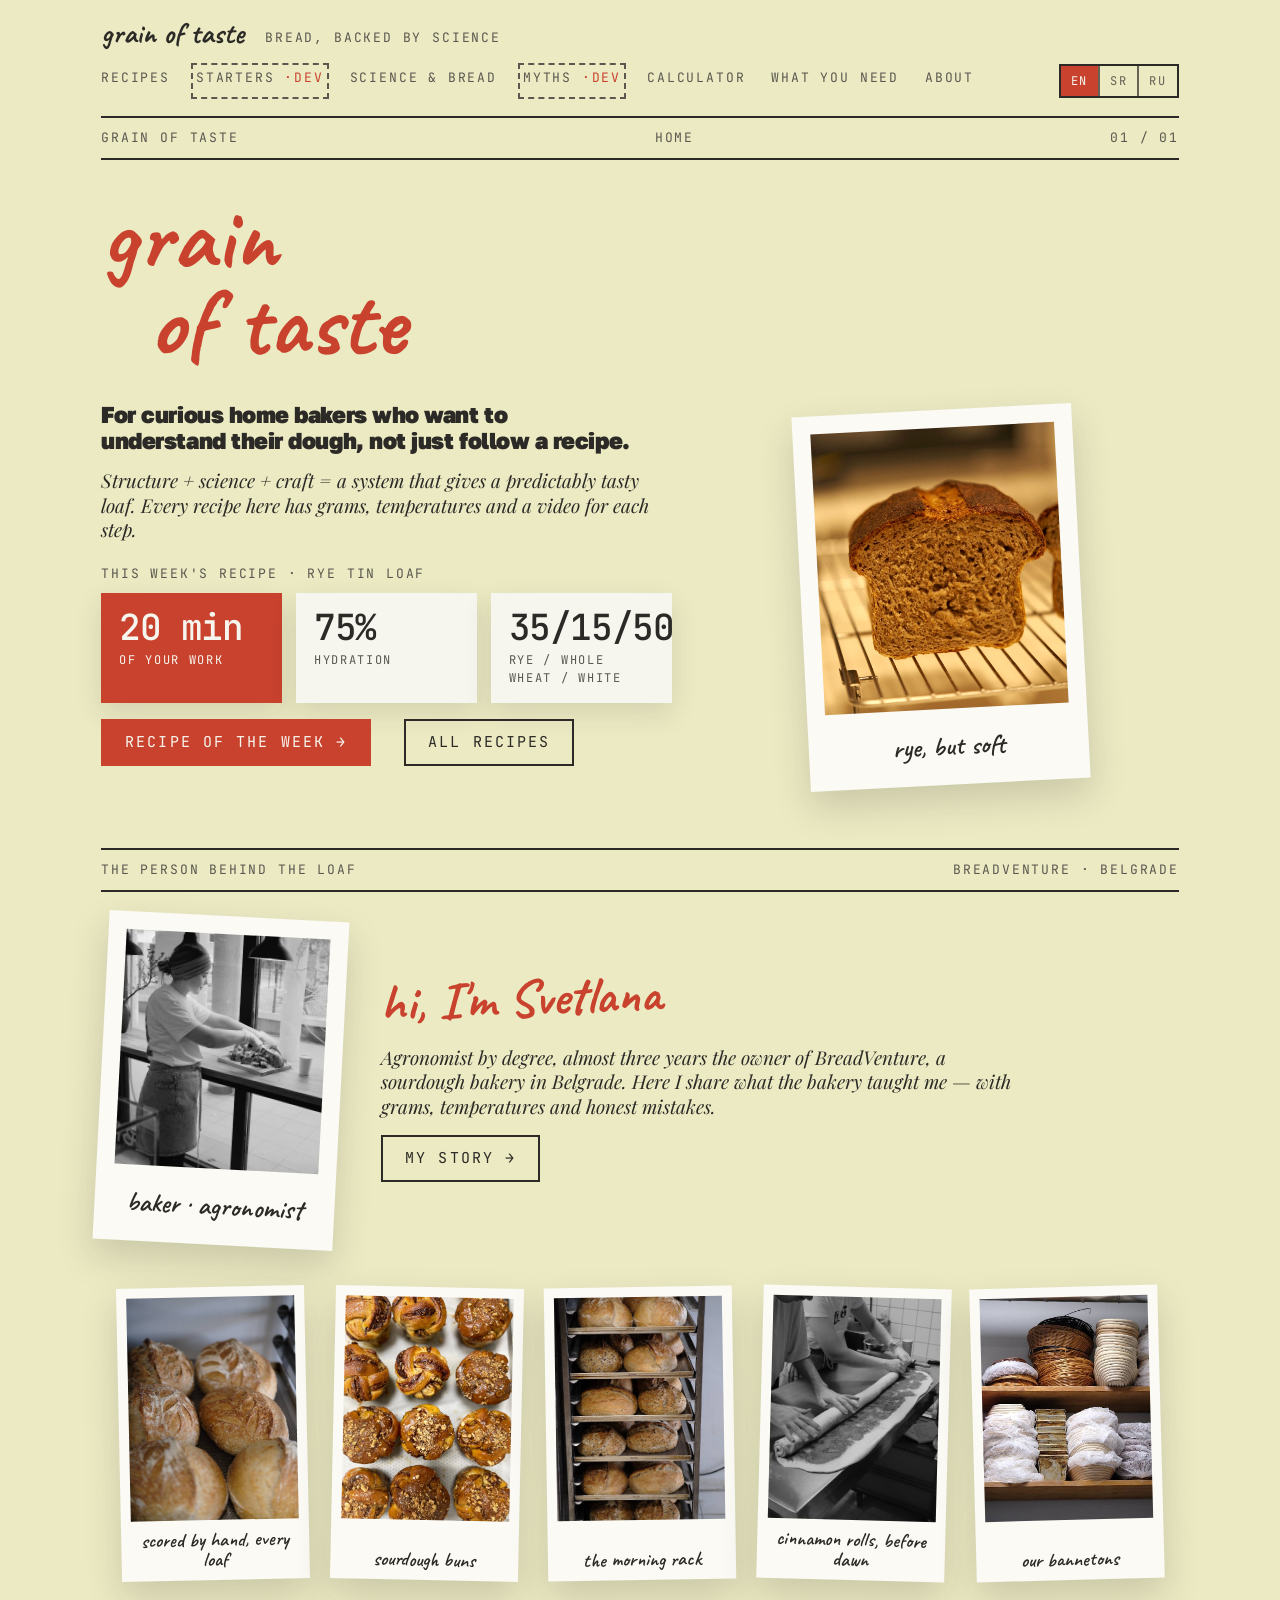
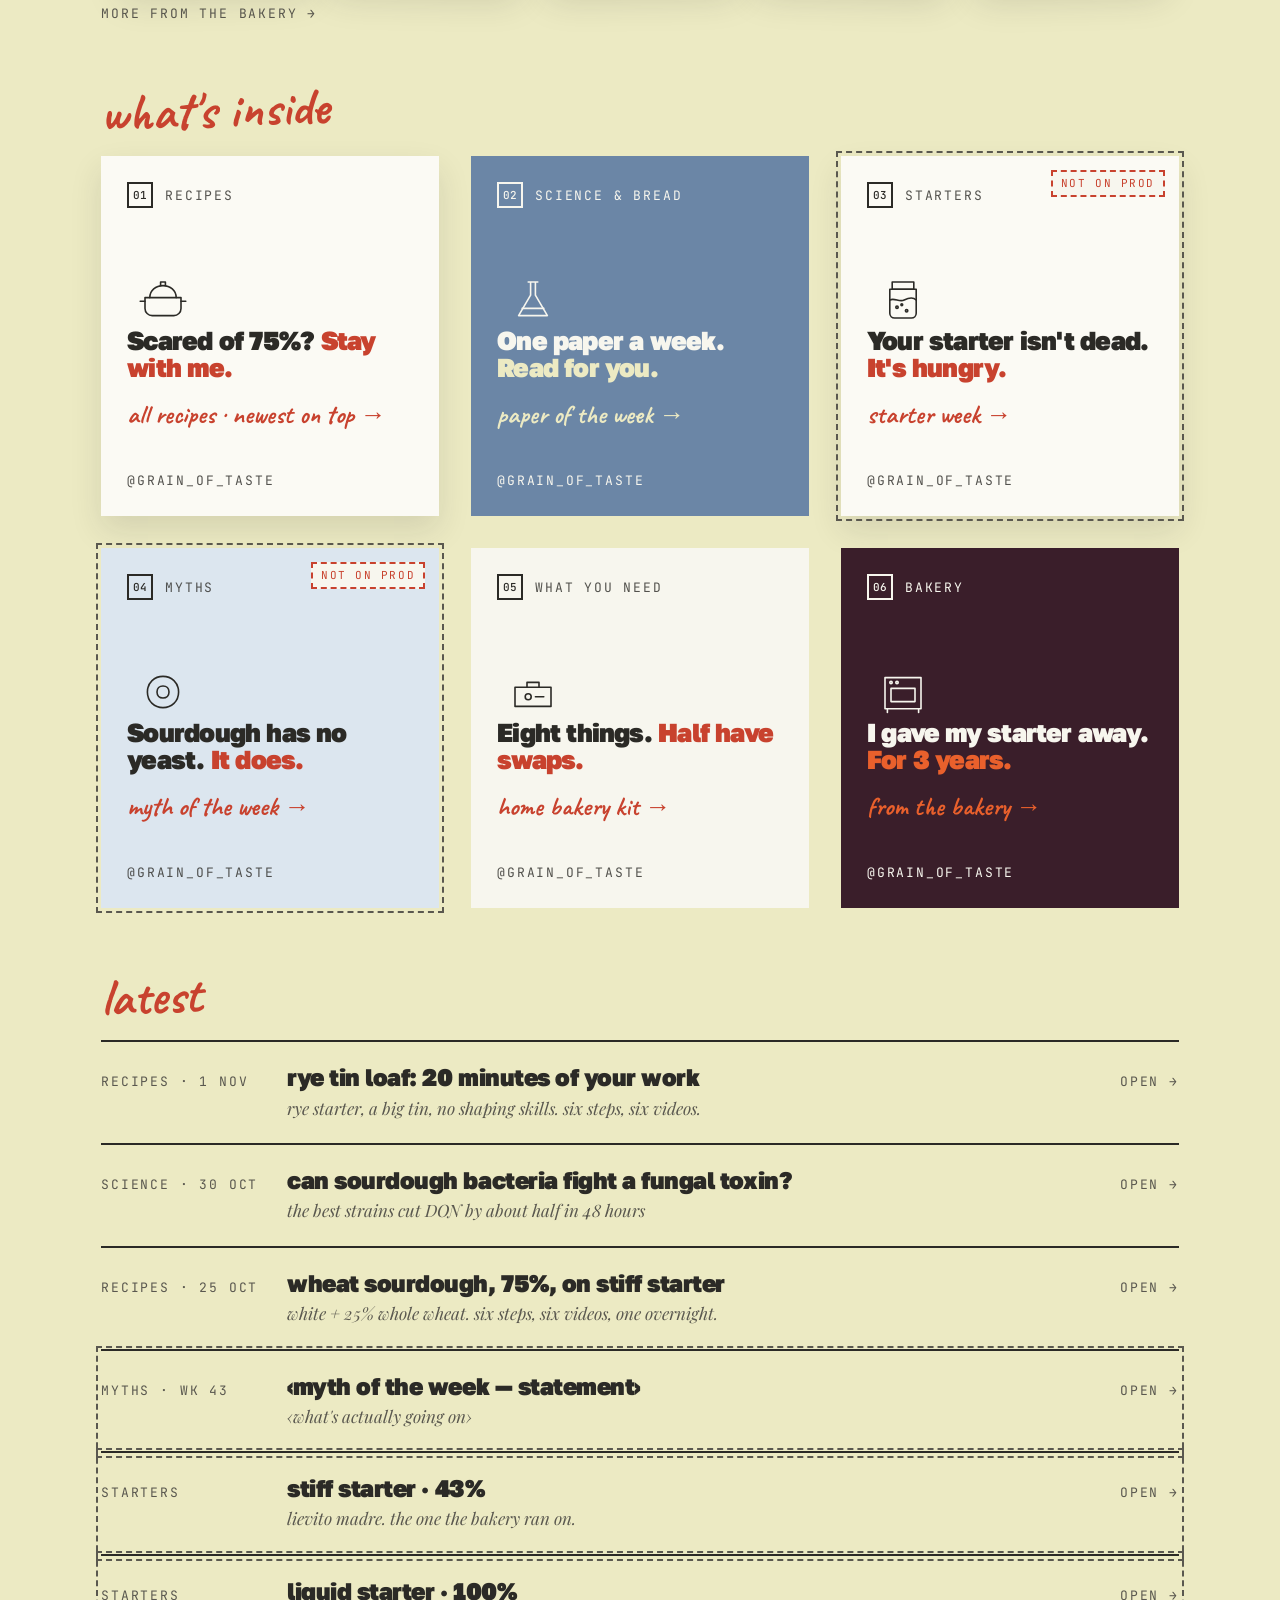
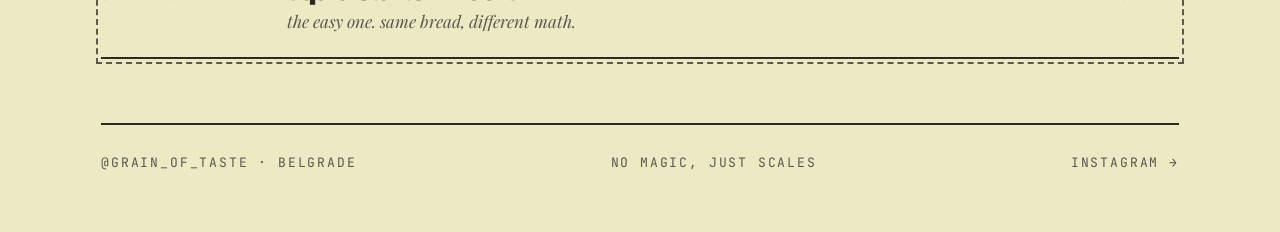
<file: index.html>
<!doctype html>
<html lang="en">
<head>
<meta charset="utf-8">
<meta name="viewport" content="width=device-width,initial-scale=1">
<link rel="icon" href="favicon.ico?v=3" sizes="any">
<link rel="icon" href="assets/favicon-32.png?v=3" sizes="32x32" type="image/png">
<link rel="icon" href="assets/icon-512.png?v=3" sizes="512x512" type="image/png">
<link rel="apple-touch-icon" href="assets/apple-touch-icon.png?v=3">
<link rel="mask-icon" href="assets/favicon.svg?v=3" color="#C8422E">
<link rel="icon" href="assets/favicon.svg?v=3" type="image/svg+xml">
<meta name="theme-color" content="#ECEAC3">
<title>grain of taste · bread, backed by science</title>
<meta name="description" content="Sourdough recipes, starters, a dough calculator and weekly bread science — from an agronomist who ran a bakery in Belgrade. No magic, just scales.">
<link rel="preconnect" href="https://fonts.googleapis.com"><link rel="preconnect" href="https://fonts.gstatic.com" crossorigin>
<link href="https://fonts.googleapis.com/css2?family=Caveat:wght@600;700&family=Playfair+Display:ital@1&family=JetBrains+Mono:wght@400;500&family=Golos+Text:wght@900&display=swap" rel="stylesheet">
<link rel="stylesheet" href="assets/style.css?v=16be8d1f">
</head>
<body class="yellow">
<div class="wrap">

<header class="site-header">
  <a class="brand" href="index.html">grain of taste <span>bread, backed by science</span></a>
  <nav class="main">
    <a href="recipes/index.html">recipes</a>
    <a href="recipes/stiff-starter-43.html">starters</a>
    <a href="science/index.html">science &amp; bread</a>
    <a href="myths/index.html">myths</a>
    <a href="calculator.html">calculator</a>
    <a href="what-you-need.html">what you need</a>
    <a href="about.html">about</a>
  </nav>
</header>

<div class="page-head"><span class="caps">grain of taste</span><span class="caps">home</span><span class="caps">01 / 01</span></div>

<section class="hero">
  <div class="title">grain <span>of taste</span></div>
  <div>
    <p class="lede">For curious home bakers who want to understand their dough, not just follow a recipe.</p>
    <p class="thought" style="margin-top:14px">Structure + science + craft = a system that gives a predictably tasty loaf. Every recipe here has grams, temperatures and a video for each step.</p>
    <!-- recipe of the week: the newest released recipe. data-needs = shown once that section is out; data-until = shown only until it is -->
    <div data-needs="rye">
    <p class="caps" style="margin:22px 0 -6px">this week's recipe · rye tin loaf</p>
    <div class="plates">
      <div class="plate accent"><span class="num">20 min</span><span class="caps">of your work</span></div>
      <div class="plate"><span class="num">75%</span><span class="caps">hydration</span></div>
      <div class="plate"><span class="num">35/15/50</span><span class="caps">rye / whole wheat / white</span></div>
    </div>
    <p><a class="btn fill" href="recipes/rye-tin-loaf.html">recipe of the week →</a> &nbsp; <a class="btn" href="recipes/index.html">all recipes</a></p>
    </div>
    <div data-until="rye">
    <p class="caps" style="margin:22px 0 -6px">this week's recipe · wheat sourdough</p>
    <div class="plates">
      <div class="plate"><span class="num">75%</span><span class="caps">dough hydration</span></div>
      <div class="plate"><span class="num">43%</span><span class="caps">stiff starter hydration</span></div>
      <div class="plate accent"><span class="num">23–25°</span><span class="caps">dough temp in my process</span></div>
    </div>
    <p><a class="btn fill" href="recipes/wheat-sourdough.html">recipe of the week →</a> &nbsp; <a class="btn" href="recipes/index.html">all recipes</a></p>
    </div>
  </div>
  <div style="text-align:center">
    <figure class="polaroid w320" style="margin:0" data-needs="rye">
      <img class="ph" src="photos/rye/cover.jpg" alt="rye tin loaf cut in half">
      <figcaption class="cap">rye, but soft</figcaption>
    </figure>
    <figure class="polaroid w320" style="margin:0" data-until="rye">
      <img class="ph" src="photos/hero.jpg" alt="" onerror="this.removeAttribute('src')">
      <figcaption class="cap">white + whole wheat</figcaption>
    </figure>
  </div>
</section>

<section class="author">
  <div class="page-head"><span class="caps">the person behind the loaf</span><span class="caps">BreadVenture · belgrade</span></div>
  <div class="author-row">
    <figure class="polaroid r w240" style="margin:0"><img class="ph" src="photos/about-bakery.jpg" alt="Svetlana cutting bread at the bakery counter"><figcaption class="cap">baker · agronomist</figcaption></figure>
    <div>
      <h2 class="hand tilt">hi, I'm Svetlana</h2>
      <p class="thought">Agronomist by degree, almost three years the owner of BreadVenture, a sourdough bakery in Belgrade. Here I share what the bakery taught me — with grams, temperatures and honest mistakes.</p>
      <p><a class="btn" href="about.html">my story →</a></p>
    </div>
  </div>
  <div class="strip">
      <figure class="polaroid" style="--t:-2deg"><img class="ph" src="photos/bakery/scored.jpg" alt="scored by hand, every loaf" loading="lazy"><figcaption class="cap">scored by hand, every loaf</figcaption></figure>
      <figure class="polaroid" style="--t:2deg"><img class="ph" src="photos/bakery/buns.jpg" alt="sourdough buns" loading="lazy"><figcaption class="cap">sourdough buns</figcaption></figure>
      <figure class="polaroid" style="--t:-1.5deg"><img class="ph" src="photos/bakery/rack.jpg" alt="the morning rack" loading="lazy"><figcaption class="cap">the morning rack</figcaption></figure>
      <figure class="polaroid" style="--t:2.5deg"><img class="ph" src="photos/bakery/rolling.jpg" alt="cinnamon rolls, before dawn" loading="lazy"><figcaption class="cap">cinnamon rolls, before dawn</figcaption></figure>
      <figure class="polaroid" style="--t:-2.5deg"><img class="ph" src="photos/bakery/bannetons.jpg" alt="our bannetons" loading="lazy"><figcaption class="cap">our bannetons</figcaption></figure>
  </div>
  <p><a class="caps arrow" href="about.html#bakery">more from the bakery</a></p>
</section>

<section>
  <h2 class="hand tilt">what's inside</h2>
  <div class="three">
    <a class="cover-card yellow" href="recipes/index.html">
      <div class="top"><span class="no">01</span><span class="caps">recipes</span></div>
      <span data-icon="pot" class="icon"></span>
      <p class="hook">Scared of 75%? <i>Stay with me.</i></p>
      <span class="series">all recipes · newest on top →</span>
      <div class="bottom"><span class="caps">@grain_of_taste</span></div>
    </a>
    <a class="cover-card blue" href="science/index.html">
      <div class="top"><span class="no">02</span><span class="caps">science &amp; bread</span></div>
      <span data-icon="flask" class="icon"></span>
      <p class="hook">One paper a week. <i>Read for you.</i></p>
      <span class="series">paper of the week →</span>
      <div class="bottom"><span class="caps">@grain_of_taste</span></div>
    </a>
    <a class="cover-card yellow" href="recipes/stiff-starter-43.html">
      <div class="top"><span class="no">03</span><span class="caps">starters</span></div>
      <span data-icon="jar" class="icon"></span>
      <p class="hook">Your starter isn't dead. <i>It's hungry.</i></p>
      <span class="series">starter week →</span>
      <div class="bottom"><span class="caps">@grain_of_taste</span></div>
    </a>
    <a class="cover-card sky" href="myths/index.html">
      <div class="top"><span class="no">04</span><span class="caps">myths</span></div>
      <span data-icon="window" class="icon"></span>
      <p class="hook">Sourdough has no yeast. <i>It does.</i></p>
      <span class="series">myth of the week →</span>
      <div class="bottom"><span class="caps">@grain_of_taste</span></div>
    </a>
    <a class="cover-card paper" href="what-you-need.html">
      <div class="top"><span class="no">05</span><span class="caps">what you need</span></div>
      <span data-icon="scale" class="icon"></span>
      <p class="hook">Eight things. <i>Half have swaps.</i></p>
      <span class="series">home bakery kit →</span>
      <div class="bottom"><span class="caps">@grain_of_taste</span></div>
    </a>
    <a class="cover-card plum" href="about.html">
      <div class="top"><span class="no">06</span><span class="caps">bakery</span></div>
      <span data-icon="oven" class="icon"></span>
      <p class="hook">I gave my starter away. <i>For 3 years.</i></p>
      <span class="series">from the bakery →</span>
      <div class="bottom"><span class="caps">@grain_of_taste</span></div>
    </a>
  </div>
</section>

<section>
  <h2 class="hand tilt">latest</h2>
  <!-- Add new posts at the top. caps = rubric · date -->
  <div class="posts">
    <a class="post" href="recipes/rye-tin-loaf.html"><span class="caps">recipes · 1 nov</span><div><div class="title">rye tin loaf: 20 minutes of your work</div><div class="sub">rye starter, a big tin, no shaping skills. six steps, six videos.</div></div><span class="caps arrow">open</span></a>
    <a class="post" href="science/2026-10-30-sourdough-vs-fusarium.html"><span class="caps">science · 30 oct</span><div><div class="title">can sourdough bacteria fight a fungal toxin?</div><div class="sub">the best strains cut DON by about half in 48 hours</div></div><span class="caps arrow">open</span></a>
    <a class="post" href="recipes/wheat-sourdough.html"><span class="caps">recipes · 25 oct</span><div><div class="title">wheat sourdough, 75%, on stiff starter</div><div class="sub">white + 25% whole wheat. six steps, six videos, one overnight.</div></div><span class="caps arrow">open</span></a>
    <a class="post" href="myths/myth-template.html"><span class="caps">myths · wk 43</span><div><div class="title">‹myth of the week — statement›</div><div class="sub">‹what's actually going on›</div></div><span class="caps arrow">open</span></a>
    <a class="post" href="recipes/stiff-starter-43.html"><span class="caps">starters</span><div><div class="title">stiff starter · 43%</div><div class="sub">lievito madre. the one the bakery ran on.</div></div><span class="caps arrow">open</span></a>
    <a class="post" href="recipes/liquid-starter-100.html"><span class="caps">starters</span><div><div class="title">liquid starter · 100%</div><div class="sub">the easy one. same bread, different math.</div></div><span class="caps arrow">open</span></a>
  </div>
</section>

<footer class="site-footer">
  <span class="caps">@grain_of_taste · belgrade</span>
  <span class="caps">no magic, just scales</span>
  <a class="caps" href="https://instagram.com/grain_of_taste">instagram →</a>
</footer>
</div>
<script src="assets/site.js?v=b93f59a7"></script>
<script src="assets/i18n.js?v=514ec1e2"></script>
<script src="assets/flags.js?v=26d8e759"></script>
<script src="assets/analytics.js?v=cc6729da"></script>
</body>
</html>
</file>
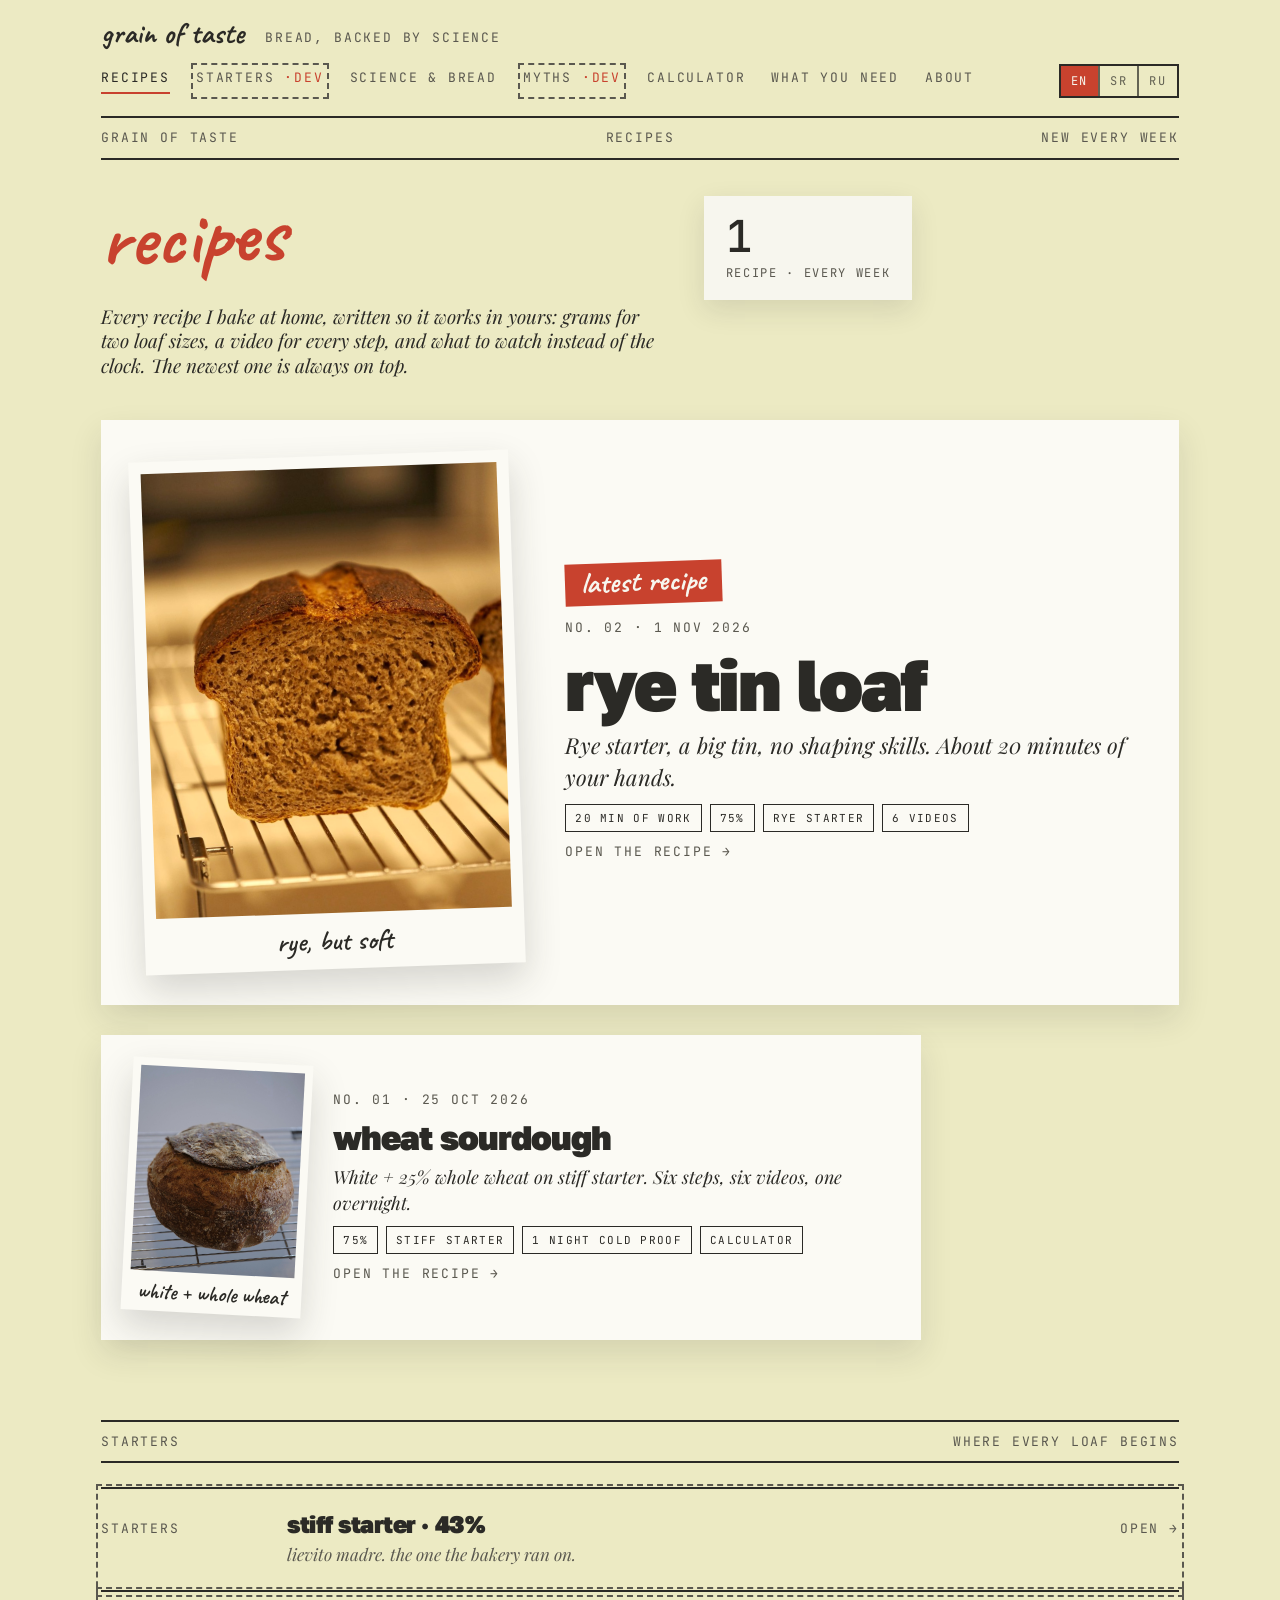
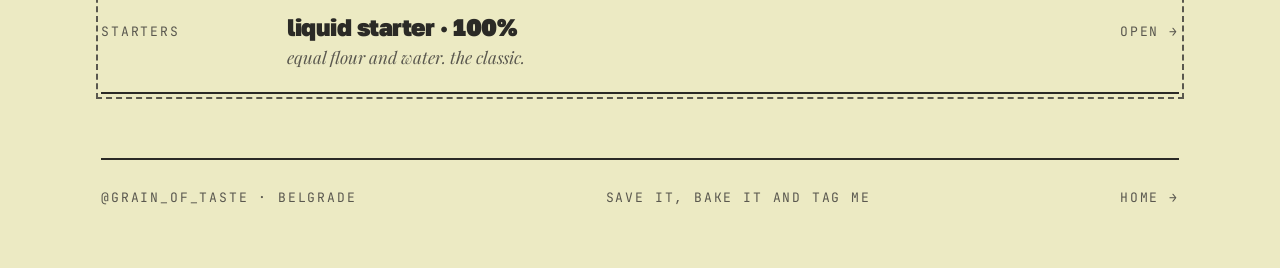
<file: recipes/index.html>
<!doctype html>
<html lang="en">
<head>
<meta charset="utf-8">
<meta name="viewport" content="width=device-width,initial-scale=1">
<link rel="icon" href="../favicon.ico?v=3" sizes="any">
<link rel="icon" href="../assets/favicon-32.png?v=3" sizes="32x32" type="image/png">
<link rel="icon" href="../assets/icon-512.png?v=3" sizes="512x512" type="image/png">
<link rel="apple-touch-icon" href="../assets/apple-touch-icon.png?v=3">
<link rel="mask-icon" href="../assets/favicon.svg?v=3" color="#C8422E">
<link rel="icon" href="../assets/favicon.svg?v=3" type="image/svg+xml">
<meta name="theme-color" content="#ECEAC3">
<title>recipes · grain of taste</title>
<meta name="description" content="All grain of taste recipes in one place: sourdough breads with grams for two loaf sizes, step-by-step videos and no magic, just scales.">
<link rel="preconnect" href="https://fonts.googleapis.com"><link rel="preconnect" href="https://fonts.gstatic.com" crossorigin>
<link href="https://fonts.googleapis.com/css2?family=Caveat:wght@600;700&family=Playfair+Display:ital@1&family=JetBrains+Mono:wght@400;500&family=Golos+Text:wght@900&display=swap" rel="stylesheet">
<link rel="stylesheet" href="../assets/style.css?v=16be8d1f">
</head>
<body class="yellow">
<div class="wrap">

<header class="site-header">
  <a class="brand" href="../index.html">grain of taste <span>bread, backed by science</span></a>
  <nav class="main">
    <a class="on" href="index.html">recipes</a>
    <a href="stiff-starter-43.html">starters</a>
    <a href="../science/index.html">science &amp; bread</a>
    <a href="../myths/index.html">myths</a>
    <a href="../calculator.html">calculator</a>
    <a href="../what-you-need.html">what you need</a>
    <a href="../about.html">about</a>
  </nav>
</header>

<div class="page-head"><span class="caps">grain of taste</span><span class="caps">recipes</span><span class="caps">new every week</span></div>

<div class="hero" style="padding-top:0">
  <div>
    <h1 class="hand tilt">recipes</h1>
    <p class="thought">Every recipe I bake at home, written so it works in yours: grams for two loaf sizes, a video for every step, and what to watch instead of the clock. The newest one is always on top.</p>
  </div>
  <div><div class="plate"><span class="num">1</span><span class="caps">recipe · every week</span></div></div>
</div>

<!-- ===== add a new recipe at the TOP of .rcp-list: the first visible card is shown big as "latest" ===== -->
<div class="rcp-list">
  <a class="rcp-card" href="rye-tin-loaf.html">
    <figure class="polaroid"><img class="ph" src="../photos/rye/cover.jpg" alt="rye tin loaf cut in half" loading="lazy"><figcaption class="cap">rye, but soft</figcaption></figure>
    <div class="rcp-text">
      <span class="rcp-new hand">latest recipe</span>
      <span class="caps">no. 02 · 1 nov 2026</span>
      <div class="rcp-title">rye tin loaf</div>
      <p class="rcp-sub">Rye starter, a big tin, no shaping skills. About 20 minutes of your hands.</p>
      <div class="rcp-tags"><span>20 min of work</span><span>75%</span><span>rye starter</span><span>6 videos</span></div>
      <span class="caps arrow">open the recipe</span>
    </div>
  </a>
  <a class="rcp-card" href="wheat-sourdough.html">
    <figure class="polaroid r"><img class="ph" src="../photos/wheat-cover.jpg" alt="wheat sourdough loaf" loading="lazy"><figcaption class="cap">white + whole wheat</figcaption></figure>
    <div class="rcp-text">
      <span class="rcp-new hand">latest recipe</span>
      <span class="caps">no. 01 · 25 oct 2026</span>
      <div class="rcp-title">wheat sourdough</div>
      <p class="rcp-sub">White + 25% whole wheat on stiff starter. Six steps, six videos, one overnight.</p>
      <div class="rcp-tags"><span>75%</span><span>stiff starter</span><span>1 night cold proof</span><span>calculator</span></div>
      <span class="caps arrow">open the recipe</span>
    </div>
  </a>
</div>

<section data-needs="starters" style="padding-top:40px">
  <div class="page-head"><span class="caps">starters</span><span class="caps">where every loaf begins</span></div>
  <div class="posts">
    <a class="post" href="stiff-starter-43.html"><span class="caps">starters</span><div><div class="title">stiff starter · 43%</div><div class="sub">lievito madre. the one the bakery ran on.</div></div><span class="caps arrow">open</span></a>
    <a class="post" href="liquid-starter-100.html"><span class="caps">starters</span><div><div class="title">liquid starter · 100%</div><div class="sub">equal flour and water. the classic.</div></div><span class="caps arrow">open</span></a>
  </div>
</section>

<footer class="site-footer">
  <span class="caps">@grain_of_taste · belgrade</span>
  <span class="caps">save it, bake it and tag me</span>
  <a class="caps" href="../index.html">home →</a>
</footer>
</div>
<script src="../assets/site.js?v=b93f59a7"></script>
<script src="../assets/i18n.js?v=514ec1e2"></script>
<script src="../assets/flags.js?v=26d8e759"></script>
<script src="../assets/analytics.js?v=cc6729da"></script>
</body>
</html>
</file>
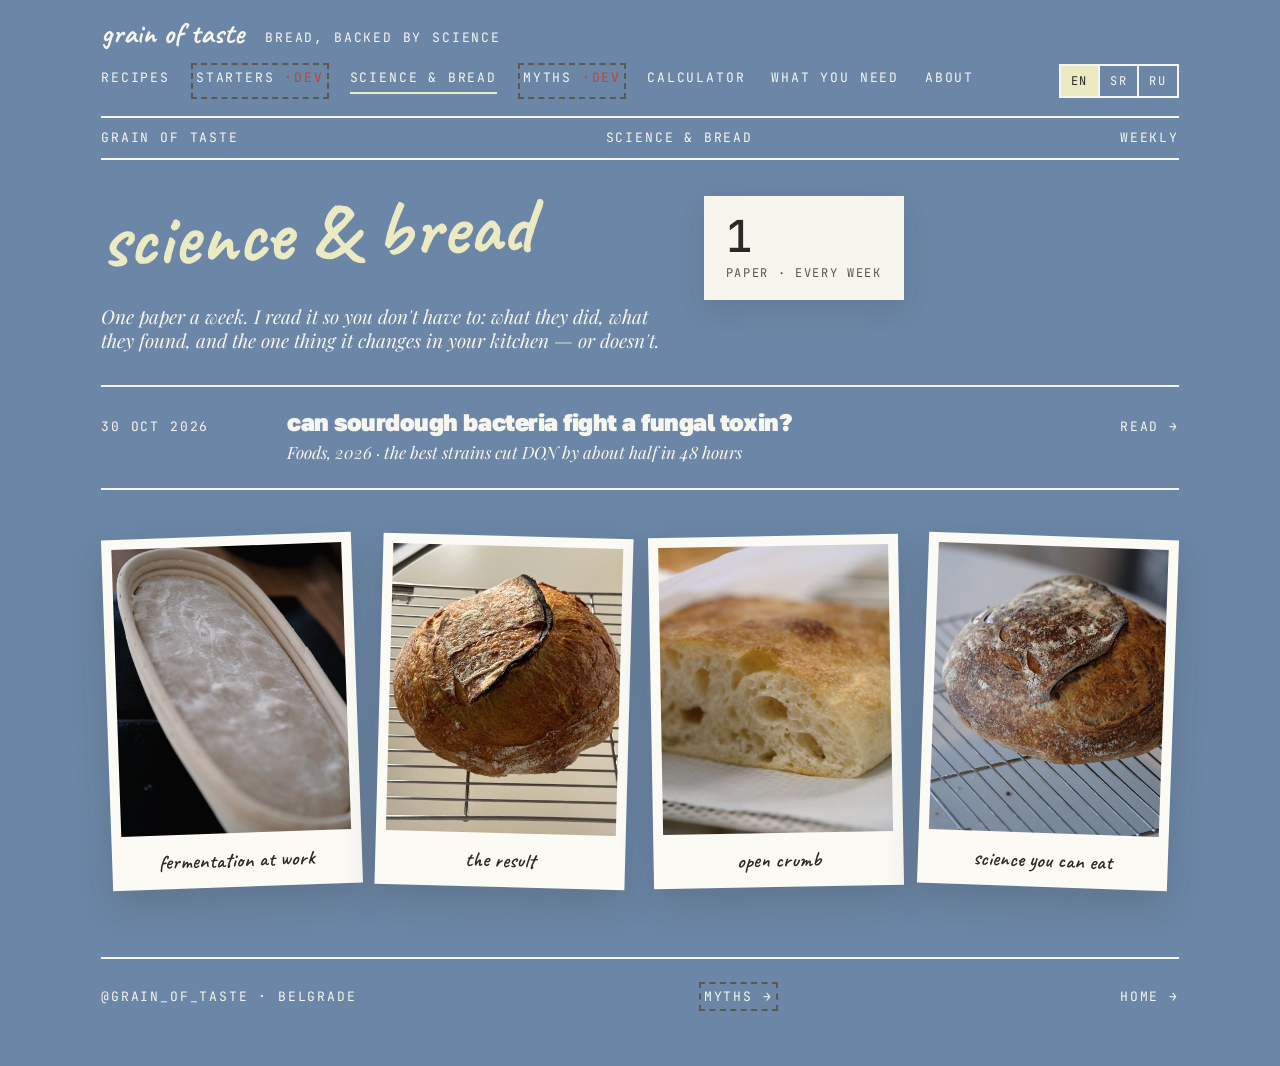
<file: science/index.html>
<!doctype html>
<html lang="en">
<head>
<meta charset="utf-8">
<meta name="viewport" content="width=device-width,initial-scale=1">
<link rel="icon" href="../favicon.ico?v=3" sizes="any">
<link rel="icon" href="../assets/favicon-32.png?v=3" sizes="32x32" type="image/png">
<link rel="icon" href="../assets/icon-512.png?v=3" sizes="512x512" type="image/png">
<link rel="apple-touch-icon" href="../assets/apple-touch-icon.png?v=3">
<link rel="mask-icon" href="../assets/favicon.svg?v=3" color="#C8422E">
<link rel="icon" href="../assets/favicon.svg?v=3" type="image/svg+xml">
<meta name="theme-color" content="#ECEAC3">
<title>science &amp; bread · grain of taste</title>
<meta name="description" content="One bread science paper a week, read and explained by an agronomist who baked for a living. What it says, what it means for your loaf.">
<link rel="preconnect" href="https://fonts.googleapis.com"><link rel="preconnect" href="https://fonts.gstatic.com" crossorigin>
<link href="https://fonts.googleapis.com/css2?family=Caveat:wght@600;700&family=Playfair+Display:ital@1&family=JetBrains+Mono:wght@400;500&family=Golos+Text:wght@900&display=swap" rel="stylesheet">
<link rel="stylesheet" href="../assets/style.css?v=16be8d1f">
</head>
<body class="blue">
<div class="wrap">

<header class="site-header">
  <a class="brand" href="../index.html">grain of taste <span>bread, backed by science</span></a>
  <nav class="main">
    <a href="../recipes/index.html">recipes</a>
    <a href="../recipes/stiff-starter-43.html">starters</a>
    <a class="on" href="index.html">science &amp; bread</a>
    <a href="../myths/index.html">myths</a>
    <a href="../calculator.html">calculator</a>
    <a href="../what-you-need.html">what you need</a>
    <a href="../about.html">about</a>
  </nav>
</header>

<div class="page-head"><span class="caps">grain of taste</span><span class="caps">science &amp; bread</span><span class="caps">weekly</span></div>

<div class="hero" style="padding-top:0">
  <div>
    <h1 class="hand tilt">science &amp; bread</h1>
    <p class="thought">One paper a week. I read it so you don't have to: what they did, what they found, and the one thing it changes in your kitchen — or doesn't.</p>
  </div>
  <div><div class="plate"><span class="num">1</span><span class="caps">paper · every week</span></div></div>
</div>

<!-- ===== add a new review at the top: copy a .post row, point it at the new file ===== -->
<div class="posts">
  <a class="post" href="2026-10-30-sourdough-vs-fusarium.html"><span class="caps">30 oct 2026</span><div><div class="title">can sourdough bacteria fight a fungal toxin?</div><div class="sub">Foods, 2026 · the best strains cut DON by about half in 48 hours</div></div><span class="caps arrow">read</span></a>
</div>

<div class="sci-row four">
  <figure class="polaroid" style="--t:-2deg"><img class="ph" src="../photos/science/dough-banneton.jpg" alt="dough proofing in a banneton" loading="lazy"><figcaption class="cap">fermentation at work</figcaption></figure>
  <figure class="polaroid" style="--t:1.5deg"><img class="ph" src="../photos/science/loaf-rack-home.jpg" alt="sourdough loaf on a cooling rack" loading="lazy"><figcaption class="cap">the result</figcaption></figure>
  <figure class="polaroid" style="--t:-1deg"><img class="ph" src="../photos/science/focaccia-crumb.jpg" alt="open crumb of sourdough focaccia" loading="lazy"><figcaption class="cap">open crumb</figcaption></figure>
  <figure class="polaroid" style="--t:2deg"><img class="ph" src="../photos/science/loaf-leaves.jpg" alt="sourdough loaf with a leaf scoring pattern" loading="lazy"><figcaption class="cap">science you can eat</figcaption></figure>
</div>

<footer class="site-footer">
  <span class="caps">@grain_of_taste · belgrade</span>
  <a class="caps arrow" href="../myths/index.html">myths</a>
  <a class="caps" href="../index.html">home →</a>
</footer>
</div>
<script src="../assets/site.js?v=b93f59a7"></script>
<script src="../assets/i18n.js?v=514ec1e2"></script>
<script src="../assets/flags.js?v=26d8e759"></script>
<script src="../assets/analytics.js?v=cc6729da"></script>
</body>
</html>
</file>
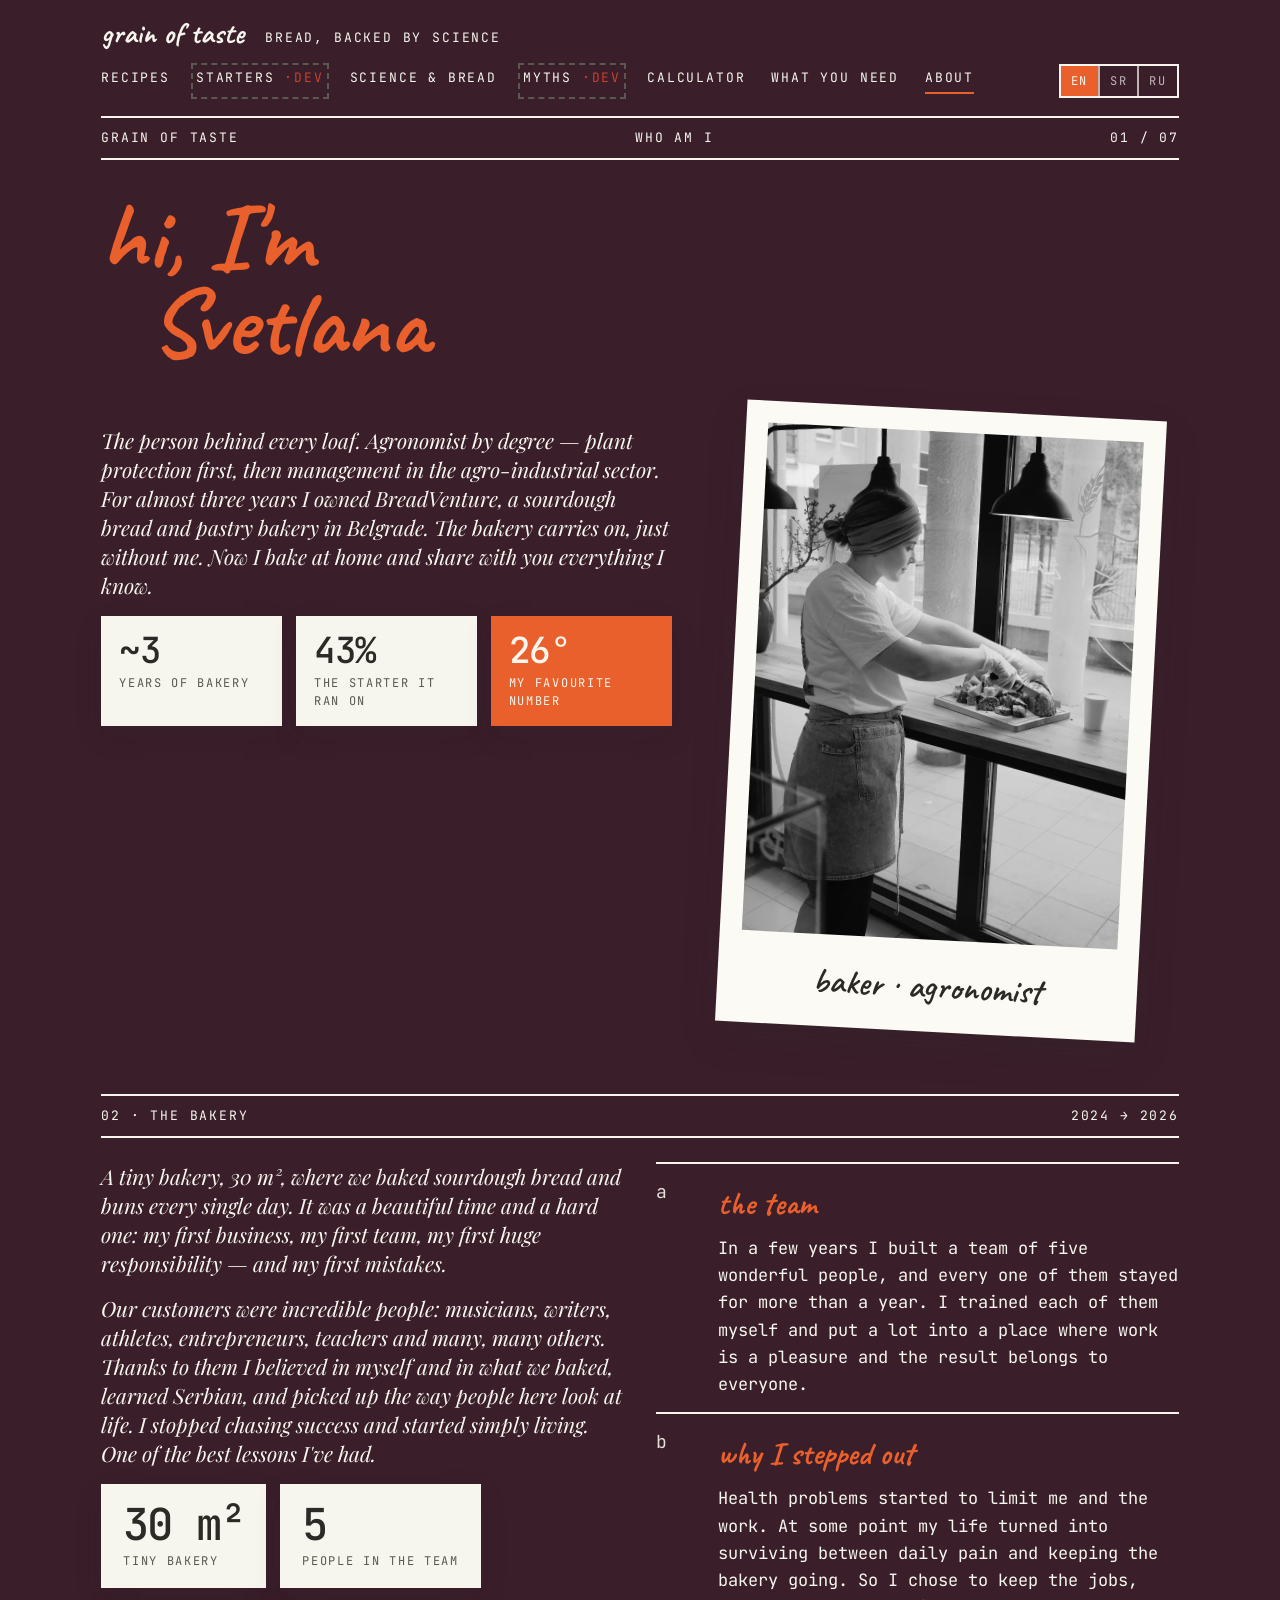
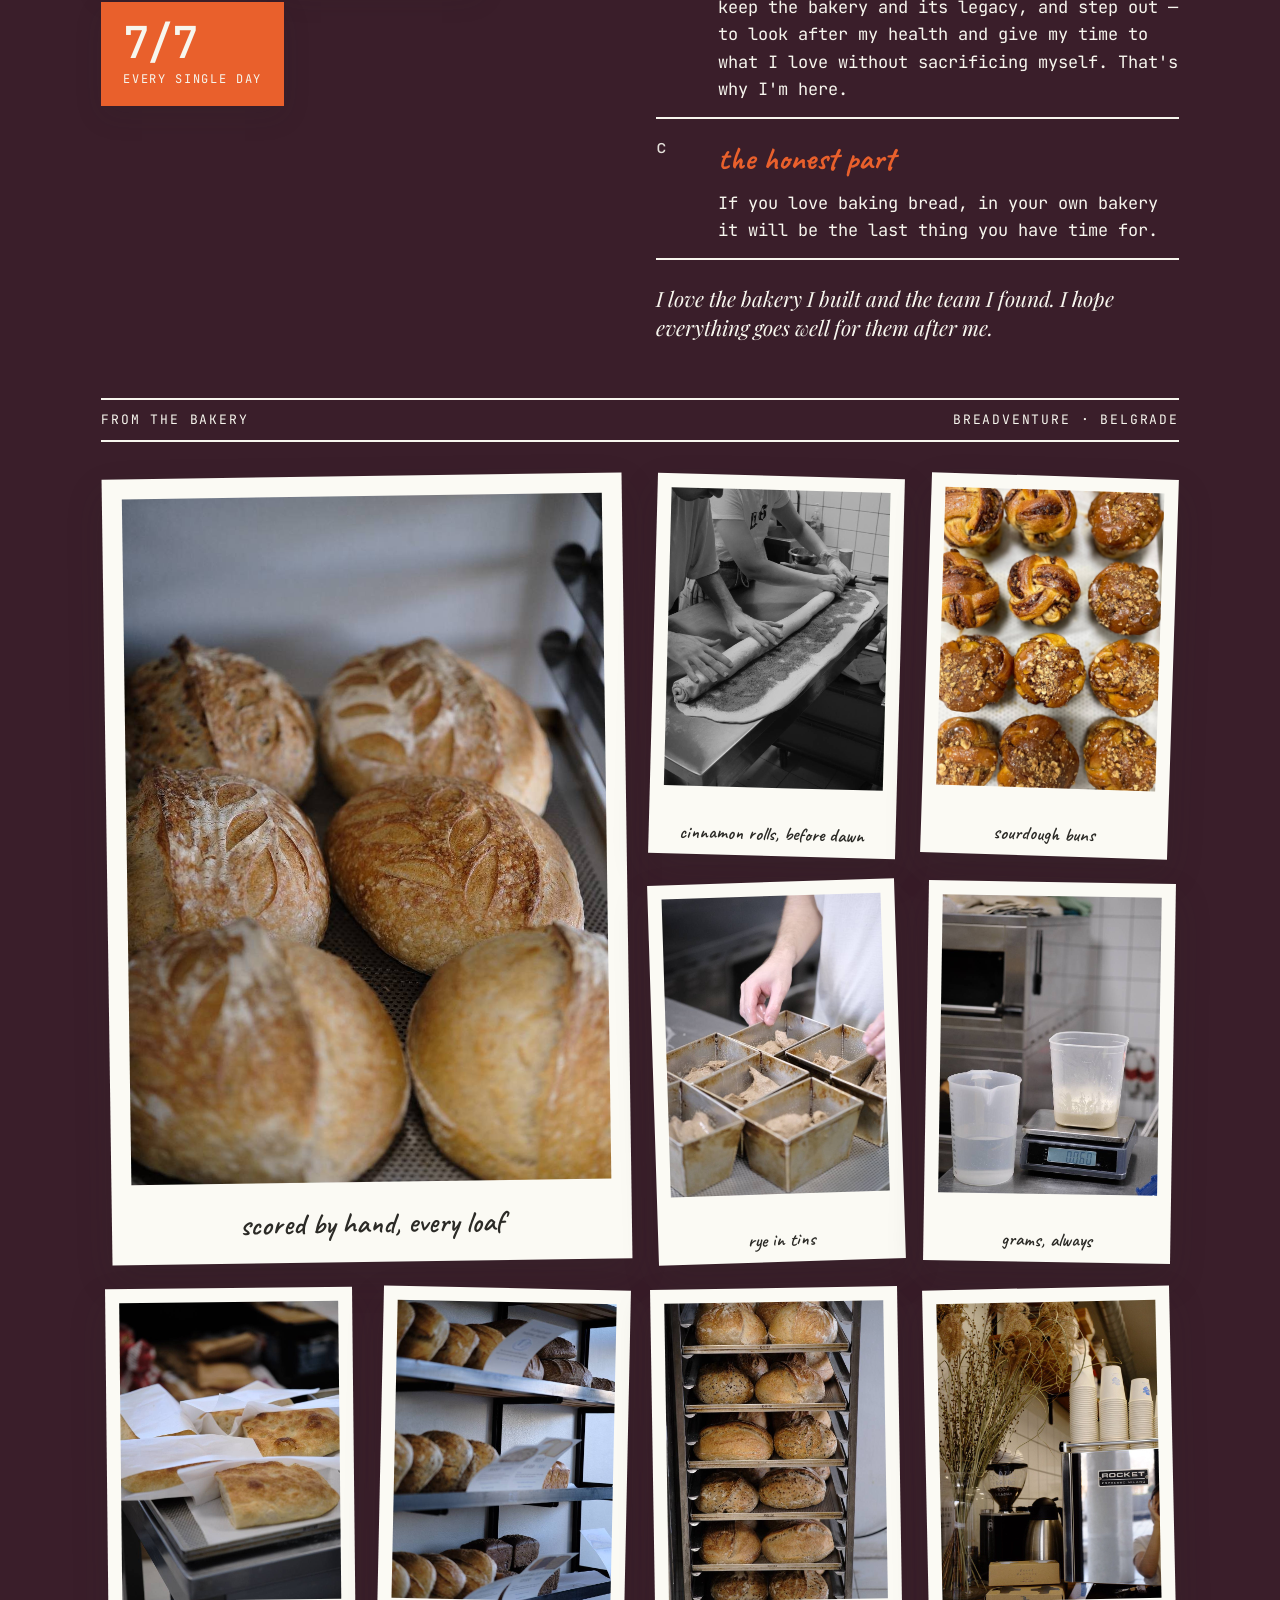
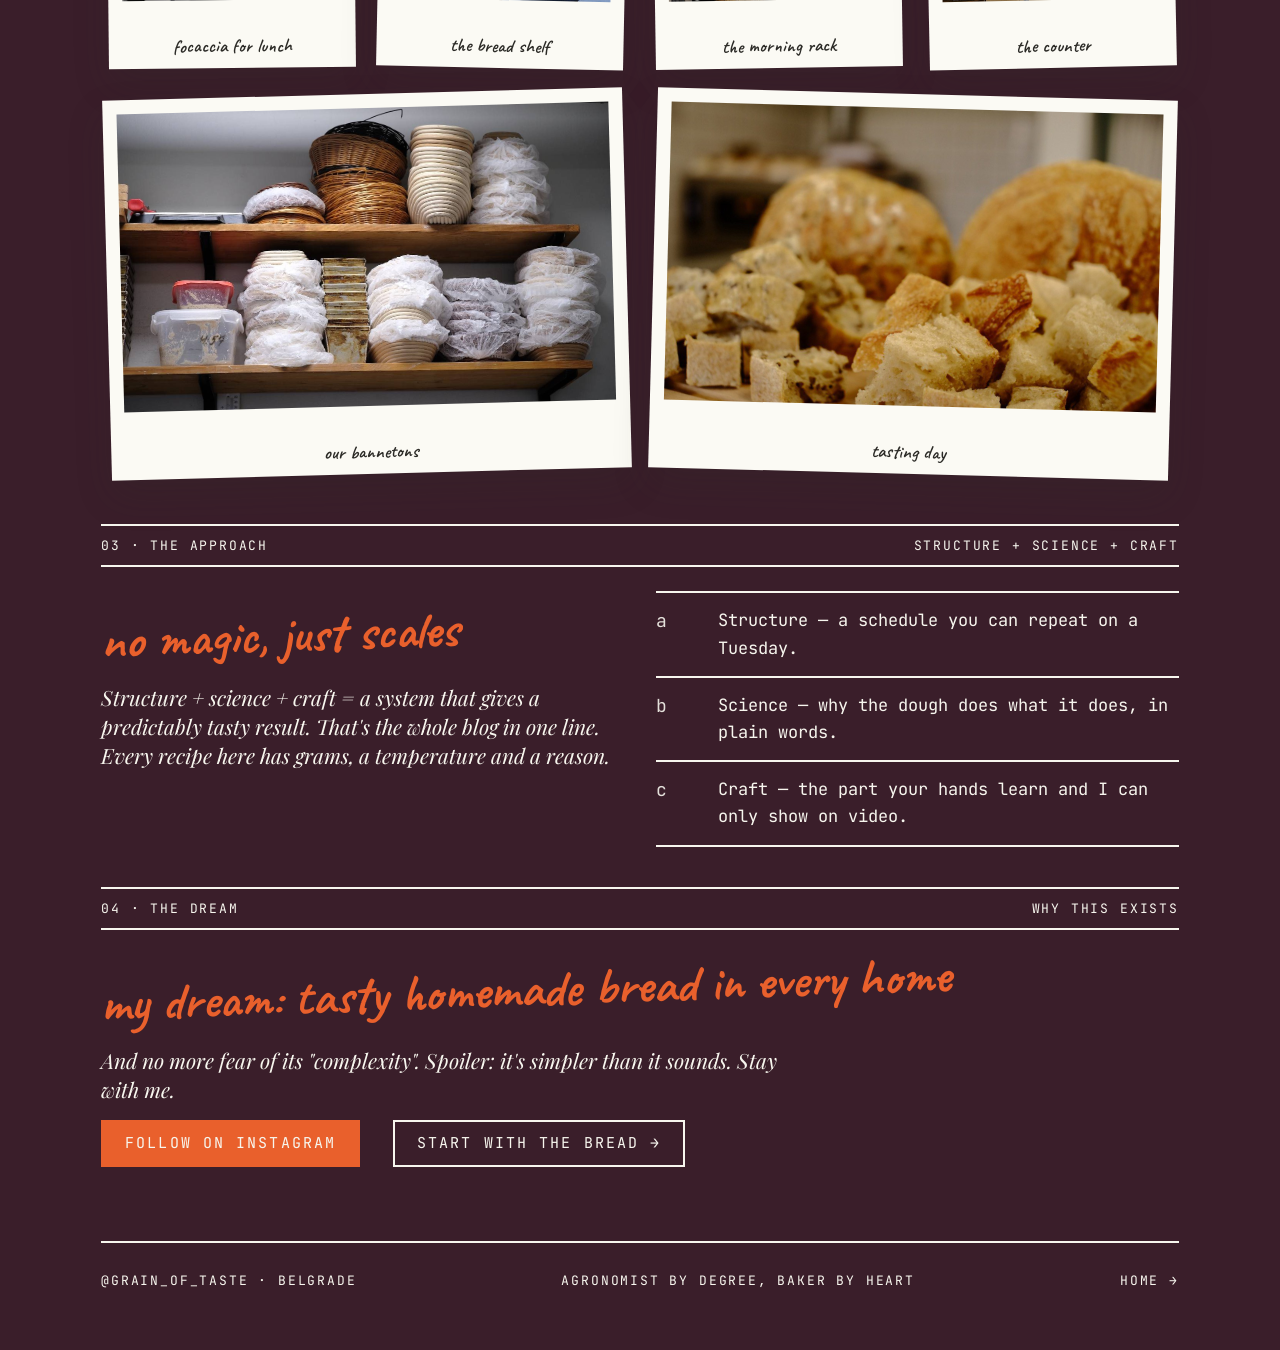
<file: about.html>
<!doctype html>
<html lang="en">
<head>
<meta charset="utf-8">
<meta name="viewport" content="width=device-width,initial-scale=1">
<link rel="icon" href="favicon.ico?v=3" sizes="any">
<link rel="icon" href="assets/favicon-32.png?v=3" sizes="32x32" type="image/png">
<link rel="icon" href="assets/icon-512.png?v=3" sizes="512x512" type="image/png">
<link rel="apple-touch-icon" href="assets/apple-touch-icon.png?v=3">
<link rel="mask-icon" href="assets/favicon.svg?v=3" color="#C8422E">
<link rel="icon" href="assets/favicon.svg?v=3" type="image/svg+xml">
<meta name="theme-color" content="#ECEAC3">
<title>who am I · grain of taste</title>
<meta name="description" content="Svetlana — agronomist by degree, baker by heart. Three years running a sourdough bakery in Belgrade. Now baking at home and sharing everything.">
<link rel="preconnect" href="https://fonts.googleapis.com"><link rel="preconnect" href="https://fonts.gstatic.com" crossorigin>
<link href="https://fonts.googleapis.com/css2?family=Caveat:wght@600;700&family=Playfair+Display:ital@1&family=JetBrains+Mono:wght@400;500&family=Golos+Text:wght@900&display=swap" rel="stylesheet">
<link rel="stylesheet" href="assets/style.css?v=16be8d1f">
</head>
<body class="plum">
<div class="wrap">

<header class="site-header">
  <a class="brand" href="index.html">grain of taste <span>bread, backed by science</span></a>
  <nav class="main">
    <a href="recipes/index.html">recipes</a>
    <a href="recipes/stiff-starter-43.html">starters</a>
    <a href="science/index.html">science &amp; bread</a>
    <a href="myths/index.html">myths</a>
    <a href="calculator.html">calculator</a>
    <a href="what-you-need.html">what you need</a>
    <a class="on" href="about.html">about</a>
  </nav>
</header>

<div class="page-head"><span class="caps">grain of taste</span><span class="caps">who am I</span><span class="caps">01 / 07</span></div>

<section class="hero" style="padding-top:0">
  <div class="title" style="color:var(--orange)">hi, I'm <span>Svetlana</span></div>
  <div>
    <p class="thought" style="margin-top:28px">The person behind every loaf. Agronomist by degree — plant protection first, then management in the agro-industrial sector. For almost three years I owned BreadVenture, a sourdough bread and pastry bakery in Belgrade. The bakery carries on, just without me. Now I bake at home and share with you everything I know.</p>
    <div class="plates">
      <div class="plate"><span class="num">~3</span><span class="caps">years of bakery</span></div>
      <div class="plate"><span class="num">43%</span><span class="caps">the starter it ran on</span></div>
      <div class="plate accent"><span class="num">26°</span><span class="caps">my favourite number</span></div>
    </div>
  </div>
  <div style="text-align:center">
    <figure class="polaroid r w320 me" style="margin:0">
      <img class="ph" src="photos/about-bakery.jpg" alt="Svetlana cutting bread at the bakery counter" style="aspect-ratio:4/5.4">
      <figcaption class="cap">baker · agronomist</figcaption>
    </figure>
  </div>
</section>

<section>
  <div class="page-head"><span class="caps">02 · the bakery</span><span class="caps">2024 → 2026</span></div>
  <div class="two">
    <div>
      <p class="thought">A tiny bakery, 30 m², where we baked sourdough bread and buns every single day. It was a beautiful time and a hard one: my first business, my first team, my first huge responsibility — and my first mistakes.</p>
      <p class="thought">Our customers were incredible people: musicians, writers, athletes, entrepreneurs, teachers and many, many others. Thanks to them I believed in myself and in what we baked, learned Serbian, and picked up the way people here look at life. I stopped chasing success and started simply living. One of the best lessons I've had.</p>
      <div class="plates">
        <div class="plate"><span class="num">30 m²</span><span class="caps">tiny bakery</span></div>
        <div class="plate"><span class="num">5</span><span class="caps">people in the team</span></div>
        <div class="plate accent"><span class="num">7/7</span><span class="caps">every single day</span></div>
      </div>
    </div>
    <div>
      <ol class="list bakery-list">
        <li><b>a</b><span><strong>the team</strong> In a few years I built a team of five wonderful people, and every one of them stayed for more than a year. I trained each of them myself and put a lot into a place where work is a pleasure and the result belongs to everyone.</span></li>
        <li><b>b</b><span><strong>why I stepped out</strong> Health problems started to limit me and the work. At some point my life turned into surviving between daily pain and keeping the bakery going. So I chose to keep the jobs, keep the bakery and its legacy, and step out — to look after my health and give my time to what I love without sacrificing myself. That's why I'm here.</span></li>
        <li><b>c</b><span><strong>the honest part</strong> If you love baking bread, in your own bakery it will be the last thing you have time for.</span></li>
      </ol>
      <p class="thought" style="margin-top:24px">I love the bakery I built and the team I found. I hope everything goes well for them after me.</p>
    </div>
  </div>
</section>

<section class="gallery-sec" id="bakery">
  <div class="page-head"><span class="caps">from the bakery</span><span class="caps">BreadVenture · belgrade</span></div>
  <div class="gallery">
    <figure class="polaroid big" style="--t:-2deg"><img class="ph" src="photos/bakery/scored.jpg" alt="scored by hand, every loaf" loading="lazy"><figcaption class="cap">scored by hand, every loaf</figcaption></figure>
    <figure class="polaroid" style="--t:2.5deg"><img class="ph" src="photos/bakery/rolling.jpg" alt="cinnamon rolls, before dawn" loading="lazy"><figcaption class="cap">cinnamon rolls, before dawn</figcaption></figure>
    <figure class="polaroid" style="--t:3deg"><img class="ph" src="photos/bakery/buns.jpg" alt="sourdough buns" loading="lazy"><figcaption class="cap">sourdough buns</figcaption></figure>
    <figure class="polaroid" style="--t:-3deg"><img class="ph" src="photos/bakery/rye-tins.jpg" alt="rye in tins" loading="lazy"><figcaption class="cap">rye in tins</figcaption></figure>
    <figure class="polaroid" style="--t:1.5deg"><img class="ph" src="photos/bakery/scale.jpg" alt="grams, always" loading="lazy"><figcaption class="cap">grams, always</figcaption></figure>
    <figure class="polaroid" style="--t:-1deg"><img class="ph" src="photos/bakery/focaccia.jpg" alt="focaccia for lunch" loading="lazy"><figcaption class="cap">focaccia for lunch</figcaption></figure>
    <figure class="polaroid" style="--t:2deg"><img class="ph" src="photos/bakery/shelf.jpg" alt="the bread shelf" loading="lazy"><figcaption class="cap">the bread shelf</figcaption></figure>
    <figure class="polaroid" style="--t:-1.5deg"><img class="ph" src="photos/bakery/rack.jpg" alt="the morning rack" loading="lazy"><figcaption class="cap">the morning rack</figcaption></figure>
    <figure class="polaroid" style="--t:-2deg"><img class="ph" src="photos/bakery/counter.jpg" alt="the counter" loading="lazy"><figcaption class="cap">the counter</figcaption></figure>
    <figure class="polaroid land" style="--t:-2.5deg"><img class="ph" src="photos/bakery/bannetons.jpg" alt="our bannetons" loading="lazy"><figcaption class="cap">our bannetons</figcaption></figure>
    <figure class="polaroid land" style="--t:2.5deg"><img class="ph" src="photos/bakery/crumb.jpg" alt="tasting day" loading="lazy"><figcaption class="cap">tasting day</figcaption></figure>
  </div>
</section>

<section>
  <div class="page-head"><span class="caps">03 · the approach</span><span class="caps">structure + science + craft</span></div>
  <div class="two">
    <div>
      <h2 class="hand tilt">no magic, just scales</h2>
      <p class="thought">Structure + science + craft = a system that gives a predictably tasty result. That's the whole blog in one line. Every recipe here has grams, a temperature and a reason.</p>
    </div>
    <ol class="list">
      <li><b>a</b>Structure — a schedule you can repeat on a Tuesday.</li>
      <li><b>b</b>Science — why the dough does what it does, in plain words.</li>
      <li><b>c</b>Craft — the part your hands learn and I can only show on video.</li>
    </ol>
  </div>
</section>

<section>
  <div class="page-head"><span class="caps">04 · the dream</span><span class="caps">why this exists</span></div>
  <h2 class="hand tilt" style="color:var(--orange)">my dream: tasty homemade bread in every home</h2>
  <p class="thought">And no more fear of its "complexity". Spoiler: it's simpler than it sounds. Stay with me.</p>
  <p><a class="btn fill" href="https://instagram.com/grain_of_taste">follow on instagram</a> &nbsp; <a class="btn" href="recipes/wheat-sourdough.html">start with the bread →</a></p>
</section>

<footer class="site-footer">
  <span class="caps">@grain_of_taste · belgrade</span>
  <span class="caps">agronomist by degree, baker by heart</span>
  <a class="caps" href="index.html">home →</a>
</footer>
</div>
<script src="assets/site.js?v=b93f59a7"></script>
<script src="assets/i18n.js?v=514ec1e2"></script>
<script src="assets/flags.js?v=26d8e759"></script>
<script src="assets/analytics.js?v=cc6729da"></script>
</body>
</html>
</file>
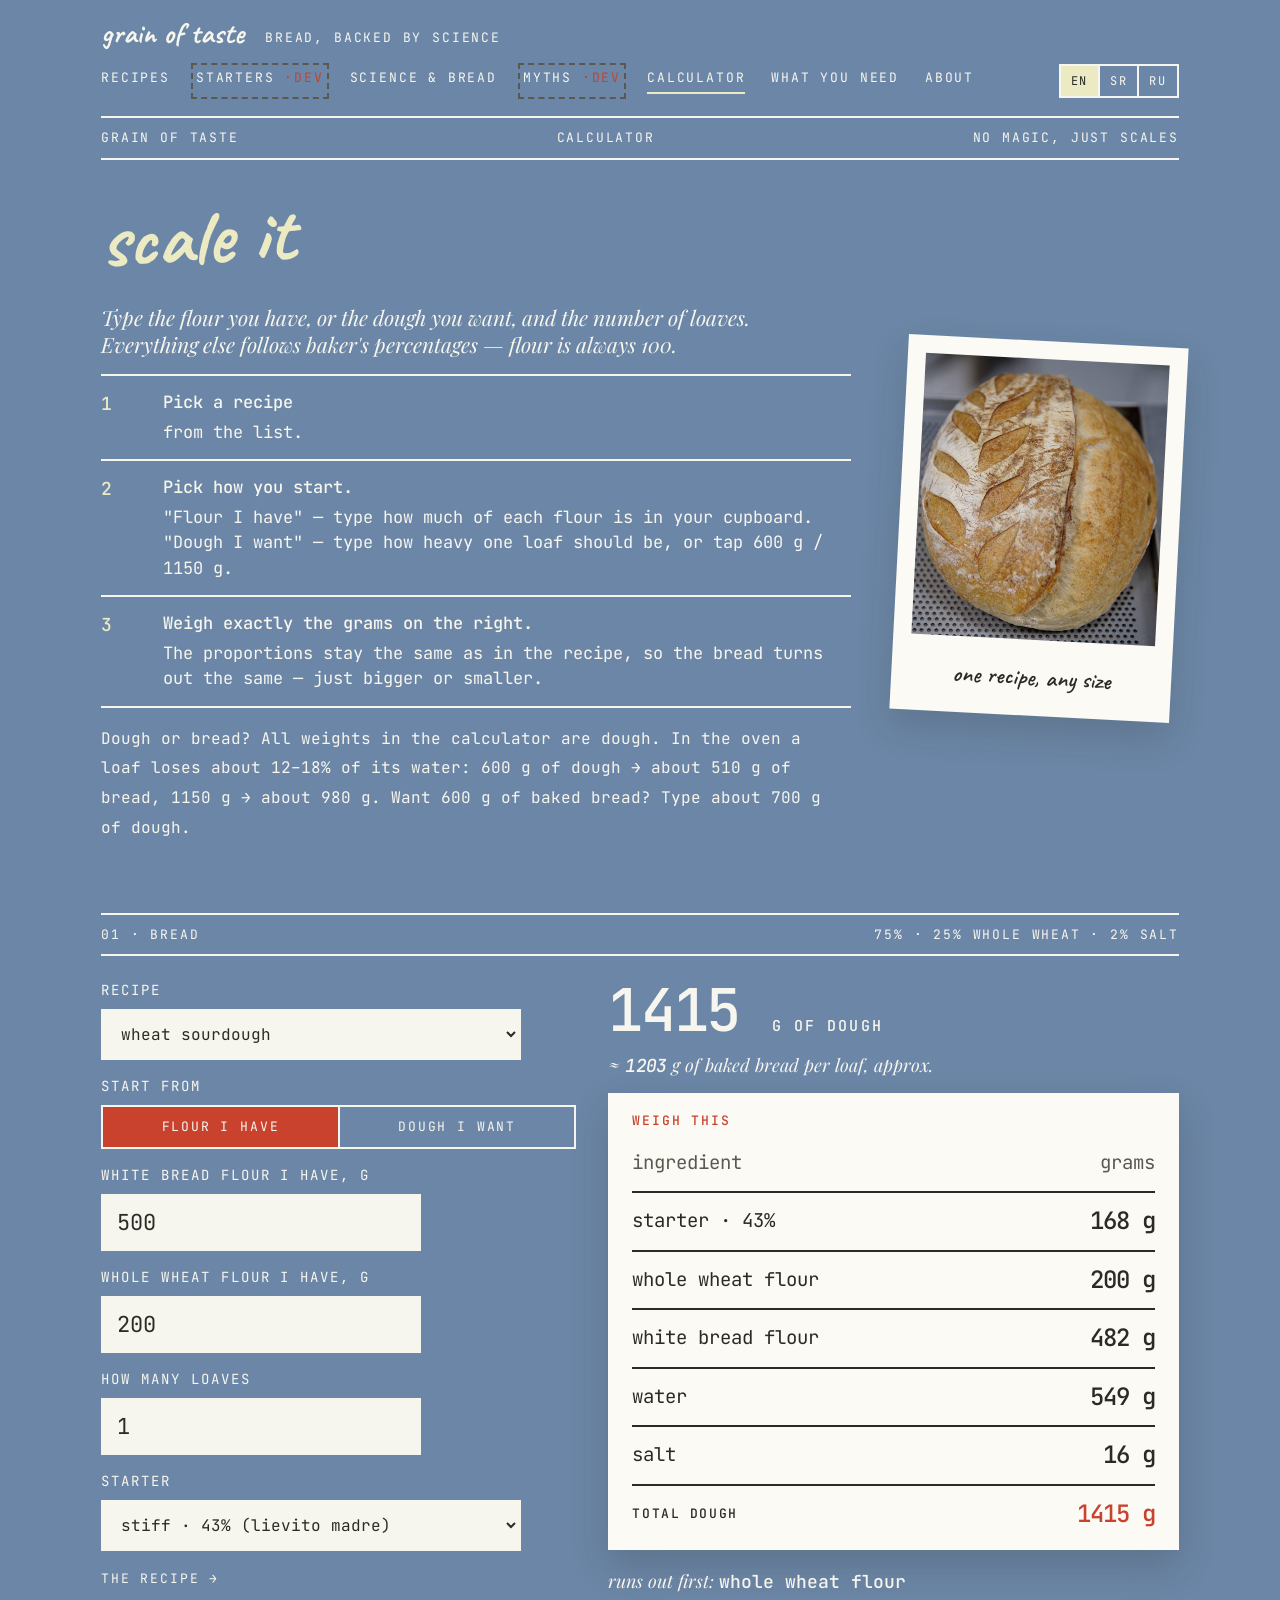
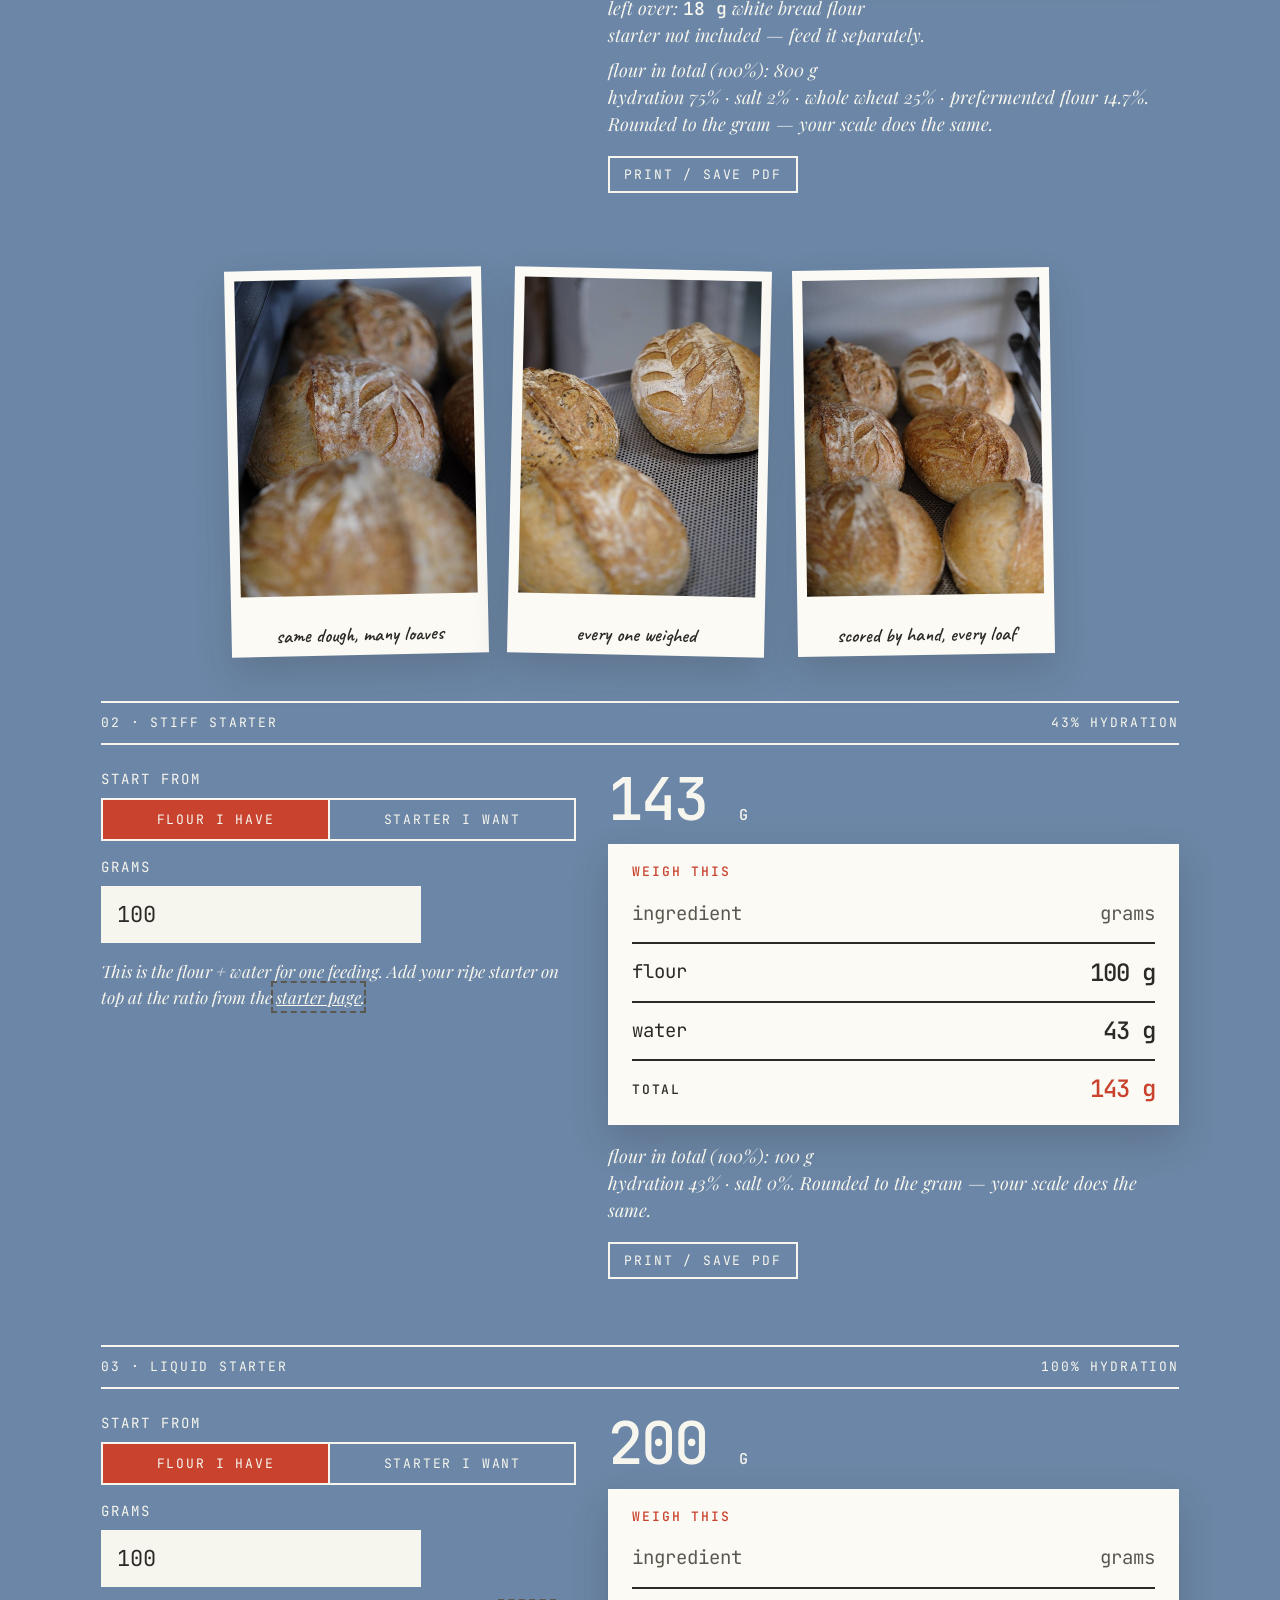
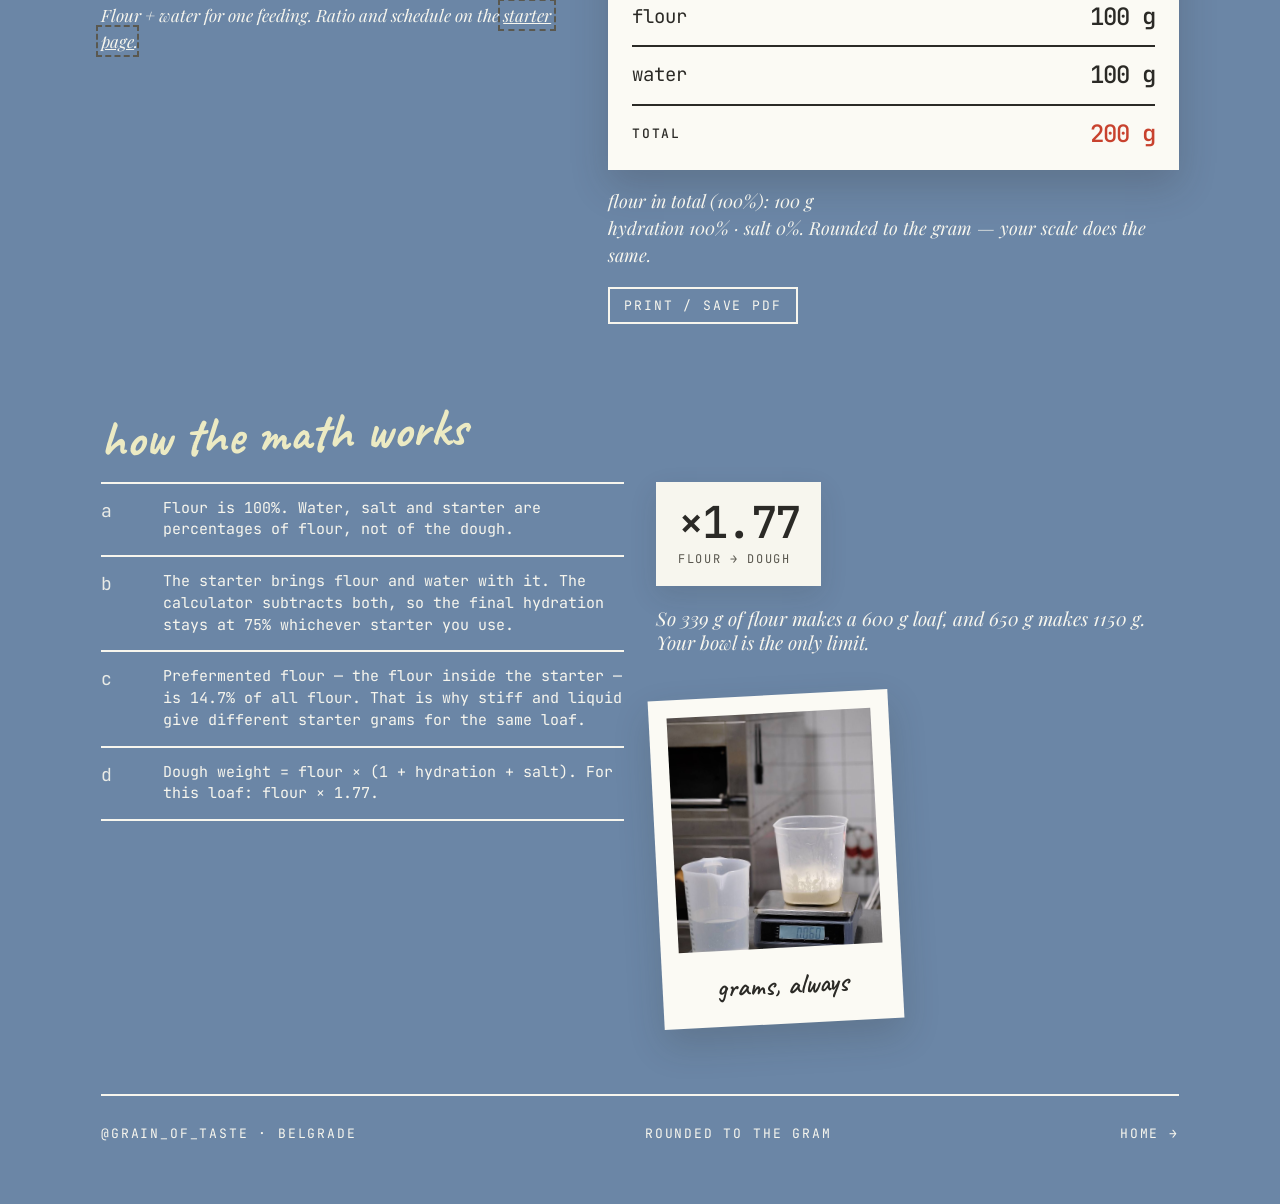
<file: calculator.html>
<!doctype html>
<html lang="en">
<head>
<meta charset="utf-8">
<meta name="viewport" content="width=device-width,initial-scale=1">
<link rel="icon" href="favicon.ico?v=3" sizes="any">
<link rel="icon" href="assets/favicon-32.png?v=3" sizes="32x32" type="image/png">
<link rel="icon" href="assets/icon-512.png?v=3" sizes="512x512" type="image/png">
<link rel="apple-touch-icon" href="assets/apple-touch-icon.png?v=3">
<link rel="mask-icon" href="assets/favicon.svg?v=3" color="#C8422E">
<link rel="icon" href="assets/favicon.svg?v=3" type="image/svg+xml">
<meta name="theme-color" content="#ECEAC3">
<title>calculator · grain of taste</title>
<meta name="description" content="Scale a sourdough recipe to the flour you have or the dough you want. Wheat loaf 75%, rye tin loaf, stiff starter 43%, liquid starter 100%.">
<link rel="preconnect" href="https://fonts.googleapis.com"><link rel="preconnect" href="https://fonts.gstatic.com" crossorigin>
<link href="https://fonts.googleapis.com/css2?family=Caveat:wght@600;700&family=Playfair+Display:ital@1&family=JetBrains+Mono:wght@400;500&family=Golos+Text:wght@900&display=swap" rel="stylesheet">
<link rel="stylesheet" href="assets/style.css?v=16be8d1f">
</head>
<body class="blue">
<div class="wrap">

<header class="site-header">
  <a class="brand" href="index.html">grain of taste <span>bread, backed by science</span></a>
  <nav class="main">
    <a href="recipes/index.html">recipes</a>
    <a href="recipes/stiff-starter-43.html">starters</a>
    <a href="science/index.html">science &amp; bread</a>
    <a href="myths/index.html">myths</a>
    <a class="on" href="calculator.html">calculator</a>
    <a href="what-you-need.html">what you need</a>
    <a href="about.html">about</a>
  </nav>
</header>

<div class="page-head"><span class="caps">grain of taste</span><span class="caps">calculator</span><span class="caps">no magic, just scales</span></div>

<div class="calc-intro">
<div>
<h1 class="hand tilt">scale it</h1>
<div class="calc-explain">
  <p class="thought">Type the flour you have, or the dough you want, and the number of loaves. Everything else follows baker's percentages — flour is always 100.</p>
  <ol class="list">
    <li><b>1</b><span><strong>Pick a recipe</strong> from the list.</span></li>
    <li><b>2</b><span><strong>Pick how you start.</strong> "Flour I have" — type how much of each flour is in your cupboard. "Dough I want" — type how heavy one loaf should be, or tap 600 g / 1150 g.</span></li>
    <li><b>3</b><span><strong>Weigh exactly the grams on the right.</strong> The proportions stay the same as in the recipe, so the bread turns out the same — just bigger or smaller.</span></li>
  </ol>
  <p class="note"><strong>Dough or bread? All weights in the calculator are dough. In the oven a loaf loses about 12–18% of its water: 600 g of dough → about 510 g of bread, 1150 g → about 980 g. Want 600 g of baked bread? Type about 700 g of dough.</strong></p>
</div>
</div>
<figure class="polaroid r w280" style="margin:0"><img class="ph" src="photos/bakery/calc-loaf.jpg" alt="a scored sourdough loaf on a baking tray"><figcaption class="cap">one recipe, any size</figcaption></figure>
</div>

<!-- ===== wheat loaf ===== -->
<section id="bread">
  <div class="page-head"><span class="caps">01 · bread</span><span class="caps" data-spec-for="bread-scaler">75% · 25% whole wheat · 2% salt</span></div>
  <div class="scaler calc" id="bread-scaler" data-formula="wheat">
    <div>
      <div class="field"><label class="caps" for="w-rec">recipe</label><select id="w-rec" name="recipe"></select></div>
      <div class="field"><span class="caps">start from</span>
        <div class="seg">
          <label><input type="radio" name="mode-bread" value="flour" checked><span>flour I have</span></label>
          <label><input type="radio" name="mode-bread" value="dough"><span>dough I want</span></label>
        </div>
      </div>
      <div class="field" data-when="dough"><label class="caps" for="w-amt">one loaf of dough weighs, g</label><input id="w-amt" name="amount" type="number" min="50" step="10" value="1150" inputmode="numeric"><div class="presets"><button type="button" class="btn small" data-set="600"><span>small loaf</span> · 600 g</button><button type="button" class="btn small" data-set="1150"><span>big loaf</span> · 1150 g</button></div></div>
      <div class="field" data-when="flour"><label class="caps" for="w-hw">white bread flour I have, g</label><input id="w-hw" name="have-white" type="number" min="0" step="10" value="500" inputmode="numeric"></div>
      <div class="field" data-when="flour" data-ww><label class="caps" for="w-hz">whole wheat flour I have, g</label><input id="w-hz" name="have-ww" type="number" min="0" step="10" value="200" inputmode="numeric"></div>
      <div class="field" data-when="flour" data-rye><label class="caps" for="w-hr">rye flour I have, g</label><input id="w-hr" name="have-rye" type="number" min="0" step="10" value="200" inputmode="numeric"></div>
      <div class="field"><label class="caps" for="w-lv">how many loaves</label><input id="w-lv" name="loaves" type="number" min="1" max="12" step="1" value="1" inputmode="numeric"></div>
      <div class="field"><label class="caps" for="w-st">starter</label><select id="w-st" name="starter"><option value="stiff">stiff · 43% (lievito madre)</option><option value="liquid">liquid · 100%</option></select></div>
      <p class="note" data-rye-starter-note hidden>Starter: rye, 100% (equal rye flour and water). The rye inside it is already counted in the recipe.</p>
      <a class="caps arrow" data-recipe-link href="recipes/wheat-sourdough.html">the recipe</a>
    </div>
    <div class="calc-out"></div>
  </div>
</section>

<div class="strip calc-strip">
  <figure class="polaroid" style="--t:-2deg"><img class="ph" src="photos/bakery/calc-row.jpg" alt="loaves in a row on the tray" loading="lazy"><figcaption class="cap">same dough, many loaves</figcaption></figure>
  <figure class="polaroid" style="--t:2deg"><img class="ph" src="photos/bakery/calc-trio.jpg" alt="three sourdough loaves" loading="lazy"><figcaption class="cap">every one weighed</figcaption></figure>
  <figure class="polaroid" style="--t:-1.5deg"><img class="ph" src="photos/bakery/scored.jpg" alt="scored loaves on the rack" loading="lazy"><figcaption class="cap">scored by hand, every loaf</figcaption></figure>
</div>

<!-- ===== stiff starter ===== -->
<section id="stiff" data-needs="starters">
  <div class="page-head"><span class="caps">02 · stiff starter</span><span class="caps">43% hydration</span></div>
  <div class="scaler calc" data-formula="stiff">
    <div>
      <div class="field"><span class="caps">start from</span>
        <div class="seg">
          <label><input type="radio" name="mode-stiff" value="flour" checked><span>flour I have</span></label>
          <label><input type="radio" name="mode-stiff" value="dough"><span>starter I want</span></label>
        </div>
      </div>
      <div class="field"><label class="caps" for="s-amt">grams</label><input id="s-amt" name="amount" type="number" min="10" step="5" value="100" inputmode="numeric"></div>
      <p class="note">This is the flour + water for one feeding. Add your ripe starter on top at the ratio from the <a href="recipes/stiff-starter-43.html" style="text-decoration:underline">starter page</a>.</p>
    </div>
    <div class="calc-out"></div>
  </div>
</section>

<!-- ===== liquid starter ===== -->
<section id="liquid" data-needs="starters">
  <div class="page-head"><span class="caps">03 · liquid starter</span><span class="caps">100% hydration</span></div>
  <div class="scaler calc" data-formula="liquid">
    <div>
      <div class="field"><span class="caps">start from</span>
        <div class="seg">
          <label><input type="radio" name="mode-liquid" value="flour" checked><span>flour I have</span></label>
          <label><input type="radio" name="mode-liquid" value="dough"><span>starter I want</span></label>
        </div>
      </div>
      <div class="field"><label class="caps" for="l-amt">grams</label><input id="l-amt" name="amount" type="number" min="10" step="5" value="100" inputmode="numeric"></div>
      <p class="note">Flour + water for one feeding. Ratio and schedule on the <a href="recipes/liquid-starter-100.html" style="text-decoration:underline">starter page</a>.</p>
    </div>
    <div class="calc-out"></div>
  </div>
</section>

<section>
  <h2 class="hand tilt">how the math works</h2>
  <div class="two">
    <ol class="list">
      <li><b>a</b>Flour is 100%. Water, salt and starter are percentages of flour, not of the dough.</li>
      <li><b>b</b>The starter brings flour and water with it. The calculator subtracts both, so the final hydration stays at 75% whichever starter you use.</li>
      <li><b>c</b>Prefermented flour — the flour inside the starter — is 14.7% of all flour. That is why stiff and liquid give different starter grams for the same loaf.</li>
      <li><b>d</b>Dough weight = flour × (1 + hydration + salt). For this loaf: flour × 1.77.</li>
    </ol>
    <div>
      <div class="plate"><span class="num">×1.77</span><span class="caps">flour → dough</span></div>
      <p class="thought" style="margin-top:20px">So 339 g of flour makes a 600 g loaf, and 650 g makes 1150 g. Your bowl is the only limit.</p>
      <figure class="polaroid w240" style="margin:24px 0 0"><img class="ph" src="photos/bakery/scale.jpg" alt="starter and water on a kitchen scale" loading="lazy"><figcaption class="cap">grams, always</figcaption></figure>
    </div>
  </div>
</section>

<footer class="site-footer">
  <span class="caps">@grain_of_taste · belgrade</span>
  <span class="caps">rounded to the gram</span>
  <a class="caps" href="index.html">home →</a>
</footer>
</div>
<script src="assets/site.js?v=b93f59a7"></script>
<script src="assets/i18n.js?v=514ec1e2"></script>
<script src="assets/flags.js?v=26d8e759"></script>
<script src="assets/analytics.js?v=cc6729da"></script>
</body>
</html>
</file>
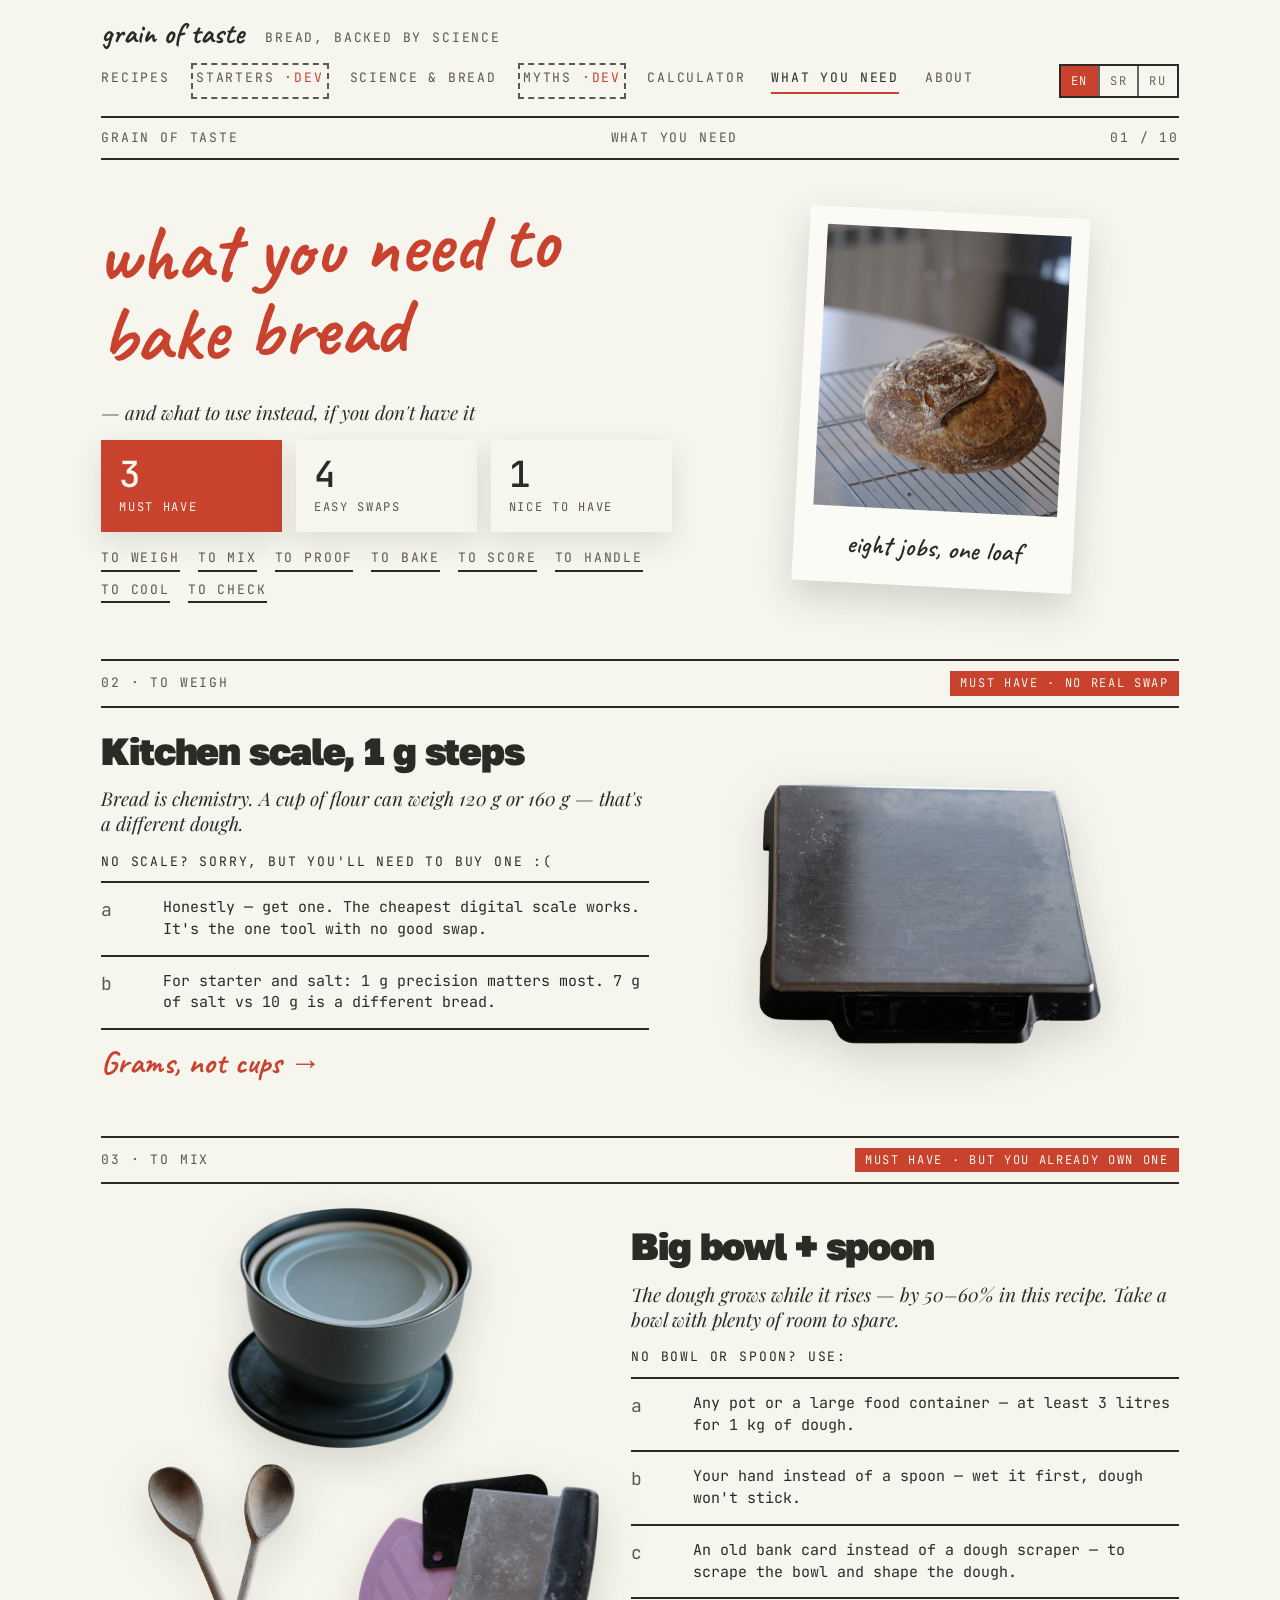
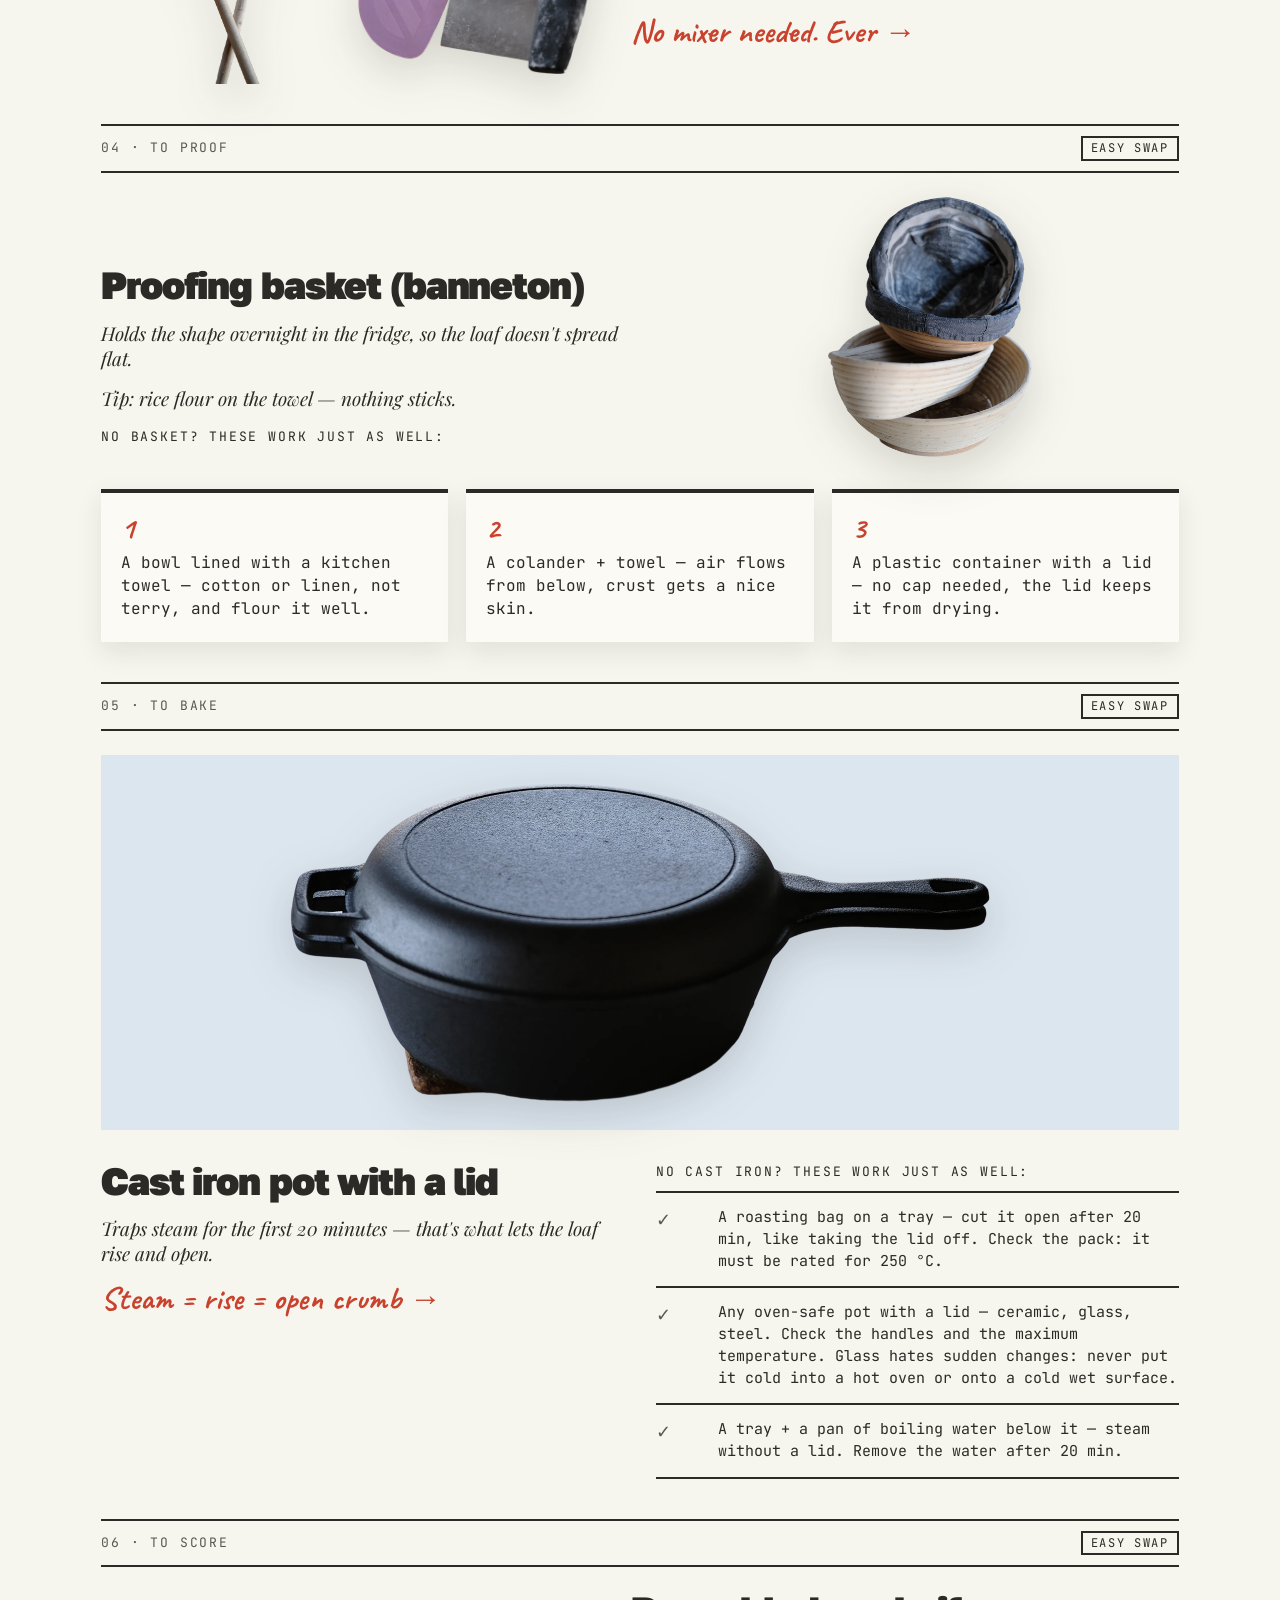
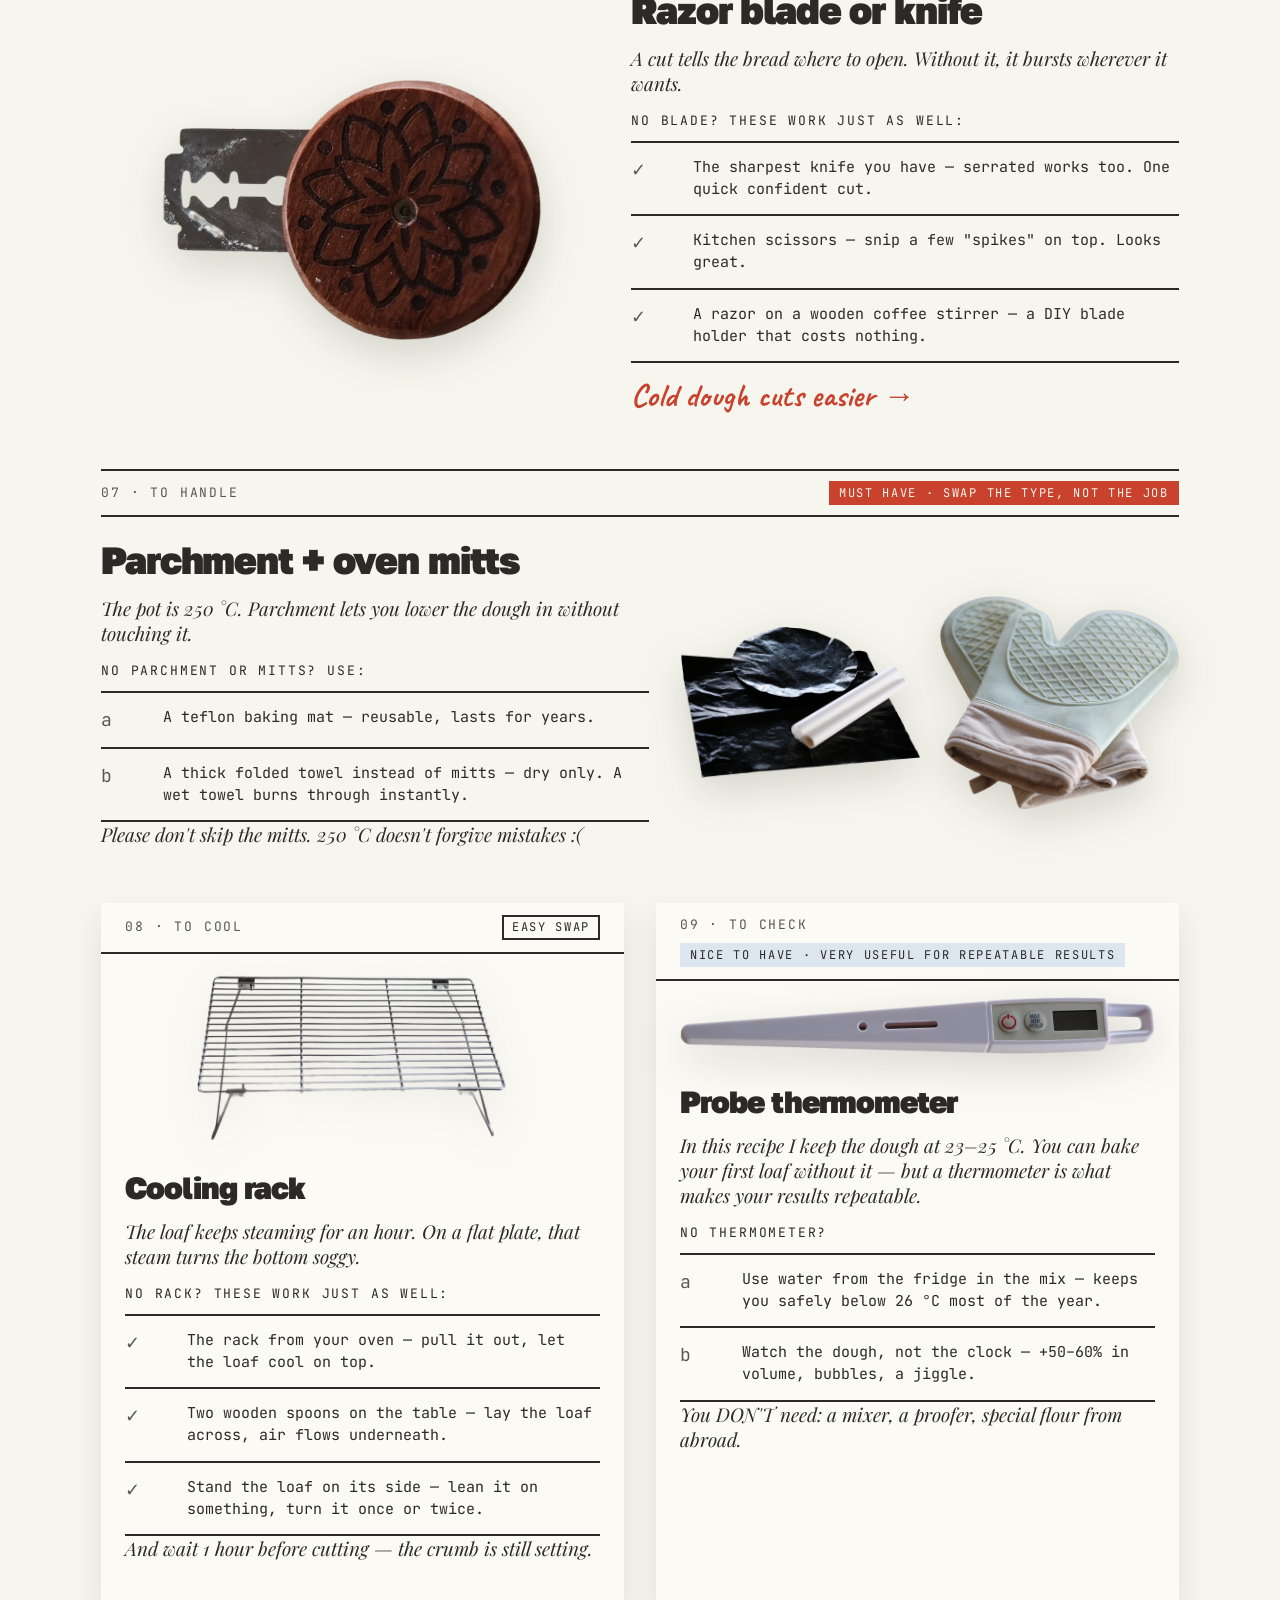
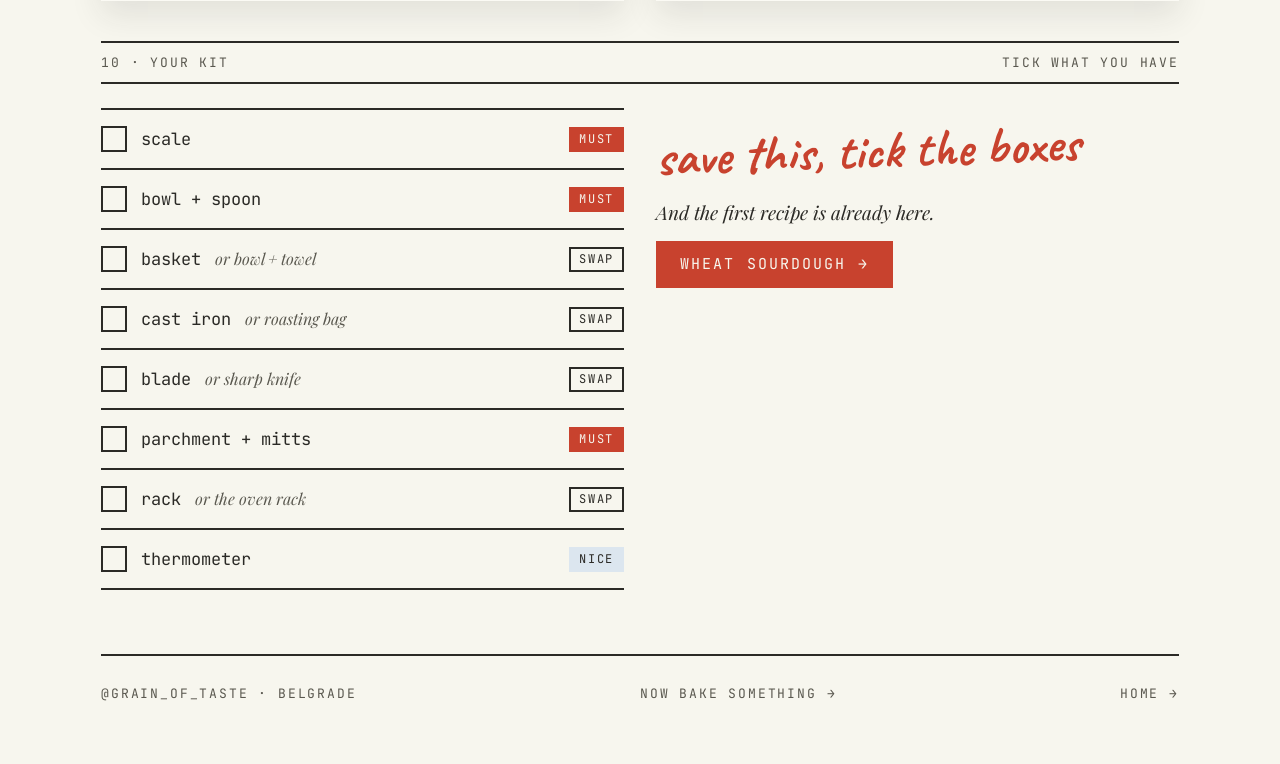
<file: what-you-need.html>
<!doctype html>
<html lang="en">
<head>
<meta charset="utf-8">
<meta name="viewport" content="width=device-width,initial-scale=1">
<link rel="icon" href="favicon.ico?v=3" sizes="any">
<link rel="icon" href="assets/favicon-32.png?v=3" sizes="32x32" type="image/png">
<link rel="icon" href="assets/icon-512.png?v=3" sizes="512x512" type="image/png">
<link rel="apple-touch-icon" href="assets/apple-touch-icon.png?v=3">
<link rel="mask-icon" href="assets/favicon.svg?v=3" color="#C8422E">
<link rel="icon" href="assets/favicon.svg?v=3" type="image/svg+xml">
<meta name="theme-color" content="#ECEAC3">
<title>what you need · grain of taste</title>
<meta name="description" content="What you need to bake sourdough at home — and what to use instead if you don't have it. 3 must have, 4 easy swaps, 1 nice to have.">
<link rel="preconnect" href="https://fonts.googleapis.com"><link rel="preconnect" href="https://fonts.gstatic.com" crossorigin>
<link href="https://fonts.googleapis.com/css2?family=Caveat:wght@600;700&family=Playfair+Display:ital@1&family=JetBrains+Mono:wght@400;500&family=Golos+Text:wght@900&display=swap" rel="stylesheet">
<link rel="stylesheet" href="assets/style.css?v=16be8d1f">
</head>
<body class="paper">
<div class="wrap">

<header class="site-header">
  <a class="brand" href="index.html">grain of taste <span>bread, backed by science</span></a>
  <nav class="main">
    <a href="recipes/index.html">recipes</a>
    <a href="recipes/stiff-starter-43.html">starters</a>
    <a href="science/index.html">science &amp; bread</a>
    <a href="myths/index.html">myths</a>
    <a href="calculator.html">calculator</a>
    <a class="on" href="what-you-need.html">what you need</a>
    <a href="about.html">about</a>
  </nav>
</header>

<div class="page-head"><span class="caps">grain of taste</span><span class="caps">what you need</span><span class="caps">01 / 10</span></div>

<section class="hero" style="padding-top:0">
  <div>
    <h1 class="hand tilt">what you need to bake bread</h1>
    <p class="thought">— and what to use instead, if you don't have it</p>
    <div class="plates">
      <div class="plate accent"><span class="num">3</span><span class="caps">must have</span></div>
      <div class="plate"><span class="num">4</span><span class="caps">easy swaps</span></div>
      <div class="plate"><span class="num">1</span><span class="caps">nice to have</span></div>
    </div>
    <nav class="kit-jump"><a href="#weigh" class="caps">to weigh</a><a href="#mix" class="caps">to mix</a><a href="#proof" class="caps">to proof</a><a href="#bake" class="caps">to bake</a><a href="#score" class="caps">to score</a><a href="#handle" class="caps">to handle</a><a href="#cool" class="caps">to cool</a><a href="#check" class="caps">to check</a></nav>
  </div>
  <div style="text-align:center">
    <figure class="polaroid r w320" style="margin:0">
      <img class="ph" src="photos/wheat-side.jpg" alt="baked loaf on a cooling rack">
      <figcaption class="cap">eight jobs, one loaf</figcaption>
    </figure>
  </div>
</section>

<section class="kit-step" id="weigh">
  <div class="page-head"><span class="caps">02 · to weigh</span><span class="tag must">must have · no real swap</span></div>
  <div class="kit-row">
    <div class="kit-text">
      <h2 class="kit-name">Kitchen scale, 1 g steps</h2>
      <p class="thought">Bread is chemistry. A cup of flour can weigh 120 g or 160 g — that's a different dough.</p>
      <p class="caps kit-intro">No scale? Sorry, but you'll need to buy one :(</p>
      <ol class="list">
      <li><b>a</b><span>Honestly — get one. The cheapest digital scale works. It's the one tool with no good swap.</span></li>
      <li><b>b</b><span>For starter and salt: 1 g precision matters most. 7 g of salt vs 10 g is a different bread.</span></li>
      </ol>
      <p class="reply">Grams, not cups</p>
    </div>
    <div class="kit-photos n1"><img src="photos/kit/scale.png" alt="digital kitchen scale" loading="lazy"></div>
  </div>
</section>

<section class="kit-step" id="mix">
  <div class="page-head"><span class="caps">03 · to mix</span><span class="tag must">must have · but you already own one</span></div>
  <div class="kit-row flip">
    <div class="kit-text">
      <h2 class="kit-name">Big bowl + spoon</h2>
      <p class="thought">The dough grows while it rises — by 50–60% in this recipe. Take a bowl with plenty of room to spare.</p>
      <p class="caps kit-intro">No bowl or spoon? Use:</p>
      <ol class="list">
      <li><b>a</b><span>Any pot or a large food container — at least 3 litres for 1 kg of dough.</span></li>
      <li><b>b</b><span>Your hand instead of a spoon — wet it first, dough won't stick.</span></li>
      <li><b>c</b><span>An old bank card instead of a dough scraper — to scrape the bowl and shape the dough.</span></li>
      </ol>
      <p class="reply">No mixer needed. Ever</p>
    </div>
    <div class="kit-photos n3"><img src="photos/kit/bowls.png" alt="nested bowls with lids" loading="lazy"><img src="photos/kit/spoons.png" alt="two wooden spoons" loading="lazy"><img src="photos/kit/scrapers.png" alt="bowl scrapers and a metal bench scraper" loading="lazy"></div>
  </div>
</section>

<section class="kit-step" id="proof">
  <div class="page-head"><span class="caps">04 · to proof</span><span class="tag swap">easy swap</span></div>
  <div class="kit-row cards">
    <div class="kit-text">
      <h2 class="kit-name">Proofing basket (banneton)</h2>
      <p class="thought">Holds the shape overnight in the fridge, so the loaf doesn't spread flat.</p>
      <p class="thought">Tip: rice flour on the towel — nothing sticks.</p>
      <p class="caps kit-intro">No basket? These work just as well:</p>
    </div>
    <div class="kit-photos n1"><img src="photos/kit/bannetons.png" alt="proofing baskets, one lined with linen" loading="lazy"></div>
    <ol class="swap-cards">
    <li><b>1</b><span>A bowl lined with a kitchen towel — cotton or linen, not terry, and flour it well.</span></li>
    <li><b>2</b><span>A colander + towel — air flows from below, crust gets a nice skin.</span></li>
    <li><b>3</b><span>A plastic container with a lid — no cap needed, the lid keeps it from drying.</span></li>
    </ol>
  </div>
</section>

<section class="kit-step" id="bake">
  <div class="page-head"><span class="caps">05 · to bake</span><span class="tag swap">easy swap</span></div>
  <div class="kit-row wide">
    <div class="kit-text">
      <h2 class="kit-name">Cast iron pot with a lid</h2>
      <p class="thought">Traps steam for the first 20 minutes — that's what lets the loaf rise and open.</p>
      <p class="reply">Steam = rise = open crumb</p>
    </div>
    <div class="kit-photos n1"><img src="photos/kit/dutch-oven.png" alt="cast iron pot with a lid" loading="lazy"></div>
    <div class="kit-swaps">
      <p class="caps kit-intro">No cast iron? These work just as well:</p>
      <ol class="list">
      <li><b>✓</b><span>A roasting bag on a tray — cut it open after 20 min, like taking the lid off. Check the pack: it must be rated for 250 °C.</span></li>
      <li><b>✓</b><span>Any oven-safe pot with a lid — ceramic, glass, steel. Check the handles and the maximum temperature. Glass hates sudden changes: never put it cold into a hot oven or onto a cold wet surface.</span></li>
      <li><b>✓</b><span>A tray + a pan of boiling water below it — steam without a lid. Remove the water after 20 min.</span></li>
      </ol>
    </div>
  </div>
</section>

<section class="kit-step" id="score">
  <div class="page-head"><span class="caps">06 · to score</span><span class="tag swap">easy swap</span></div>
  <div class="kit-row flip">
    <div class="kit-text">
      <h2 class="kit-name">Razor blade or knife</h2>
      <p class="thought">A cut tells the bread where to open. Without it, it bursts wherever it wants.</p>
      <p class="caps kit-intro">No blade? These work just as well:</p>
      <ol class="list">
      <li><b>✓</b><span>The sharpest knife you have — serrated works too. One quick confident cut.</span></li>
      <li><b>✓</b><span>Kitchen scissors — snip a few "spikes" on top. Looks great.</span></li>
      <li><b>✓</b><span>A razor on a wooden coffee stirrer — a DIY blade holder that costs nothing.</span></li>
      </ol>
      <p class="reply">Cold dough cuts easier</p>
    </div>
    <div class="kit-photos n1"><img src="photos/kit/lame.png" alt="razor blade on a wooden handle" loading="lazy"></div>
  </div>
</section>

<section class="kit-step" id="handle">
  <div class="page-head"><span class="caps">07 · to handle</span><span class="tag must">must have · swap the type, not the job</span></div>
  <div class="kit-row">
    <div class="kit-text">
      <h2 class="kit-name">Parchment + oven mitts</h2>
      <p class="thought">The pot is 250 °C. Parchment lets you lower the dough in without touching it.</p>
      <p class="caps kit-intro">No parchment or mitts? Use:</p>
      <ol class="list">
      <li><b>a</b><span>A teflon baking mat — reusable, lasts for years.</span></li>
      <li><b>b</b><span>A thick folded towel instead of mitts — dry only. A wet towel burns through instantly.</span></li>
      </ol>
      <p class="thought">Please don't skip the mitts. 250 °C doesn't forgive mistakes :(</p>
    </div>
    <div class="kit-photos n2"><img src="photos/kit/parchment.png" alt="parchment and a teflon baking mat" loading="lazy"><img src="photos/kit/mitts.png" alt="silicone oven mitts" loading="lazy"></div>
  </div>
</section>

<div class="kit-duo">
<section class="kit-step" id="cool">
  <div class="page-head"><span class="caps">08 · to cool</span><span class="tag swap">easy swap</span></div>
  <div class="kit-row">
    <div class="kit-text">
      <h2 class="kit-name">Cooling rack</h2>
      <p class="thought">The loaf keeps steaming for an hour. On a flat plate, that steam turns the bottom soggy.</p>
      <p class="caps kit-intro">No rack? These work just as well:</p>
      <ol class="list">
      <li><b>✓</b><span>The rack from your oven — pull it out, let the loaf cool on top.</span></li>
      <li><b>✓</b><span>Two wooden spoons on the table — lay the loaf across, air flows underneath.</span></li>
      <li><b>✓</b><span>Stand the loaf on its side — lean it on something, turn it once or twice.</span></li>
      </ol>
      <p class="thought">And wait 1 hour before cutting — the crumb is still setting.</p>
    </div>
    <div class="kit-photos n1"><img src="photos/kit/rack.png" alt="wire cooling rack" loading="lazy"></div>
  </div>
</section>

<section class="kit-step" id="check">
  <div class="page-head"><span class="caps">09 · to check</span><span class="tag nice">nice to have · very useful for repeatable results</span></div>
  <div class="kit-row">
    <div class="kit-text">
      <h2 class="kit-name">Probe thermometer</h2>
      <p class="thought">In this recipe I keep the dough at 23–25 °C. You can bake your first loaf without it — but a thermometer is what makes your results repeatable.</p>
      <p class="caps kit-intro">No thermometer?</p>
      <ol class="list">
      <li><b>a</b><span>Use water from the fridge in the mix — keeps you safely below 26 °C most of the year.</span></li>
      <li><b>b</b><span>Watch the dough, not the clock — +50–60% in volume, bubbles, a jiggle.</span></li>
      </ol>
      <p class="thought">You DON'T need: a mixer, a proofer, special flour from abroad.</p>
    </div>
    <div class="kit-photos n1"><img src="photos/kit/thermometer.png" alt="probe thermometer" loading="lazy"></div>
  </div>
</section>
</div>

<section class="kit-step" id="kit">
  <div class="page-head"><span class="caps">10 · your kit</span><span class="caps">tick what you have</span></div>
  <div class="two">
    <ul class="kit-check">
    <li><label><input type="checkbox" id="kit-0"><span class="box"></span><span class="what">scale</span><span class="tag must">must</span></label></li>
    <li><label><input type="checkbox" id="kit-1"><span class="box"></span><span class="what">bowl + spoon</span><span class="tag must">must</span></label></li>
    <li><label><input type="checkbox" id="kit-2"><span class="box"></span><span class="what">basket</span><span class="or">or bowl + towel</span><span class="tag swap">swap</span></label></li>
    <li><label><input type="checkbox" id="kit-3"><span class="box"></span><span class="what">cast iron</span><span class="or">or roasting bag</span><span class="tag swap">swap</span></label></li>
    <li><label><input type="checkbox" id="kit-4"><span class="box"></span><span class="what">blade</span><span class="or">or sharp knife</span><span class="tag swap">swap</span></label></li>
    <li><label><input type="checkbox" id="kit-5"><span class="box"></span><span class="what">parchment + mitts</span><span class="tag must">must</span></label></li>
    <li><label><input type="checkbox" id="kit-6"><span class="box"></span><span class="what">rack</span><span class="or">or the oven rack</span><span class="tag swap">swap</span></label></li>
    <li><label><input type="checkbox" id="kit-7"><span class="box"></span><span class="what">thermometer</span><span class="tag nice">nice</span></label></li>
    </ul>
    <div>
      <h2 class="hand tilt">save this, tick the boxes</h2>
      <p class="thought">And the first recipe is already here.</p>
      <p><a class="btn fill" href="recipes/wheat-sourdough.html">wheat sourdough →</a></p>
    </div>
  </div>
</section>

<footer class="site-footer">
  <span class="caps">@grain_of_taste · belgrade</span>
  <a class="caps arrow" href="recipes/wheat-sourdough.html">now bake something</a>
  <a class="caps" href="index.html">home →</a>
</footer>
</div>
<script src="assets/site.js?v=b93f59a7"></script>
<script src="assets/i18n.js?v=514ec1e2"></script>
<script src="assets/flags.js?v=26d8e759"></script>
<script src="assets/analytics.js?v=cc6729da"></script>
</body>
</html>
</file>
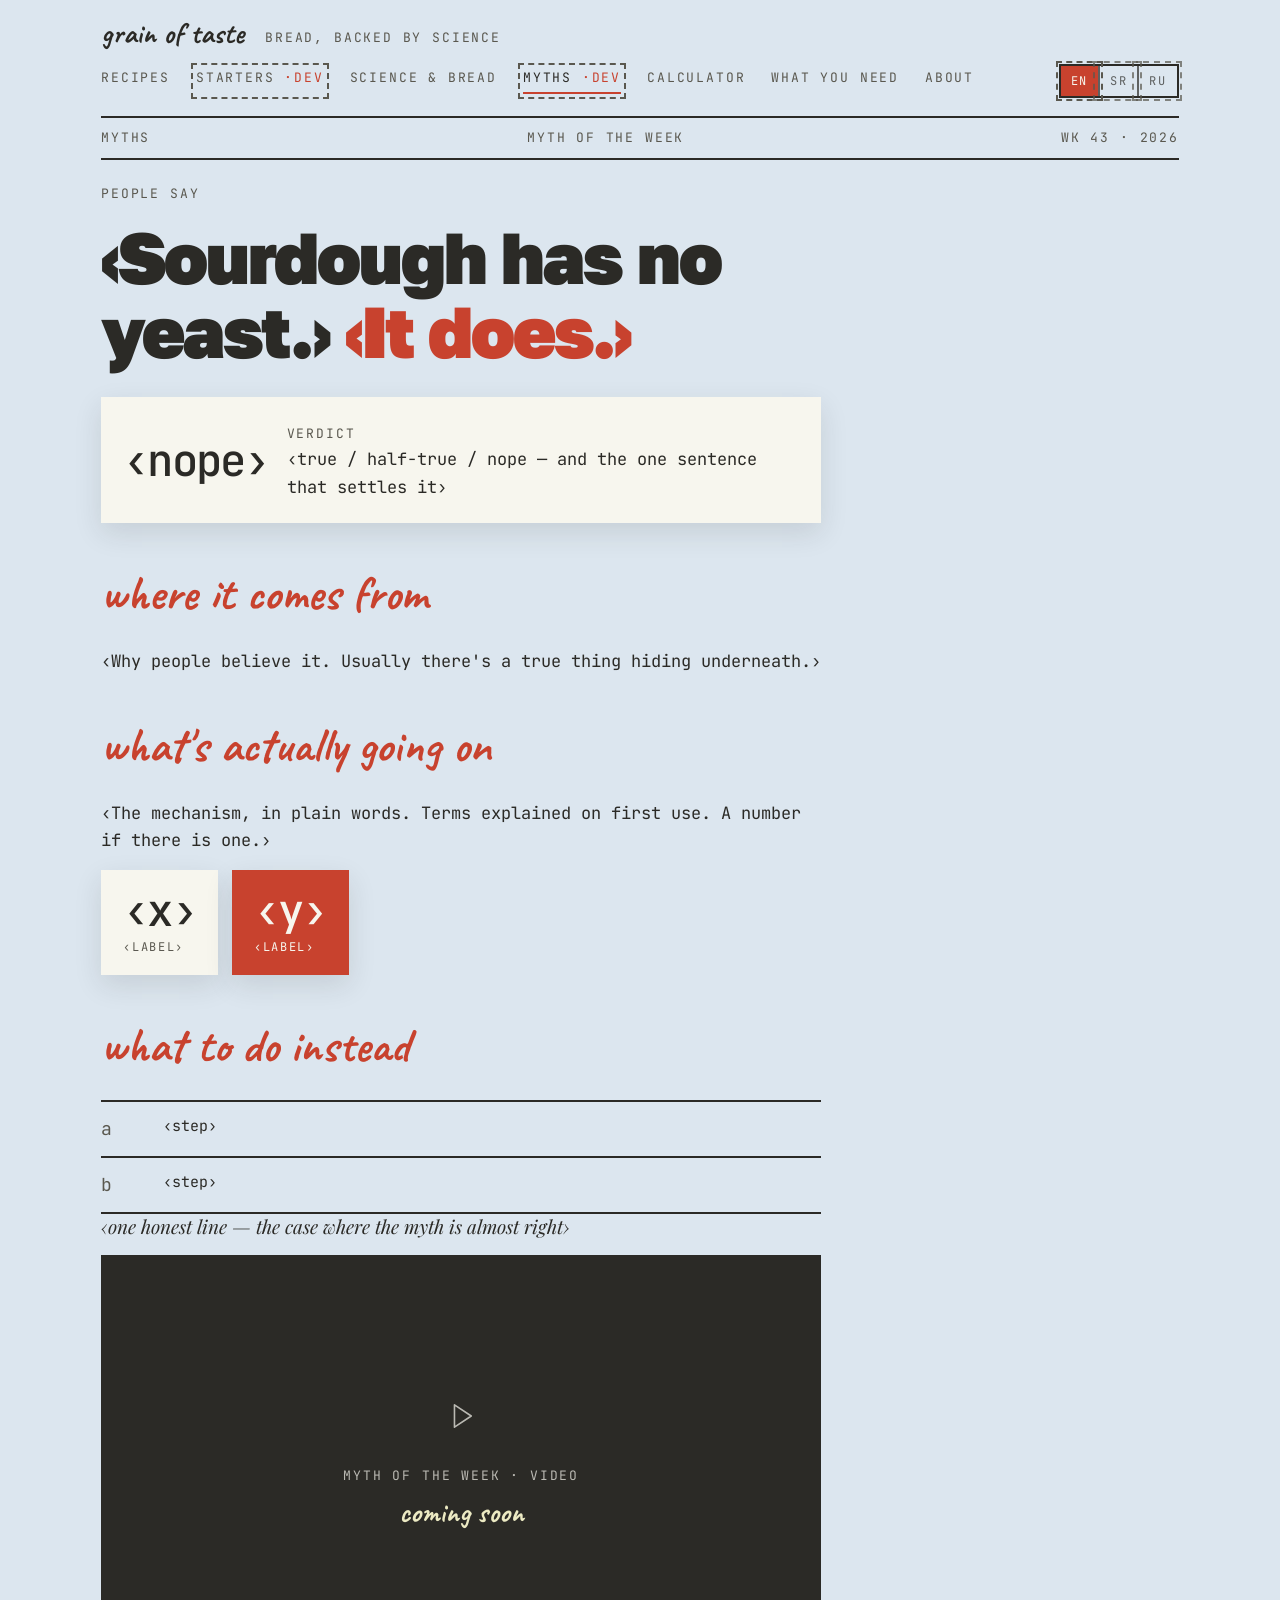
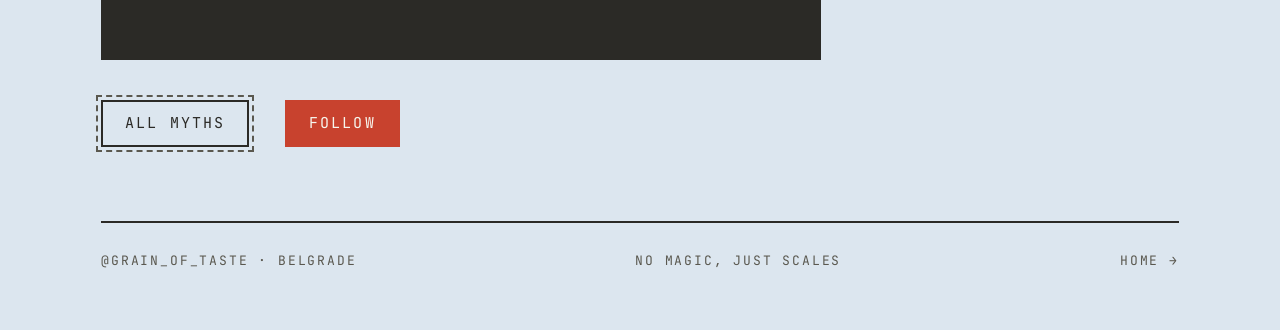
<file: myths/myth-template.html>
<!doctype html>
<html lang="en">
<head>
<meta charset="utf-8">
<meta name="viewport" content="width=device-width,initial-scale=1">
<link rel="icon" href="../favicon.ico?v=3" sizes="any">
<link rel="icon" href="../assets/favicon-32.png?v=3" sizes="32x32" type="image/png">
<link rel="icon" href="../assets/icon-512.png?v=3" sizes="512x512" type="image/png">
<link rel="apple-touch-icon" href="../assets/apple-touch-icon.png?v=3">
<link rel="mask-icon" href="../assets/favicon.svg?v=3" color="#C8422E">
<link rel="icon" href="../assets/favicon.svg?v=3" type="image/svg+xml">
<meta name="theme-color" content="#ECEAC3">
<title>‹the myth, as people say it› · myths · grain of taste</title>
<meta name="description" content="‹one-line why›">
<link rel="preconnect" href="https://fonts.googleapis.com"><link rel="preconnect" href="https://fonts.gstatic.com" crossorigin>
<link href="https://fonts.googleapis.com/css2?family=Caveat:wght@600;700&family=Playfair+Display:ital@1&family=JetBrains+Mono:wght@400;500&family=Golos+Text:wght@900&display=swap" rel="stylesheet">
<link rel="stylesheet" href="../assets/style.css?v=16be8d1f">
</head>
<body class="sky">
<div class="wrap">

<header class="site-header">
  <a class="brand" href="../index.html">grain of taste <span>bread, backed by science</span></a>
  <nav class="main">
    <a href="../recipes/index.html">recipes</a>
    <a href="../recipes/stiff-starter-43.html">starters</a>
    <a href="../science/index.html">science &amp; bread</a>
    <a class="on" href="index.html">myths</a>
    <a href="../calculator.html">calculator</a>
    <a href="../what-you-need.html">what you need</a>
    <a href="../about.html">about</a>
  </nav>
</header>

<div class="page-head"><span class="caps">myths</span><span class="caps">myth of the week</span><span class="caps">wk 43 · 2026</span></div>

<!-- ===== TEMPLATE. Copy, rename to YYYY-MM-DD-slug.html, fill the ‹slots›, add a row in myths/index.html ===== -->
<article class="article">
  <p class="caps">people say</p>
  <h1 style="font-family:var(--hook);font-weight:900;font-size:clamp(40px,6vw,72px);letter-spacing:-.03em;line-height:1.02;margin:0 0 30px">‹Sourdough has no yeast.› <span style="color:var(--red)">‹It does.›</span></h1>

  <div class="verdict">
    <span class="num">‹nope›</span>
    <div><span class="caps">verdict</span><br>‹true / half-true / nope — and the one sentence that settles it›</div>
  </div>

  <h2>where it comes from</h2>
  <p>‹Why people believe it. Usually there's a true thing hiding underneath.›</p>

  <h2>what's actually going on</h2>
  <p>‹The mechanism, in plain words. Terms explained on first use. A number if there is one.›</p>
  <div class="plates"><div class="plate"><span class="num">‹x›</span><span class="caps">‹label›</span></div><div class="plate accent"><span class="num">‹y›</span><span class="caps">‹label›</span></div></div>

  <h2>what to do instead</h2>
  <ol class="list">
    <li><b>a</b>‹step›</li>
    <li><b>b</b>‹step›</li>
  </ol>

  <p class="thought">‹one honest line — the case where the myth is almost right›</p>

  <div class="video wide" data-src="" data-label="myth of the week · video"></div>

  <p style="margin-top:40px"><a class="btn" href="index.html">all myths</a> &nbsp; <a class="btn fill" href="https://instagram.com/grain_of_taste">follow</a></p>
</article>

<footer class="site-footer">
  <span class="caps">@grain_of_taste · belgrade</span>
  <span class="caps">no magic, just scales</span>
  <a class="caps" href="../index.html">home →</a>
</footer>
</div>
<script src="../assets/site.js?v=b93f59a7"></script>
<script src="../assets/i18n.js?v=514ec1e2"></script>
<script src="../assets/flags.js?v=26d8e759"></script>
<script src="../assets/analytics.js?v=cc6729da"></script>
</body>
</html>
</file>
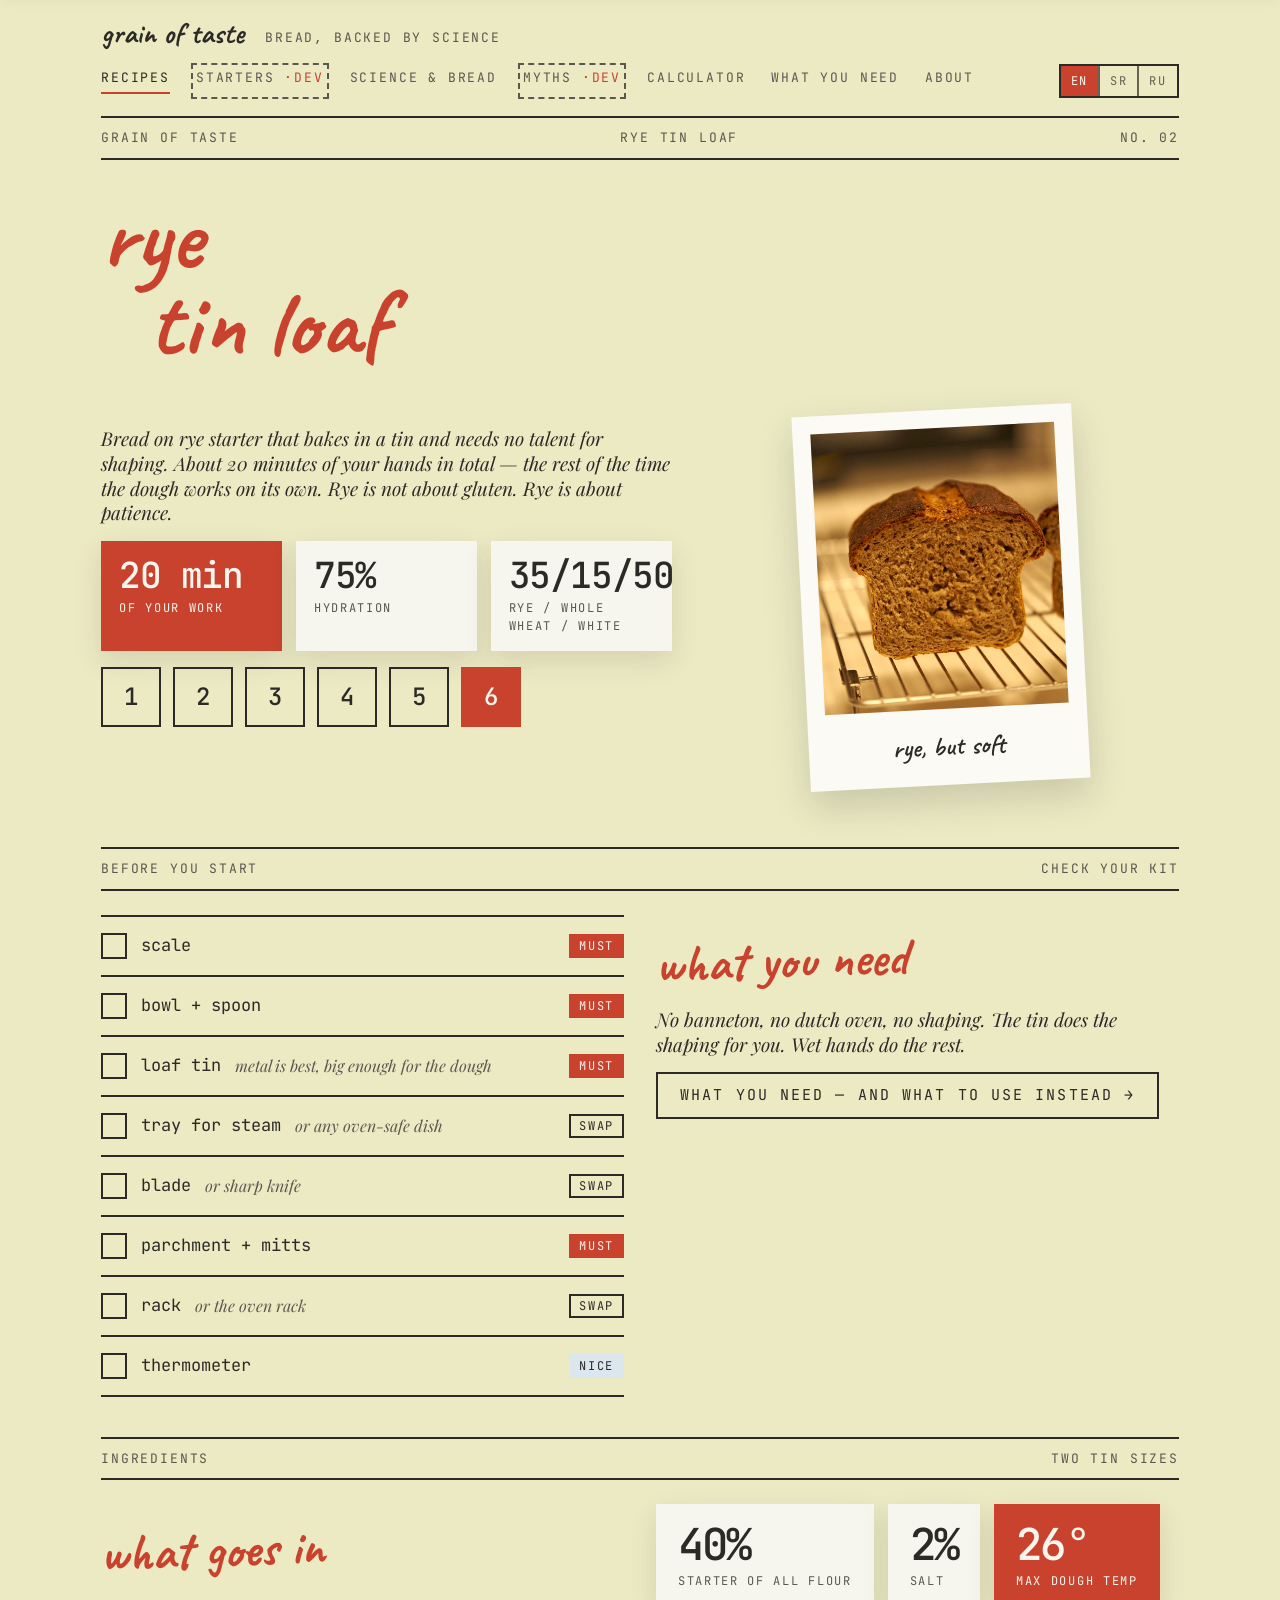
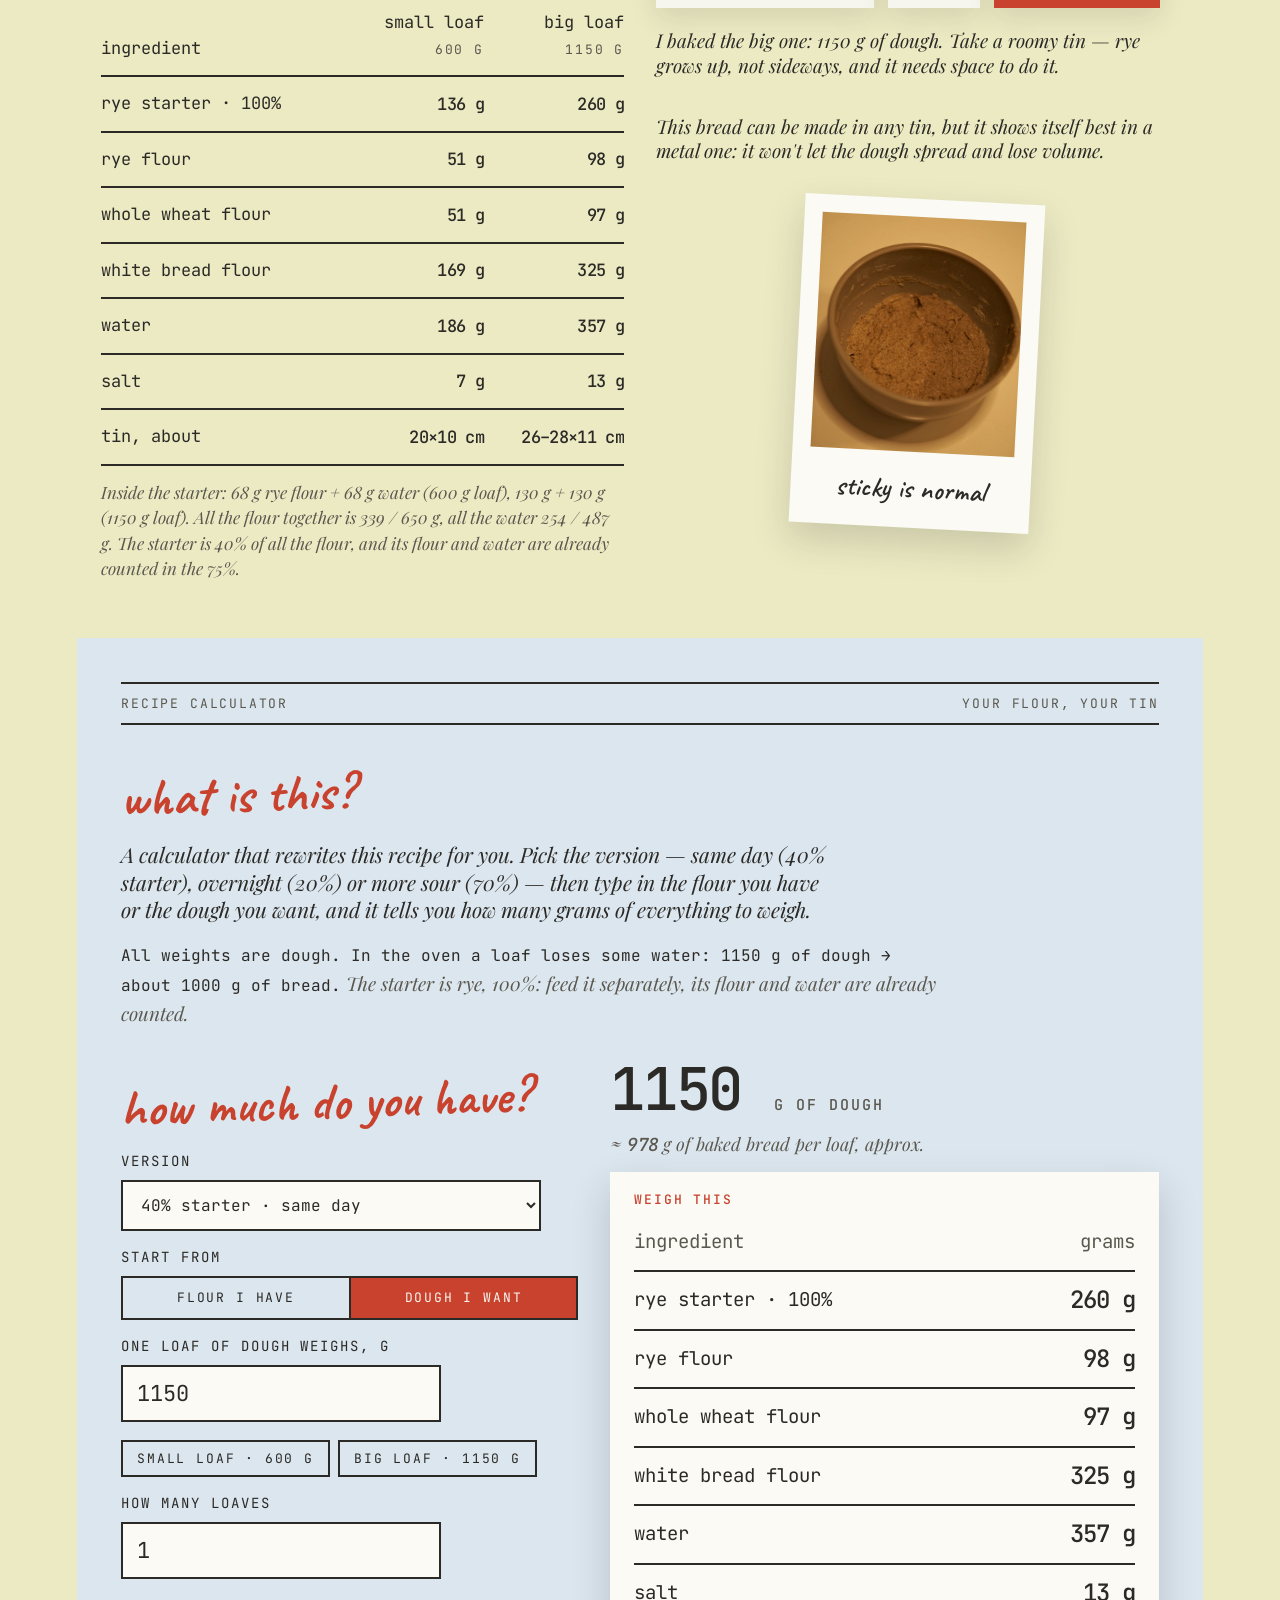
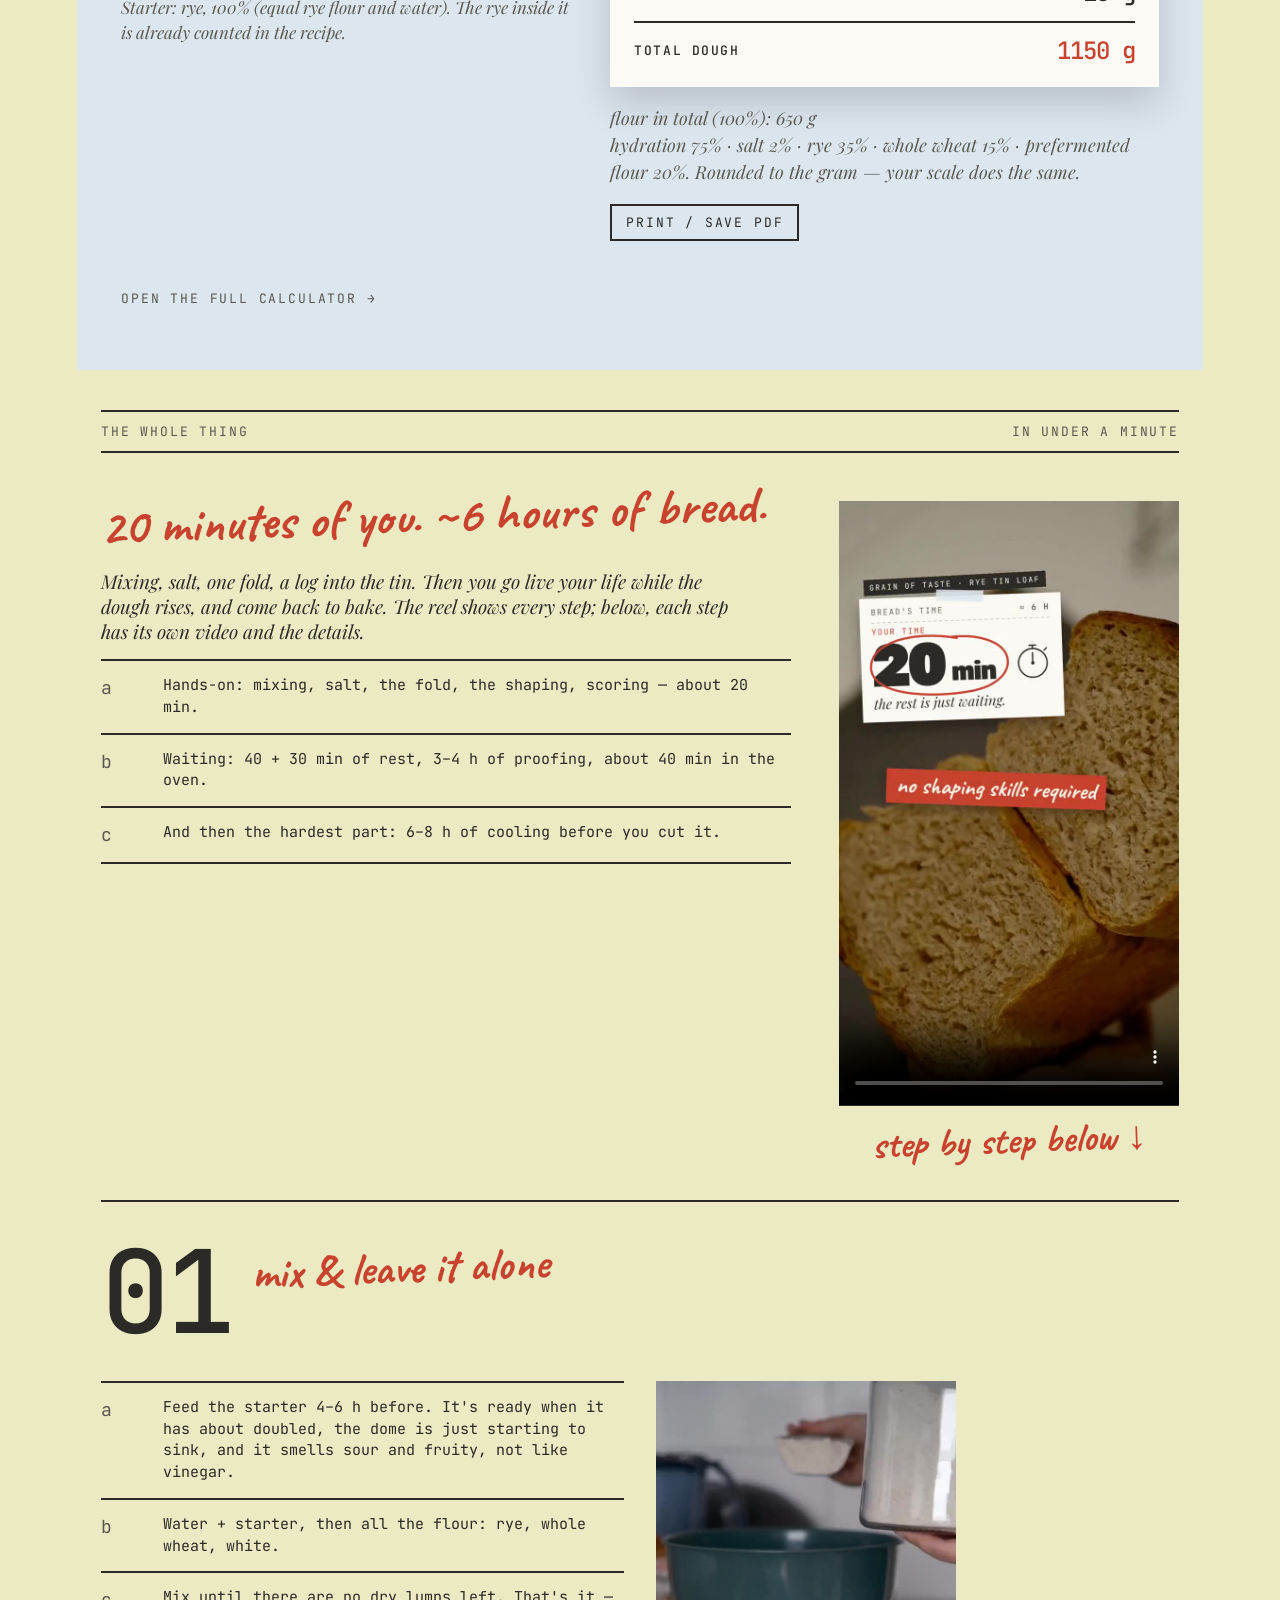
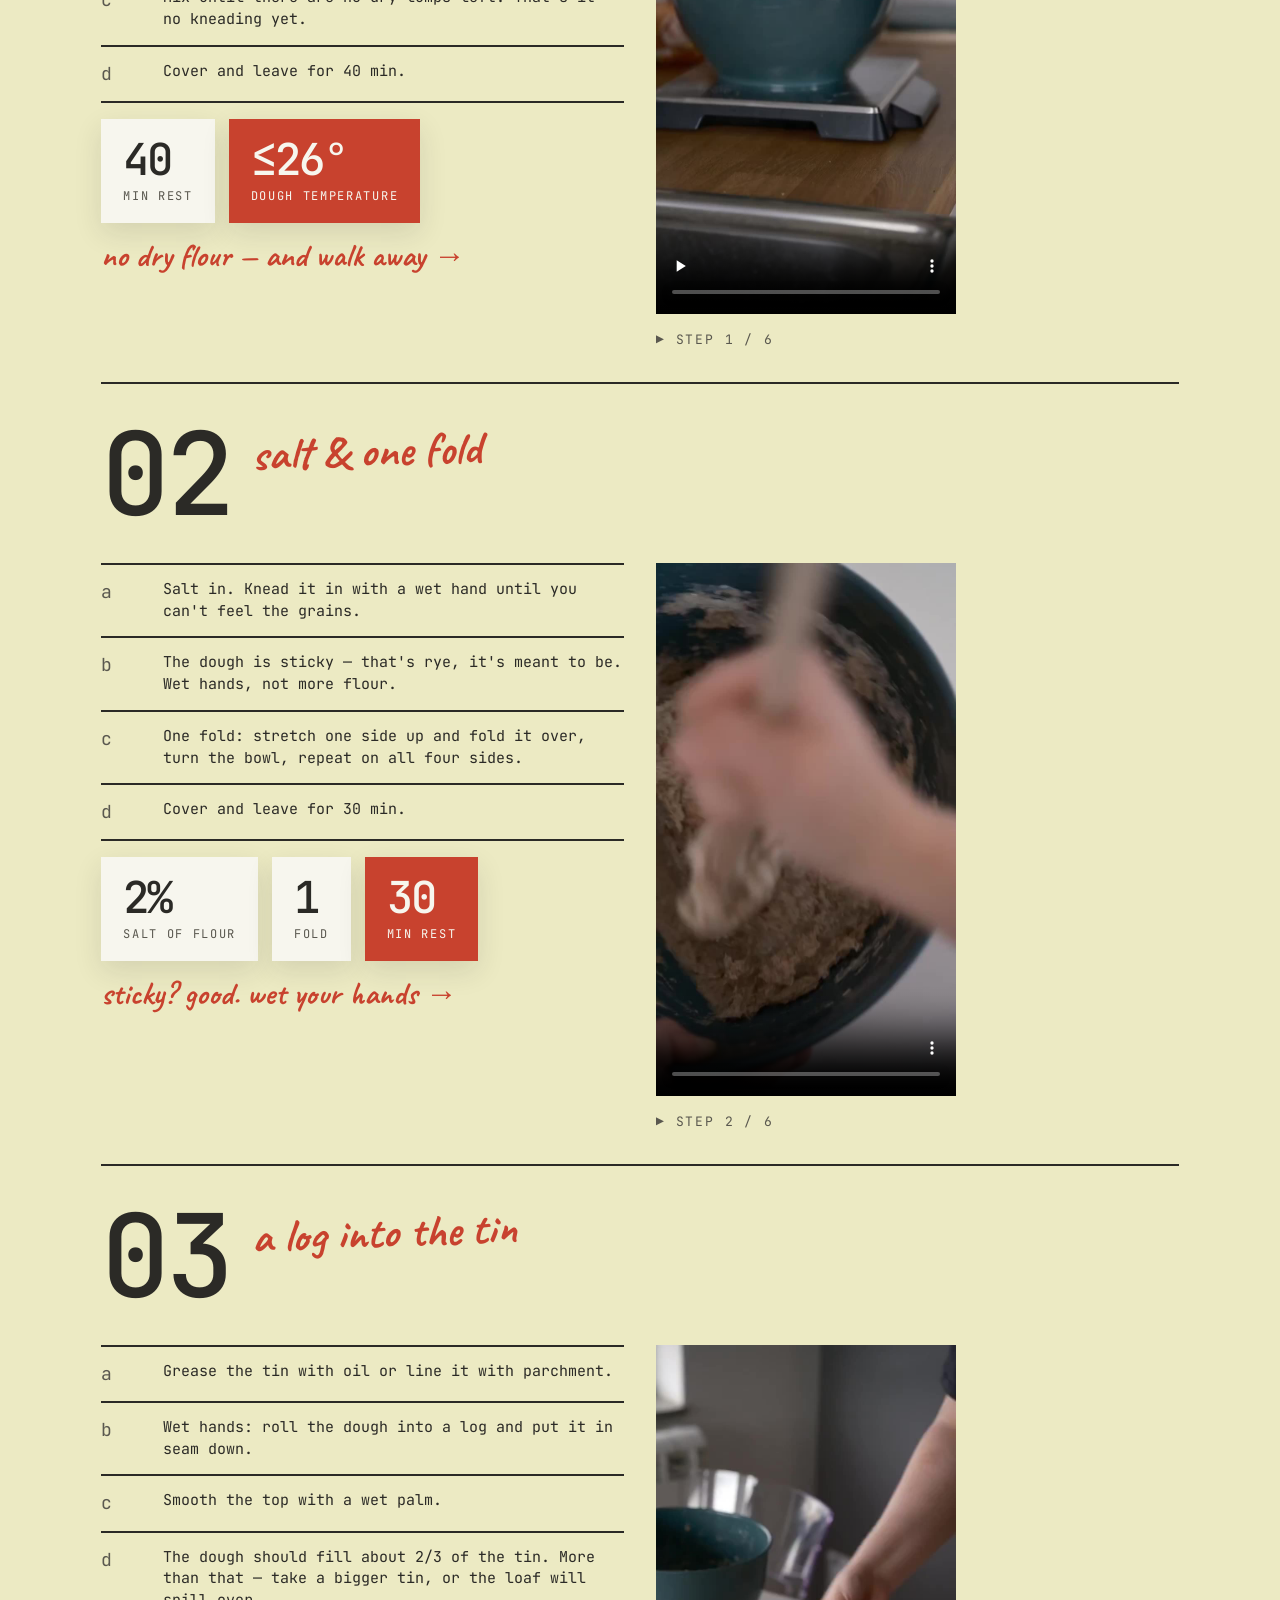
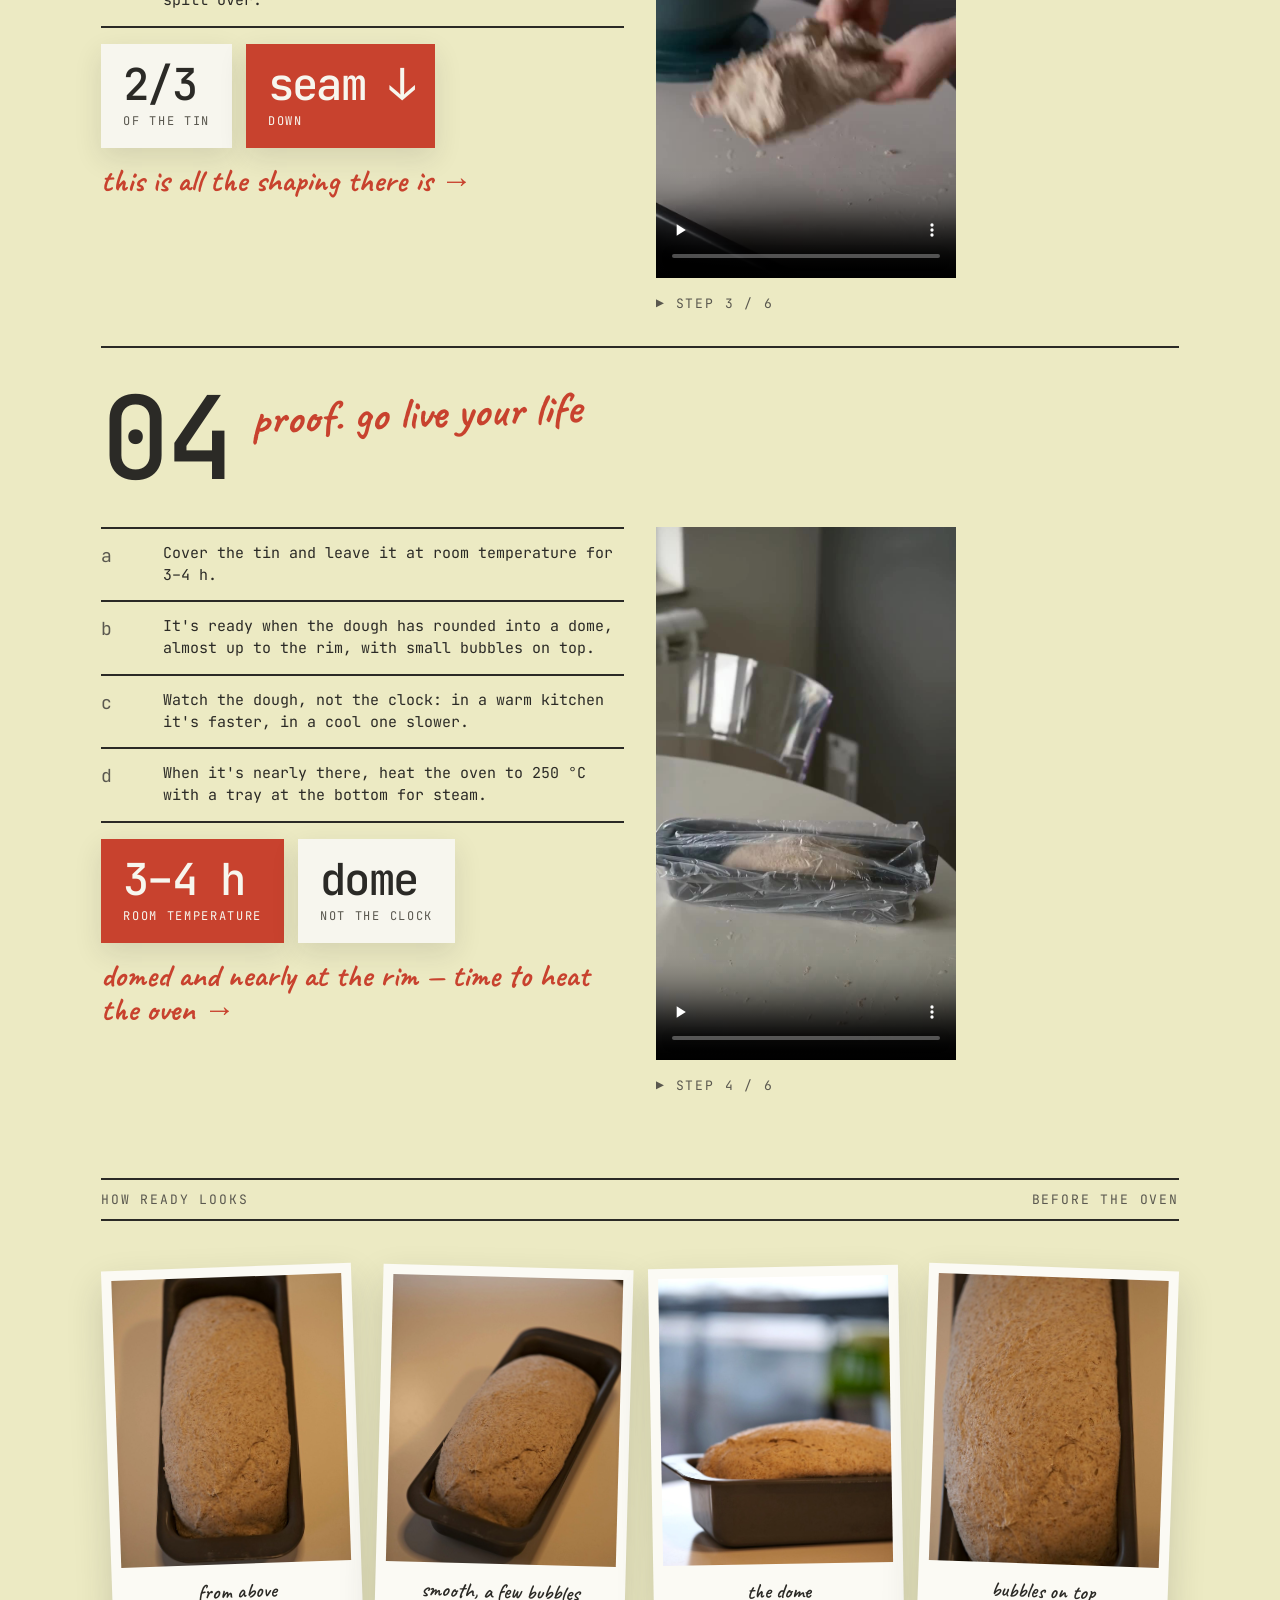
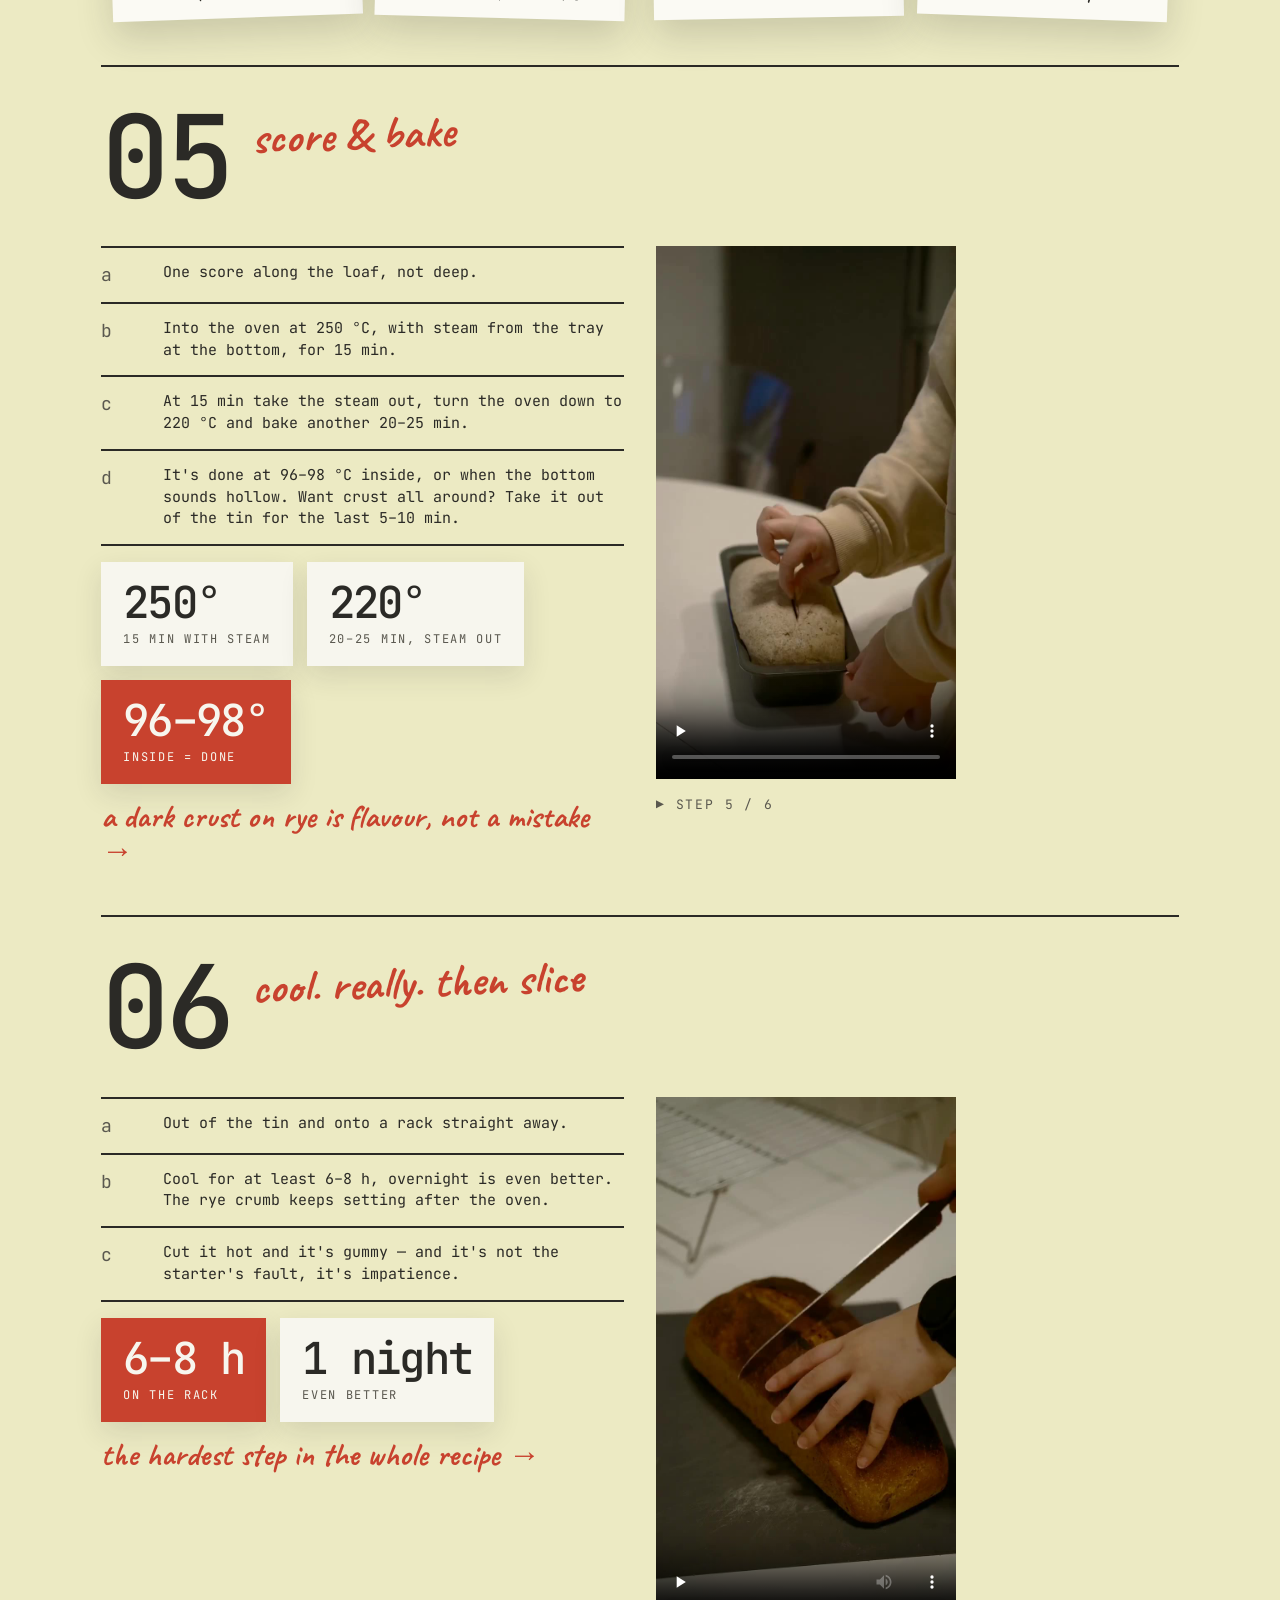
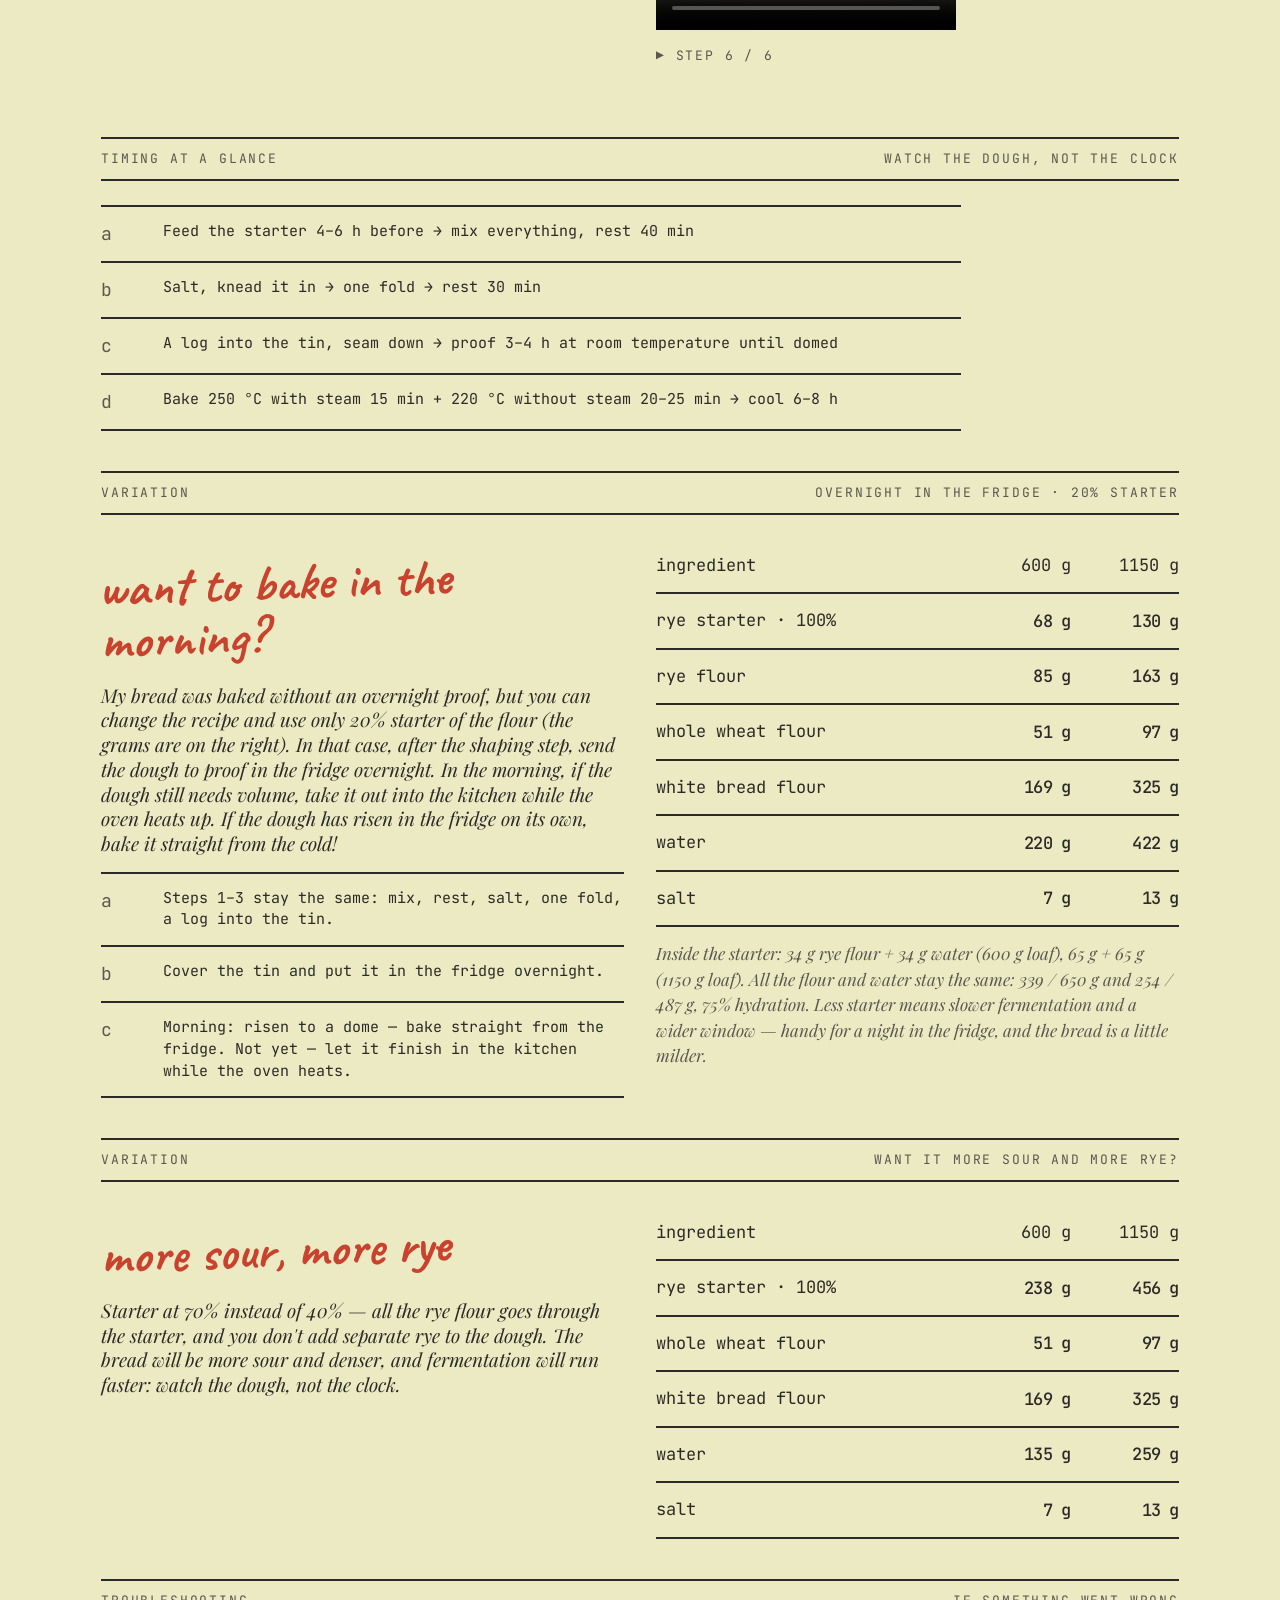
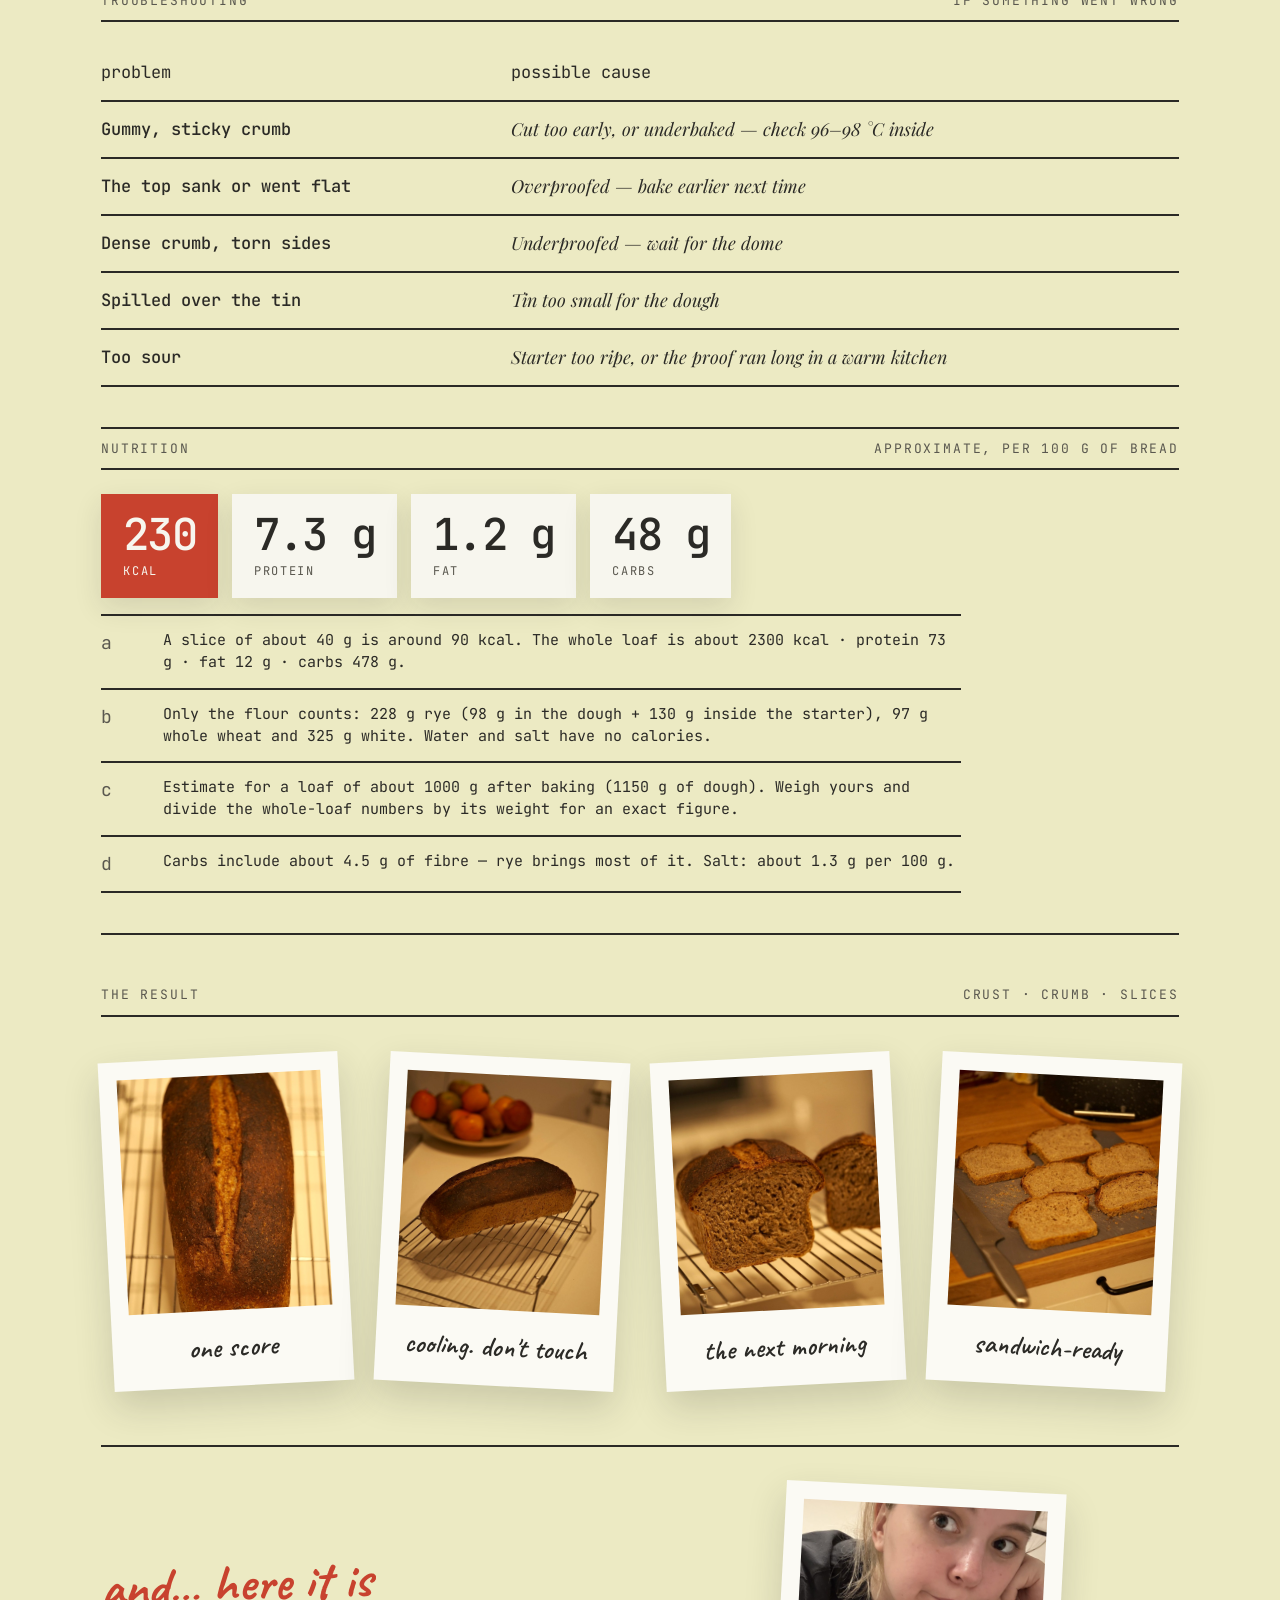
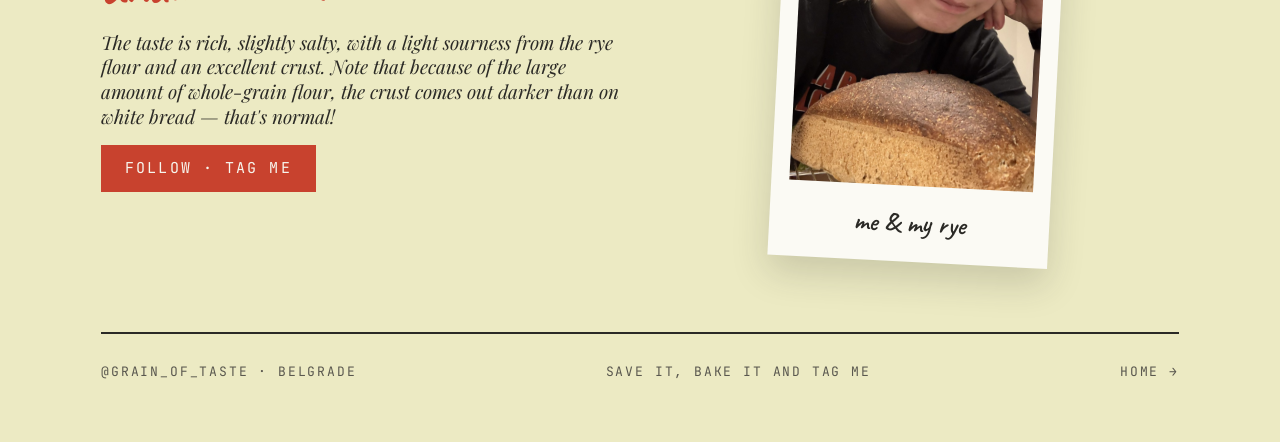
<file: recipes/rye-tin-loaf.html>
<!doctype html>
<html lang="en">
<head>
<meta charset="utf-8">
<meta name="viewport" content="width=device-width,initial-scale=1">
<link rel="icon" href="../favicon.ico?v=3" sizes="any">
<link rel="icon" href="../assets/favicon-32.png?v=3" sizes="32x32" type="image/png">
<link rel="icon" href="../assets/icon-512.png?v=3" sizes="512x512" type="image/png">
<link rel="apple-touch-icon" href="../assets/apple-touch-icon.png?v=3">
<link rel="mask-icon" href="../assets/favicon.svg?v=3" color="#C8422E">
<link rel="icon" href="../assets/favicon.svg?v=3" type="image/svg+xml">
<meta name="theme-color" content="#ECEAC3">
<title>rye tin loaf · 20 min of work · grain of taste</title>
<meta name="description" content="Rye tin loaf on rye starter: 35% rye, 15% whole wheat, 50% white, 75% hydration. About 20 minutes of hands-on work, no shaping skills. Grams for two tin sizes and a video for every step.">
<link rel="preconnect" href="https://fonts.googleapis.com"><link rel="preconnect" href="https://fonts.gstatic.com" crossorigin>
<link href="https://fonts.googleapis.com/css2?family=Caveat:wght@600;700&family=Playfair+Display:ital@1&family=JetBrains+Mono:wght@400;500&family=Golos+Text:wght@900&display=swap" rel="stylesheet">
<link rel="stylesheet" href="../assets/style.css?v=16be8d1f">
</head>
<body class="yellow">
<div class="wrap">

<header class="site-header">
  <a class="brand" href="../index.html">grain of taste <span>bread, backed by science</span></a>
  <nav class="main">
    <a class="on" href="index.html">recipes</a>
    <a href="stiff-starter-43.html">starters</a>
    <a href="../science/index.html">science &amp; bread</a>
    <a href="../myths/index.html">myths</a>
    <a href="../calculator.html">calculator</a>
    <a href="../what-you-need.html">what you need</a>
    <a href="../about.html">about</a>
  </nav>
</header>

<div class="page-head"><span class="caps">grain of taste</span><span class="caps">rye tin loaf</span><span class="caps">no. 02</span></div>

<!-- ===== cover ===== -->
<section class="hero" style="padding-top:0">
  <div class="title">rye <span>tin loaf</span></div>
  <div>
    <p class="thought" style="margin-top:28px">Bread on rye starter that bakes in a tin and needs no talent for shaping. About 20 minutes of your hands in total — the rest of the time the dough works on its own. Rye is not about gluten. Rye is about patience.</p>
    <div class="plates">
      <div class="plate accent"><span class="num">20 min</span><span class="caps">of your work</span></div>
      <div class="plate"><span class="num">75%</span><span class="caps">hydration</span></div>
      <div class="plate"><span class="num">35/15/50</span><span class="caps">rye / whole wheat / white</span></div>
    </div>
    <div class="steps">
      <a href="#s1">1</a><a href="#s2">2</a><a href="#s3">3</a><a href="#s4">4</a><a href="#s5">5</a><a href="#s6" class="last">6</a>
    </div>
  </div>
  <div style="text-align:center">
    <figure class="polaroid w320" style="margin:0">
      <img class="ph" src="../photos/rye/cover.jpg" alt="rye tin loaf cut in half on a rack">
      <figcaption class="cap">rye, but soft</figcaption>
    </figure>
  </div>
</section>

<!-- ===== sticky step navigation (assets/site.js?v=b93f59a7) ===== -->
<nav class="step-nav no-pdf" aria-label="recipe steps">
  <div class="in">
    <a href="#ingredients" class="sn-extra"><span>ingredients</span></a>
    <a href="#calculator" class="sn-extra"><span>calculator</span></a>
    <a href="#reel" class="sn-extra"><span>the reel</span></a>
    <a href="#s1"><b>1</b><span>mix</span></a>
    <a href="#s2"><b>2</b><span>salt</span></a>
    <a href="#s3"><b>3</b><span>into the tin</span></a>
    <a href="#s4"><b>4</b><span>proof</span></a>
    <a href="#s5"><b>5</b><span>bake</span></a>
    <a href="#s6"><b>6</b><span>cool</span></a>
  </div>
</nav>

<!-- ===== before you start ===== -->
<section id="kit">
  <div class="page-head"><span class="caps">before you start</span><span class="caps">check your kit</span></div>
  <div class="two">
    <ul class="kit-check">
      <li><label><input type="checkbox" id="kit-0"><span class="box"></span><span class="what">scale</span><span class="tag must">must</span></label></li>
      <li><label><input type="checkbox" id="kit-1"><span class="box"></span><span class="what">bowl + spoon</span><span class="tag must">must</span></label></li>
      <li><label><input type="checkbox" id="kit-r1"><span class="box"></span><span class="what">loaf tin</span><span class="or">metal is best, big enough for the dough</span><span class="tag must">must</span></label></li>
      <li><label><input type="checkbox" id="kit-r2"><span class="box"></span><span class="what">tray for steam</span><span class="or">or any oven-safe dish</span><span class="tag swap">swap</span></label></li>
      <li><label><input type="checkbox" id="kit-4"><span class="box"></span><span class="what">blade</span><span class="or">or sharp knife</span><span class="tag swap">swap</span></label></li>
      <li><label><input type="checkbox" id="kit-5"><span class="box"></span><span class="what">parchment + mitts</span><span class="tag must">must</span></label></li>
      <li><label><input type="checkbox" id="kit-6"><span class="box"></span><span class="what">rack</span><span class="or">or the oven rack</span><span class="tag swap">swap</span></label></li>
      <li><label><input type="checkbox" id="kit-7"><span class="box"></span><span class="what">thermometer</span><span class="tag nice">nice</span></label></li>
    </ul>
    <div>
      <h2 class="hand tilt">what you need</h2>
      <p class="thought">No banneton, no dutch oven, no shaping. The tin does the shaping for you. Wet hands do the rest.</p>
      <p><a class="btn" href="../what-you-need.html">what you need — and what to use instead →</a></p>
    </div>
  </div>
</section>

<!-- ===== ingredients ===== -->
<section id="ingredients">
  <div class="page-head"><span class="caps">ingredients</span><span class="caps">two tin sizes</span></div>
  <div class="two">
    <div>
      <h2 class="hand tilt">what goes in</h2>
      <div class="tscroll"><table class="t">
        <tr><th>ingredient</th><th class="r">small loaf<br><span class="caps">600 g</span></th><th class="r">big loaf<br><span class="caps">1150 g</span></th></tr>
        <tr><td>rye starter · 100%</td><td class="r num">136&nbsp;g</td><td class="r num">260&nbsp;g</td></tr>
        <tr><td>rye flour</td><td class="r num">51&nbsp;g</td><td class="r num">98&nbsp;g</td></tr>
        <tr><td>whole wheat flour</td><td class="r num">51&nbsp;g</td><td class="r num">97&nbsp;g</td></tr>
        <tr><td>white bread flour</td><td class="r num">169&nbsp;g</td><td class="r num">325&nbsp;g</td></tr>
        <tr><td>water</td><td class="r num">186&nbsp;g</td><td class="r num">357&nbsp;g</td></tr>
        <tr><td>salt</td><td class="r num">7&nbsp;g</td><td class="r num">13&nbsp;g</td></tr>
        <tr><td>tin, about</td><td class="r num">20×10&nbsp;cm</td><td class="r num">26–28×11&nbsp;cm</td></tr>
      </table></div>
      <p class="note" style="margin-top:14px">Inside the starter: 68 g rye flour + 68 g water (600 g loaf), 130 g + 130 g (1150 g loaf). All the flour together is 339 / 650 g, all the water 254 / 487 g. The starter is 40% of all the flour, and its flour and water are already counted in the 75%.</p>
    </div>
    <div class="side" style="display:flex;flex-direction:column;gap:20px">
      <div class="plates" style="margin:0"><div class="plate"><span class="num">40%</span><span class="caps">starter of all flour</span></div><div class="plate"><span class="num">2%</span><span class="caps">salt</span></div><div class="plate accent"><span class="num">26°</span><span class="caps">max dough temp</span></div></div>
      <p class="thought">I baked the big one: 1150 g of dough. Take a roomy tin — rye grows up, not sideways, and it needs space to do it.</p>
      <p class="thought">This bread can be made in any tin, but it shows itself best in a metal one: it won't let the dough spread and lose volume.</p>
      <figure class="polaroid r w240" style="margin:0 auto"><img class="ph" src="../photos/rye/bowl.jpg" alt="rye dough in a bowl after mixing"><figcaption class="cap">sticky is normal</figcaption></figure>
    </div>
  </div>
</section>

<!-- ===== scaler ===== -->
<section class="no-pdf calc-band" id="calculator">
  <div class="page-head"><span class="caps">recipe calculator</span><span class="caps">your flour, your tin</span></div>
  <div class="calc-explain">
    <h2 class="hand tilt">what is this?</h2>
    <p class="thought">A calculator that rewrites this recipe for you. Pick the version — same day (40% starter), overnight (20%) or more sour (70%) — then type in the flour you have or the dough you want, and it tells you how many grams of everything to weigh.</p>
    <p class="note"><strong>All weights are dough. In the oven a loaf loses some water: 1150 g of dough → about 1000 g of bread.</strong> The starter is rye, 100%: feed it separately, its flour and water are already counted.</p>
  </div>
  <div class="scaler calc" id="rye-scaler" data-formula="rye40">
    <div>
      <h2 class="hand tilt">how much do you have?</h2>
      <div class="field"><label class="caps" for="ry-rec">version</label><select id="ry-rec" name="recipe" data-group="rye"></select></div>
      <div class="field"><span class="caps">start from</span>
        <div class="seg">
          <label><input type="radio" name="mode-rye" value="flour"><span>flour I have</span></label>
          <label><input type="radio" name="mode-rye" value="dough" checked><span>dough I want</span></label>
        </div>
      </div>
      <div class="field" data-when="dough"><label class="caps" for="ry-amt">one loaf of dough weighs, g</label><input id="ry-amt" name="amount" type="number" min="50" step="10" value="1150" inputmode="numeric"><div class="presets"><button type="button" class="btn small" data-set="600"><span>small loaf</span> · 600 g</button><button type="button" class="btn small" data-set="1150"><span>big loaf</span> · 1150 g</button></div></div>
      <div class="field" data-when="flour"><label class="caps" for="ry-hw">white bread flour I have, g</label><input id="ry-hw" name="have-white" type="number" min="0" step="10" value="500" inputmode="numeric"></div>
      <div class="field" data-when="flour" data-ww><label class="caps" for="ry-hz">whole wheat flour I have, g</label><input id="ry-hz" name="have-ww" type="number" min="0" step="10" value="200" inputmode="numeric"></div>
      <div class="field" data-when="flour" data-rye><label class="caps" for="ry-hr">rye flour I have, g</label><input id="ry-hr" name="have-rye" type="number" min="0" step="10" value="200" inputmode="numeric"></div>
      <div class="field"><label class="caps" for="ry-lv">how many loaves</label><input id="ry-lv" name="loaves" type="number" min="1" max="12" step="1" value="1" inputmode="numeric"></div>
      <p class="note" data-rye-starter-note hidden>Starter: rye, 100% (equal rye flour and water). The rye inside it is already counted in the recipe.</p>
    </div>
    <div class="calc-out"></div>
  </div>
  <p data-needs="calculator" style="margin-top:20px"><a class="caps arrow" href="../calculator.html">open the full calculator</a></p>
</section>

<!-- ===== the reel ===== -->
<section id="reel">
  <div class="page-head"><span class="caps">the whole thing</span><span class="caps">in under a minute</span></div>
  <div class="sci-head" style="margin-bottom:0">
    <div class="sci-head-text">
      <h2 class="hand tilt">20 minutes of you. ~6 hours of bread.</h2>
      <p class="thought">Mixing, salt, one fold, a log into the tin. Then you go live your life while the dough rises, and come back to bake. The reel shows every step; below, each step has its own video and the details.</p>
      <ol class="list">
        <li><b>a</b>Hands-on: mixing, salt, the fold, the shaping, scoring — about 20 min.</li>
        <li><b>b</b>Waiting: 40 + 30 min of rest, 3–4 h of proofing, about 40 min in the oven.</li>
        <li><b>c</b>And then the hardest part: 6–8 h of cooling before you cut it.</li>
      </ol>
    </div>
    <aside class="sci-head-video">
      <div class="video" data-src="../videos/rye-reel.mp4?v=2" data-poster="../videos/rye-reel.jpg" data-label="the reel · 0:56"></div>
      <p class="hand sci-below">step by step below ↓</p>
    </aside>
  </div>
</section>

<!-- ===== steps ===== -->
<div class="step" id="s1">
  <div class="head"><span class="num">01</span><span class="hand tilt">mix &amp; leave it alone</span></div>
  <div>
    <ol class="list">
      <li><b>a</b>Feed the starter 4–6 h before. It's ready when it has about doubled, the dome is just starting to sink, and it smells sour and fruity, not like vinegar.</li>
      <li><b>b</b>Water + starter, then all the flour: rye, whole wheat, white.</li>
      <li><b>c</b>Mix until there are no dry lumps left. That's it — no kneading yet.</li>
      <li><b>d</b>Cover and leave for 40 min.</li>
    </ol>
    <div class="plates"><div class="plate"><span class="num">40</span><span class="caps">min rest</span></div><div class="plate accent"><span class="num">≤26°</span><span class="caps">dough temperature</span></div></div>
    <p class="reply">no dry flour — and walk away</p>
  </div>
  <div class="side">
    <div class="video" data-src="../videos/rye-01-mix.mp4" data-poster="../videos/rye-01-mix.jpg" data-label="step 1 / 6 · mix"></div>
    <span class="caps">▶ step 1 / 6</span>
  </div>
</div>
<div class="step" id="s2">
  <div class="head"><span class="num">02</span><span class="hand tilt">salt &amp; one fold</span></div>
  <div>
    <ol class="list">
      <li><b>a</b>Salt in. Knead it in with a wet hand until you can't feel the grains.</li>
      <li><b>b</b>The dough is sticky — that's rye, it's meant to be. Wet hands, not more flour.</li>
      <li><b>c</b>One fold: stretch one side up and fold it over, turn the bowl, repeat on all four sides.</li>
      <li><b>d</b>Cover and leave for 30 min.</li>
    </ol>
    <div class="plates"><div class="plate"><span class="num">2%</span><span class="caps">salt of flour</span></div><div class="plate"><span class="num">1</span><span class="caps">fold</span></div><div class="plate accent"><span class="num">30</span><span class="caps">min rest</span></div></div>
    <p class="reply">sticky? good. wet your hands</p>
  </div>
  <div class="side">
    <div class="video" data-src="../videos/rye-02-salt.mp4" data-poster="../videos/rye-02-salt.jpg" data-label="step 2 / 6 · salt"></div>
    <span class="caps">▶ step 2 / 6</span>
  </div>
</div>
<div class="step" id="s3">
  <div class="head"><span class="num">03</span><span class="hand tilt">a log into the tin</span></div>
  <div>
    <ol class="list">
      <li><b>a</b>Grease the tin with oil or line it with parchment.</li>
      <li><b>b</b>Wet hands: roll the dough into a log and put it in seam down.</li>
      <li><b>c</b>Smooth the top with a wet palm.</li>
      <li><b>d</b>The dough should fill about 2/3 of the tin. More than that — take a bigger tin, or the loaf will spill over.</li>
    </ol>
    <div class="plates"><div class="plate"><span class="num">2/3</span><span class="caps">of the tin</span></div><div class="plate accent"><span class="num">seam ↓</span><span class="caps">down</span></div></div>
    <p class="reply">this is all the shaping there is</p>
  </div>
  <div class="side">
    <div class="video" data-src="../videos/rye-03-shape.mp4" data-poster="../videos/rye-03-shape.jpg" data-label="step 3 / 6 · into the tin"></div>
    <span class="caps">▶ step 3 / 6</span>
  </div>
</div>
<div class="step" id="s4">
  <div class="head"><span class="num">04</span><span class="hand tilt">proof. go live your life</span></div>
  <div>
    <ol class="list">
      <li><b>a</b>Cover the tin and leave it at room temperature for 3–4 h.</li>
      <li><b>b</b>It's ready when the dough has rounded into a dome, almost up to the rim, with small bubbles on top.</li>
      <li><b>c</b>Watch the dough, not the clock: in a warm kitchen it's faster, in a cool one slower.</li>
      <li><b>d</b>When it's nearly there, heat the oven to 250 °C with a tray at the bottom for steam.</li>
    </ol>
    <div class="plates"><div class="plate accent"><span class="num">3–4 h</span><span class="caps">room temperature</span></div><div class="plate"><span class="num">dome</span><span class="caps">not the clock</span></div></div>
    <p class="reply">domed and nearly at the rim — time to heat the oven</p>
  </div>
  <div class="side">
    <div class="video" data-src="../videos/rye-04-proof.mp4" data-poster="../videos/rye-04-proof.jpg" data-label="step 4 / 6 · proof"></div>
    <span class="caps">▶ step 4 / 6</span>
  </div>
</div>

<section style="padding-top:10px">
  <div class="page-head" style="margin-bottom:10px"><span class="caps">how ready looks</span><span class="caps">before the oven</span></div>
  <div class="sci-row four" style="max-width:none">
    <figure class="polaroid" style="--t:-2deg"><img class="ph" src="../photos/rye/tin-shaped.jpg" alt="rye dough in the tin from above"><figcaption class="cap">from above</figcaption></figure>
    <figure class="polaroid" style="--t:1.5deg"><img class="ph" src="../photos/rye/tin-angle.jpg" alt="rye dough in the tin, at an angle"><figcaption class="cap">smooth, a few bubbles</figcaption></figure>
    <figure class="polaroid" style="--t:-1deg"><img class="ph" src="../photos/rye/proof-side.jpg" alt="proofed rye dough domed over the tin"><figcaption class="cap">the dome</figcaption></figure>
    <figure class="polaroid" style="--t:2deg"><img class="ph" src="../photos/rye/proof-top.jpg" alt="close-up of the proofed dough surface"><figcaption class="cap">bubbles on top</figcaption></figure>
  </div>
</section>

<div class="step" id="s5">
  <div class="head"><span class="num">05</span><span class="hand tilt">score &amp; bake</span></div>
  <div>
    <ol class="list">
      <li><b>a</b>One score along the loaf, not deep.</li>
      <li><b>b</b>Into the oven at 250 °C, with steam from the tray at the bottom, for 15 min.</li>
      <li><b>c</b>At 15 min take the steam out, turn the oven down to 220 °C and bake another 20–25 min.</li>
      <li><b>d</b>It's done at 96–98 °C inside, or when the bottom sounds hollow. Want crust all around? Take it out of the tin for the last 5–10 min.</li>
    </ol>
    <div class="plates"><div class="plate"><span class="num">250°</span><span class="caps">15 min with steam</span></div><div class="plate"><span class="num">220°</span><span class="caps">20–25 min, steam out</span></div><div class="plate accent"><span class="num">96–98°</span><span class="caps">inside = done</span></div></div>
    <p class="reply">a dark crust on rye is flavour, not a mistake</p>
  </div>
  <div class="side">
    <div class="video" data-src="../videos/rye-05-bake.mp4" data-poster="../videos/rye-05-bake.jpg" data-label="step 5 / 6 · bake"></div>
    <span class="caps">▶ step 5 / 6</span>
  </div>
</div>
<div class="step" id="s6">
  <div class="head"><span class="num">06</span><span class="hand tilt">cool. really. then slice</span></div>
  <div>
    <ol class="list">
      <li><b>a</b>Out of the tin and onto a rack straight away.</li>
      <li><b>b</b>Cool for at least 6–8 h, overnight is even better. The rye crumb keeps setting after the oven.</li>
      <li><b>c</b>Cut it hot and it's gummy — and it's not the starter's fault, it's impatience.</li>
    </ol>
    <div class="plates"><div class="plate accent"><span class="num">6–8 h</span><span class="caps">on the rack</span></div><div class="plate"><span class="num">1 night</span><span class="caps">even better</span></div></div>
    <p class="reply">the hardest step in the whole recipe</p>
  </div>
  <div class="side">
    <div class="video" data-src="../videos/rye-06-slice.mp4" data-poster="../videos/rye-06-slice.jpg" data-label="step 6 / 6 · slice"></div>
    <span class="caps">▶ step 6 / 6</span>
  </div>
</div>

<section>
  <div class="page-head"><span class="caps">timing at a glance</span><span class="caps">watch the dough, not the clock</span></div>
  <ol class="list" style="max-width:860px">
    <li><b>a</b>Feed the starter 4–6 h before → mix everything, rest 40 min</li>
    <li><b>b</b>Salt, knead it in → one fold → rest 30 min</li>
    <li><b>c</b>A log into the tin, seam down → proof 3–4 h at room temperature until domed</li>
    <li><b>d</b>Bake 250 °C with steam 15 min + 220 °C without steam 20–25 min → cool 6–8 h</li>
  </ol>
</section>

<section id="overnight">
  <div class="page-head"><span class="caps">variation</span><span class="caps">overnight in the fridge · 20% starter</span></div>
  <div class="two">
    <div>
      <h2 class="hand tilt">want to bake in the morning?</h2>
      <p class="thought">My bread was baked without an overnight proof, but you can change the recipe and use only 20% starter of the flour (the grams are on the right). In that case, after the shaping step, send the dough to proof in the fridge overnight. In the morning, if the dough still needs volume, take it out into the kitchen while the oven heats up. If the dough has risen in the fridge on its own, bake it straight from the cold!</p>
      <ol class="list">
        <li><b>a</b>Steps 1–3 stay the same: mix, rest, salt, one fold, a log into the tin.</li>
        <li><b>b</b>Cover the tin and put it in the fridge overnight.</li>
        <li><b>c</b>Morning: risen to a dome — bake straight from the fridge. Not yet — let it finish in the kitchen while the oven heats.</li>
      </ol>
    </div>
    <div>
      <div class="tscroll"><table class="t">
        <tr><th>ingredient</th><th class="r">600 g</th><th class="r">1150 g</th></tr>
        <tr><td>rye starter · 100%</td><td class="r num">68&nbsp;g</td><td class="r num">130&nbsp;g</td></tr>
        <tr><td>rye flour</td><td class="r num">85&nbsp;g</td><td class="r num">163&nbsp;g</td></tr>
        <tr><td>whole wheat flour</td><td class="r num">51&nbsp;g</td><td class="r num">97&nbsp;g</td></tr>
        <tr><td>white bread flour</td><td class="r num">169&nbsp;g</td><td class="r num">325&nbsp;g</td></tr>
        <tr><td>water</td><td class="r num">220&nbsp;g</td><td class="r num">422&nbsp;g</td></tr>
        <tr><td>salt</td><td class="r num">7&nbsp;g</td><td class="r num">13&nbsp;g</td></tr>
      </table></div>
      <p class="note" style="margin-top:14px">Inside the starter: 34 g rye flour + 34 g water (600 g loaf), 65 g + 65 g (1150 g loaf). All the flour and water stay the same: 339 / 650 g and 254 / 487 g, 75% hydration. Less starter means slower fermentation and a wider window — handy for a night in the fridge, and the bread is a little milder.</p>
    </div>
  </div>
</section>

<section id="more-sour">
  <div class="page-head"><span class="caps">variation</span><span class="caps">want it more sour and more rye?</span></div>
  <div class="two">
    <div>
      <h2 class="hand tilt">more sour, more rye</h2>
      <p class="thought">Starter at 70% instead of 40% — all the rye flour goes through the starter, and you don't add separate rye to the dough. The bread will be more sour and denser, and fermentation will run faster: watch the dough, not the clock.</p>
    </div>
    <div class="tscroll"><table class="t">
      <tr><th>ingredient</th><th class="r">600 g</th><th class="r">1150 g</th></tr>
      <tr><td>rye starter · 100%</td><td class="r num">238&nbsp;g</td><td class="r num">456&nbsp;g</td></tr>
      <tr><td>whole wheat flour</td><td class="r num">51&nbsp;g</td><td class="r num">97&nbsp;g</td></tr>
      <tr><td>white bread flour</td><td class="r num">169&nbsp;g</td><td class="r num">325&nbsp;g</td></tr>
      <tr><td>water</td><td class="r num">135&nbsp;g</td><td class="r num">259&nbsp;g</td></tr>
      <tr><td>salt</td><td class="r num">7&nbsp;g</td><td class="r num">13&nbsp;g</td></tr>
    </table></div>
  </div>
</section>

<section id="troubleshooting">
  <div class="page-head"><span class="caps">troubleshooting</span><span class="caps">if something went wrong</span></div>
  <div class="tscroll"><table class="t trouble">
      <tr><th>problem</th><th>possible cause</th></tr>
      <tr><td>Gummy, sticky crumb</td><td>Cut too early, or underbaked — check 96–98 °C inside</td></tr>
      <tr><td>The top sank or went flat</td><td>Overproofed — bake earlier next time</td></tr>
      <tr><td>Dense crumb, torn sides</td><td>Underproofed — wait for the dome</td></tr>
      <tr><td>Spilled over the tin</td><td>Tin too small for the dough</td></tr>
      <tr><td>Too sour</td><td>Starter too ripe, or the proof ran long in a warm kitchen</td></tr>
  </table></div>
</section>

<section class="nutrition" id="nutrition">
  <div class="page-head"><span class="caps">nutrition</span><span class="caps">approximate, per 100 g of bread</span></div>
  <div class="plates">
    <div class="plate accent"><span class="num">230</span><span class="caps">kcal</span></div>
    <div class="plate"><span class="num">7.3 g</span><span class="caps">protein</span></div>
    <div class="plate"><span class="num">1.2 g</span><span class="caps">fat</span></div>
    <div class="plate"><span class="num">48 g</span><span class="caps">carbs</span></div>
  </div>
  <ol class="list" style="max-width:860px">
    <li><b>a</b><span>A slice of about 40 g is around 90 kcal. The whole loaf is about 2300 kcal · protein 73 g · fat 12 g · carbs 478 g.</span></li>
    <li><b>b</b><span>Only the flour counts: 228 g rye (98 g in the dough + 130 g inside the starter), 97 g whole wheat and 325 g white. Water and salt have no calories.</span></li>
    <li><b>c</b><span>Estimate for a loaf of about 1000 g after baking (1150 g of dough). Weigh yours and divide the whole-loaf numbers by its weight for an exact figure.</span></li>
    <li><b>d</b><span>Carbs include about 4.5 g of fibre — rye brings most of it. Salt: about 1.3 g per 100 g.</span></li>
  </ol>
</section>

<section style="border-top:2px solid var(--rule);padding-top:40px">
  <div class="page-head" style="border-top:0;margin-bottom:30px"><span class="caps">the result</span><span class="caps">crust · crumb · slices</span></div>
  <div style="display:flex;gap:36px;flex-wrap:wrap;justify-content:center;padding:10px 0 20px">
    <figure class="polaroid w240" style="margin:0"><img class="ph" src="../photos/rye/loaf-top.jpg" alt="rye tin loaf from above, one score"><figcaption class="cap">one score</figcaption></figure>
    <figure class="polaroid r w240" style="margin:0"><img class="ph" src="../photos/rye/loaf-fruit.jpg" alt="rye loaf on a rack, fruit bowl behind"><figcaption class="cap">cooling. don't touch</figcaption></figure>
    <figure class="polaroid w240" style="margin:0"><img class="ph" src="../photos/rye/half-angle.jpg" alt="rye loaf cut in half"><figcaption class="cap">the next morning</figcaption></figure>
    <figure class="polaroid r w240" style="margin:0"><img class="ph" src="../photos/rye/slices-counter.jpg" alt="rye slices on the counter"><figcaption class="cap">sandwich-ready</figcaption></figure>
  </div>
</section>

<!-- ===== final ===== -->
<section style="border-top:2px solid var(--rule);padding-top:40px">
  <div class="two" style="align-items:center">
    <div>
      <h2 class="hand tilt">and… here it is</h2>
      <p class="thought">The taste is rich, slightly salty, with a light sourness from the rye flour and an excellent crust. Note that because of the large amount of whole-grain flour, the crust comes out darker than on white bread — that's normal!</p>
      <p><a class="btn fill" href="https://instagram.com/grain_of_taste">follow · tag me</a></p>
    </div>
    <div style="text-align:center">
      <figure class="polaroid r w320" style="margin:0">
        <img class="ph" src="../photos/rye/me-and-rye.jpg" alt="Svetlana with the rye tin loaf">
        <figcaption class="cap">me &amp; my rye</figcaption>
      </figure>
    </div>
  </div>
</section>

<footer class="site-footer">
  <span class="caps">@grain_of_taste · belgrade</span>
  <span class="caps">save it, bake it and tag me</span>
  <a class="caps" href="../index.html">home →</a>
</footer>
</div>
<script src="../assets/site.js?v=b93f59a7"></script>
<script src="../assets/i18n.js?v=514ec1e2"></script>
<script src="../assets/flags.js?v=26d8e759"></script>
<script src="../assets/analytics.js?v=cc6729da"></script>
</body>
</html>
</file>
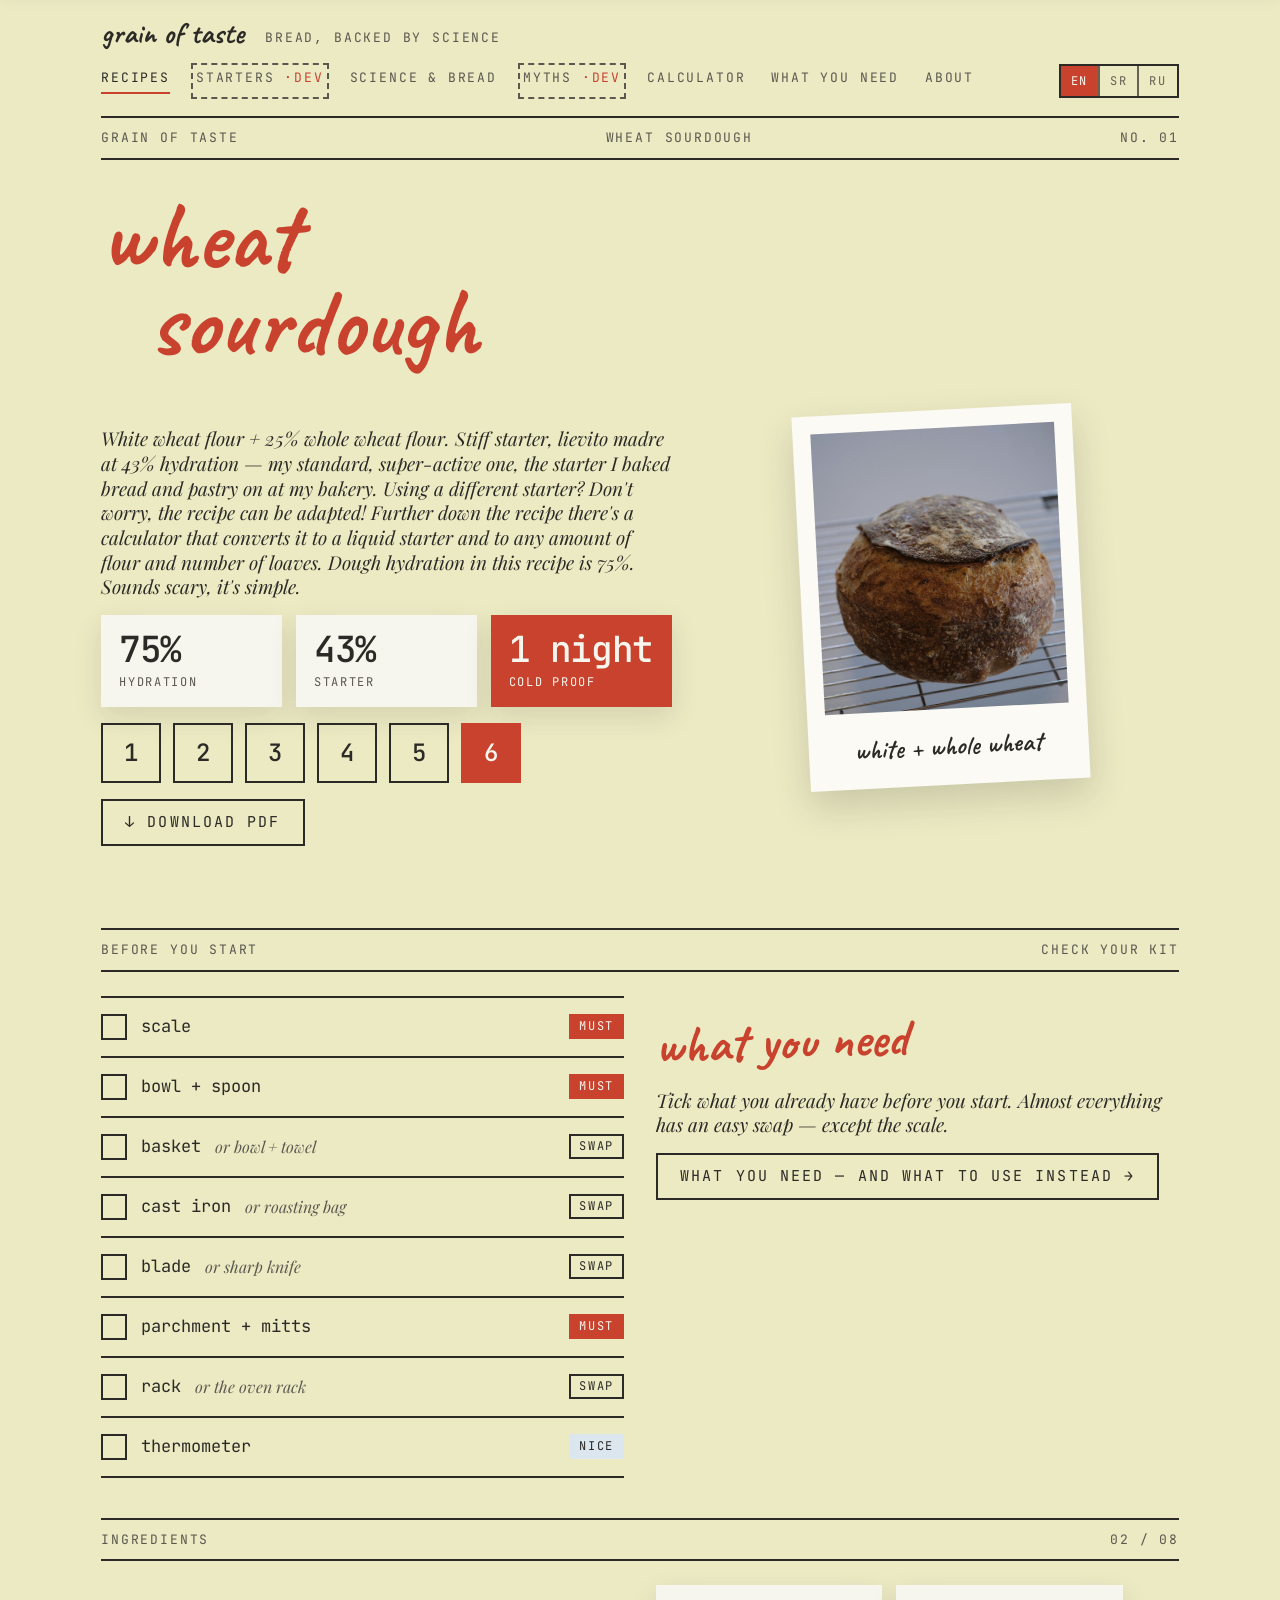
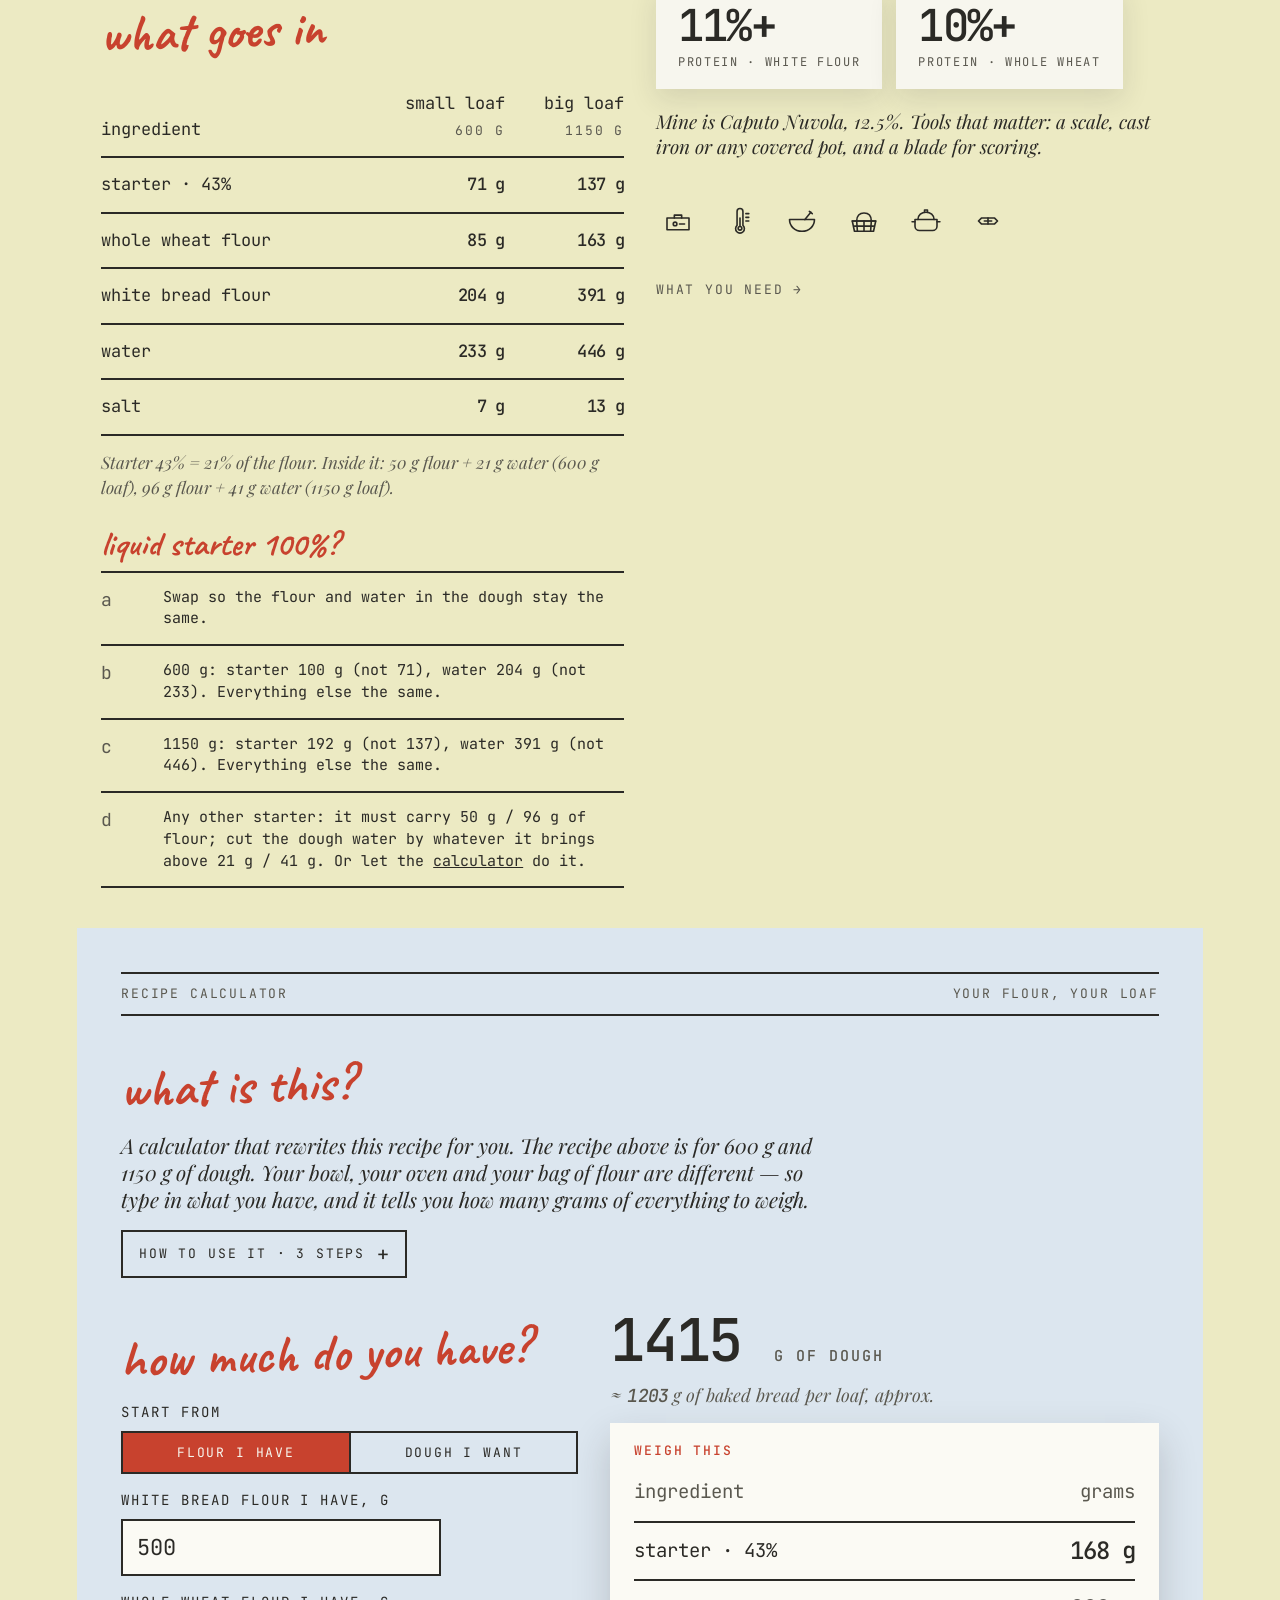
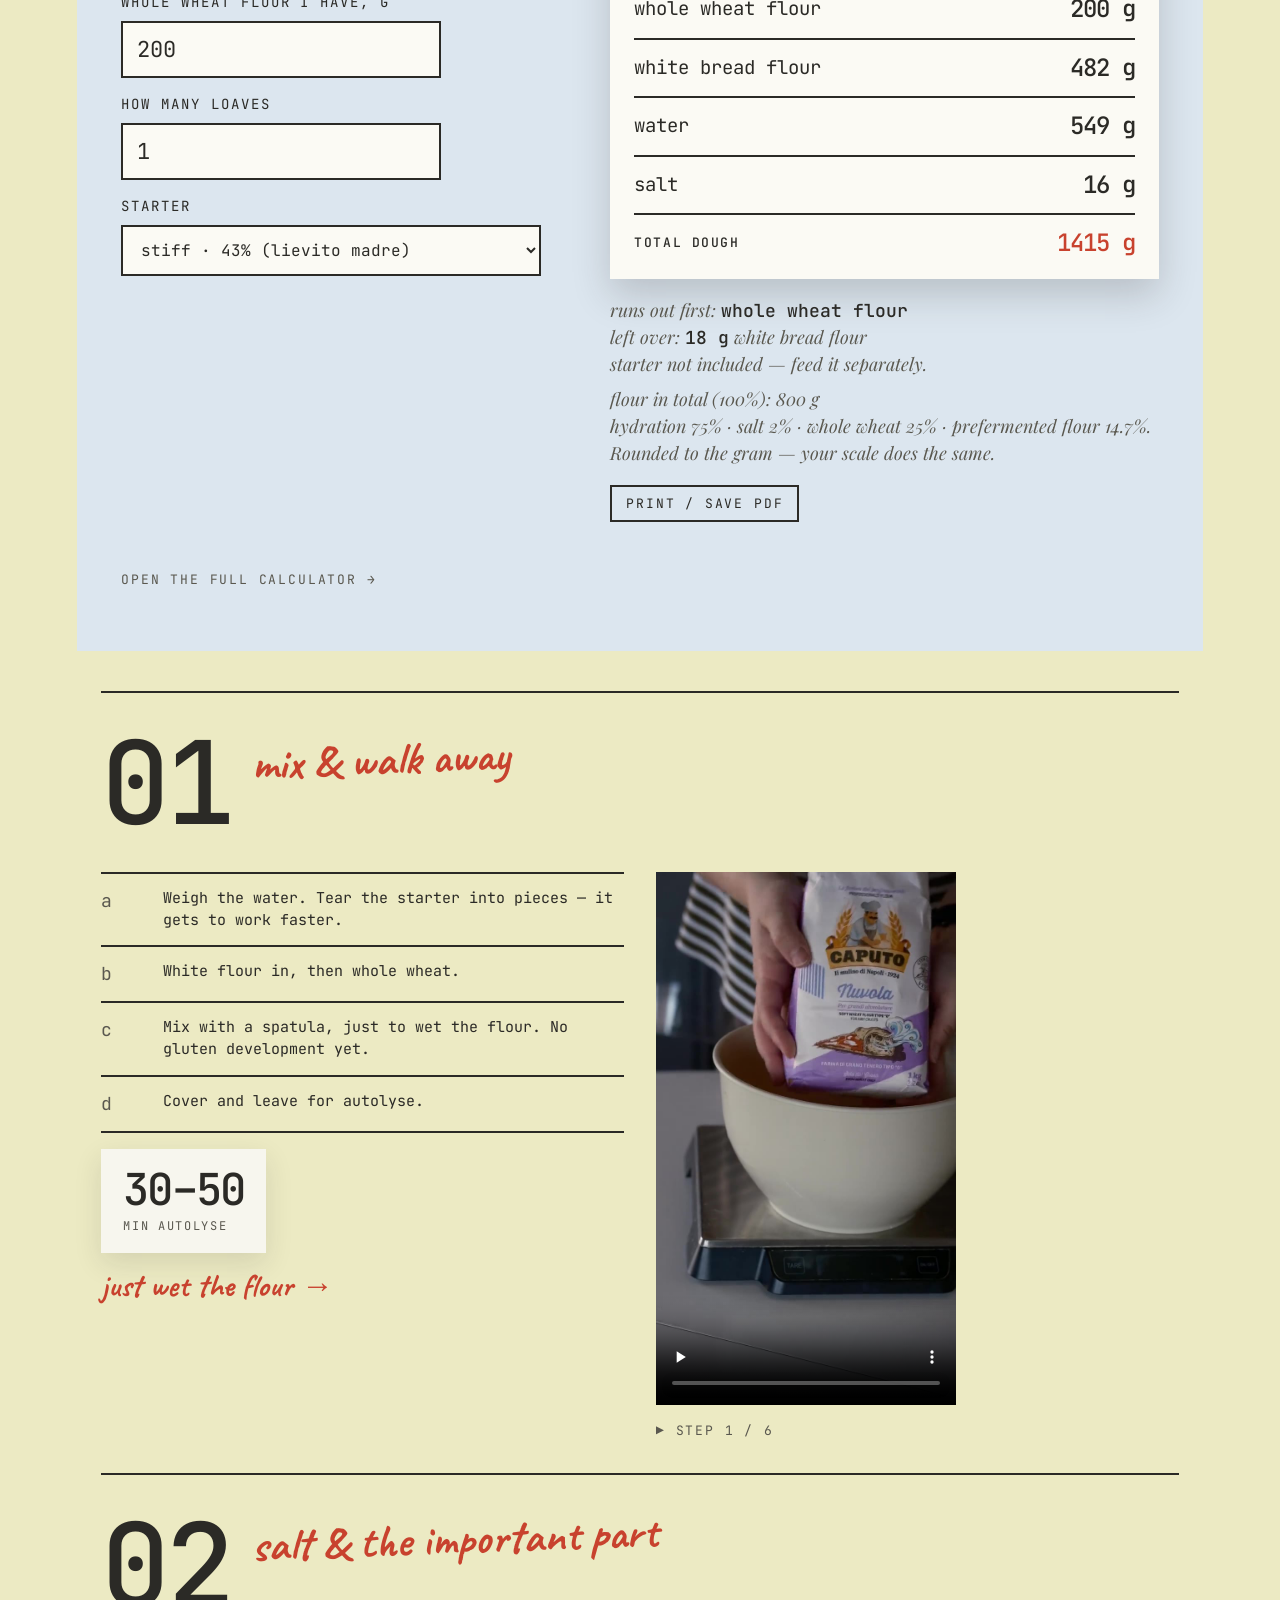
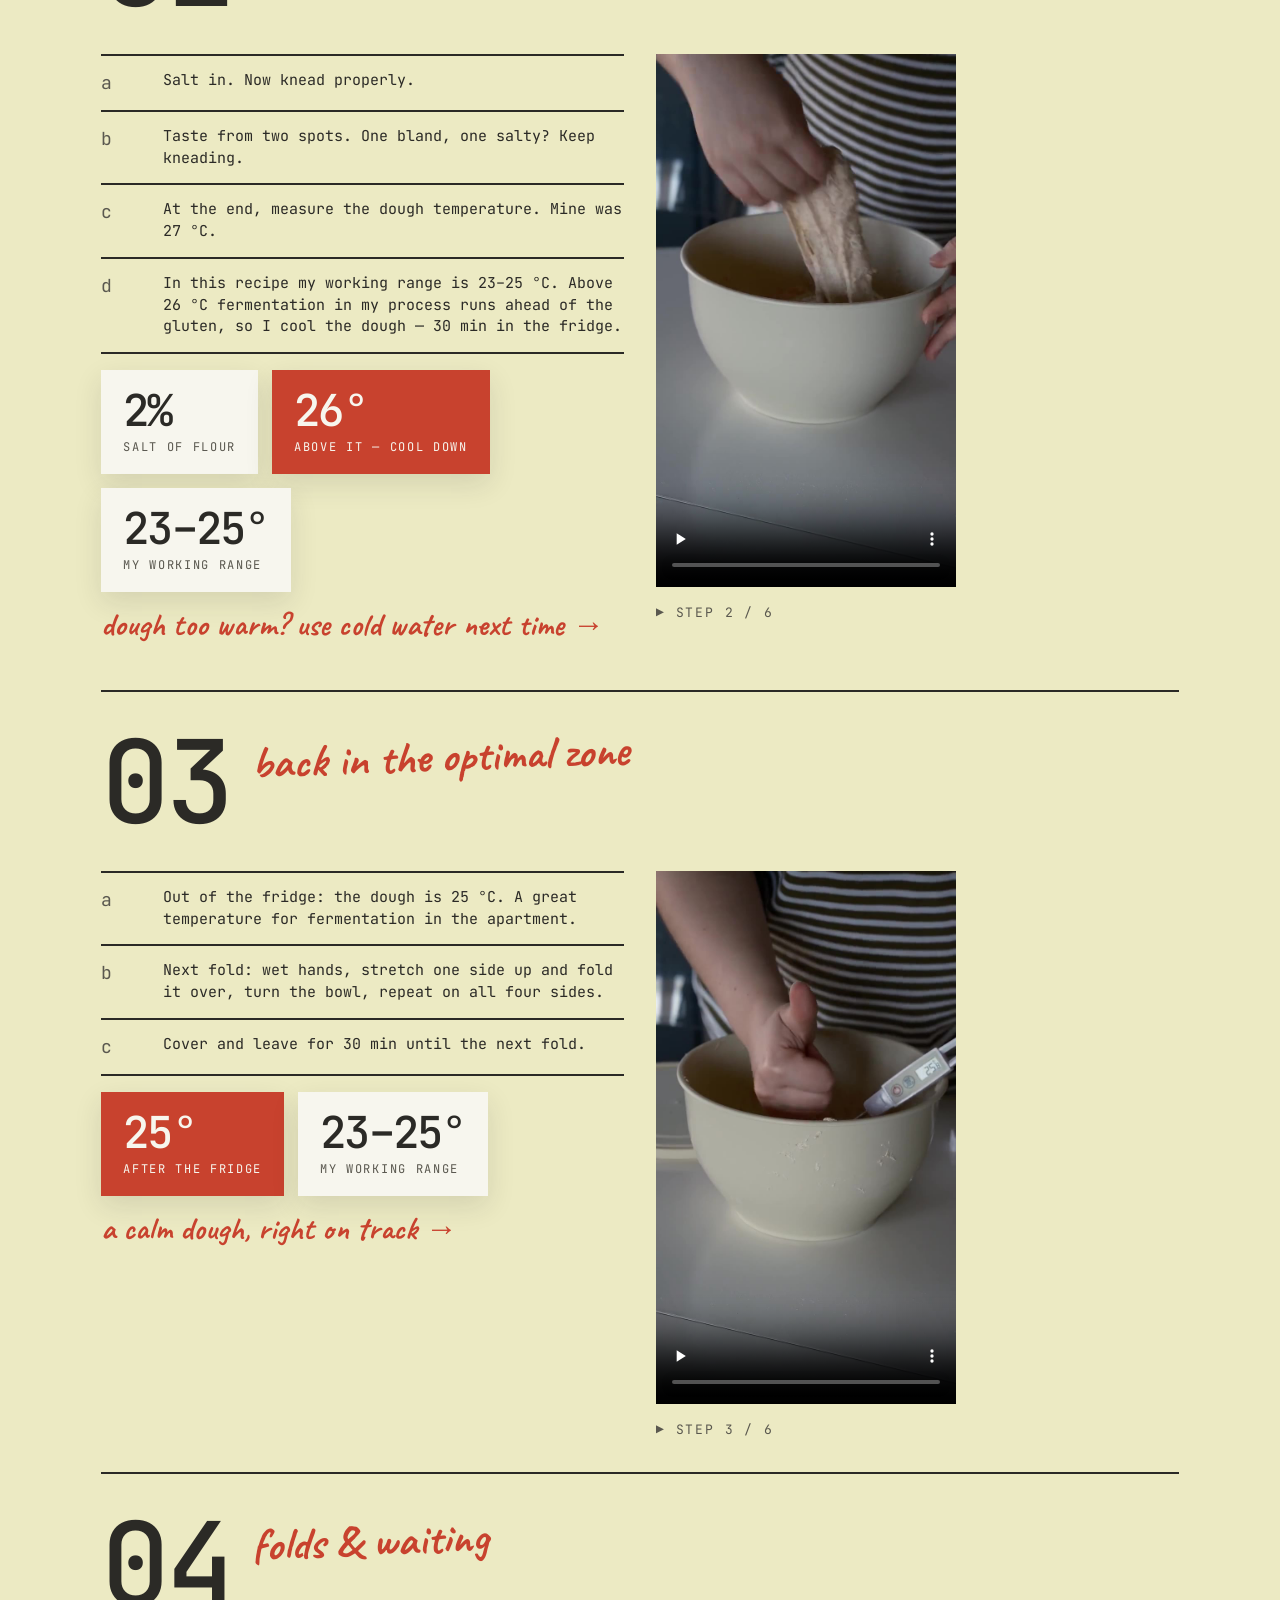
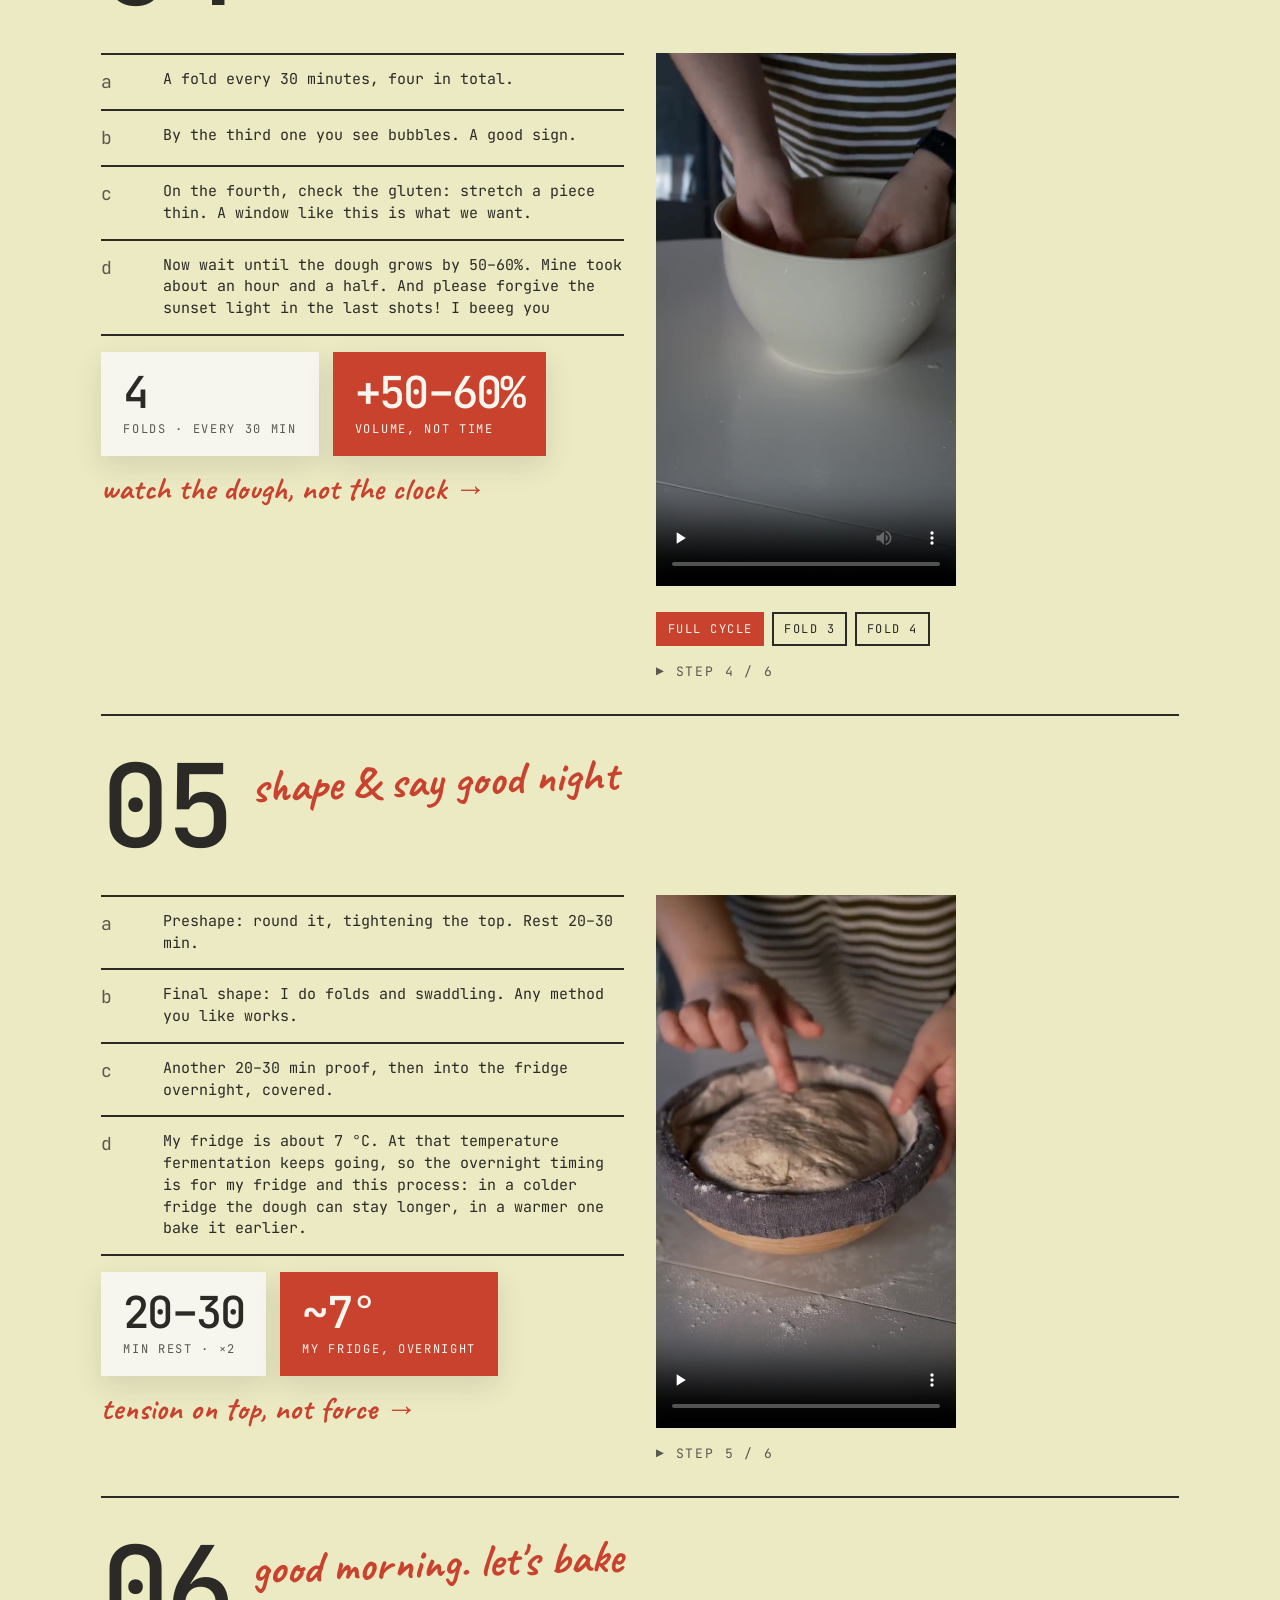
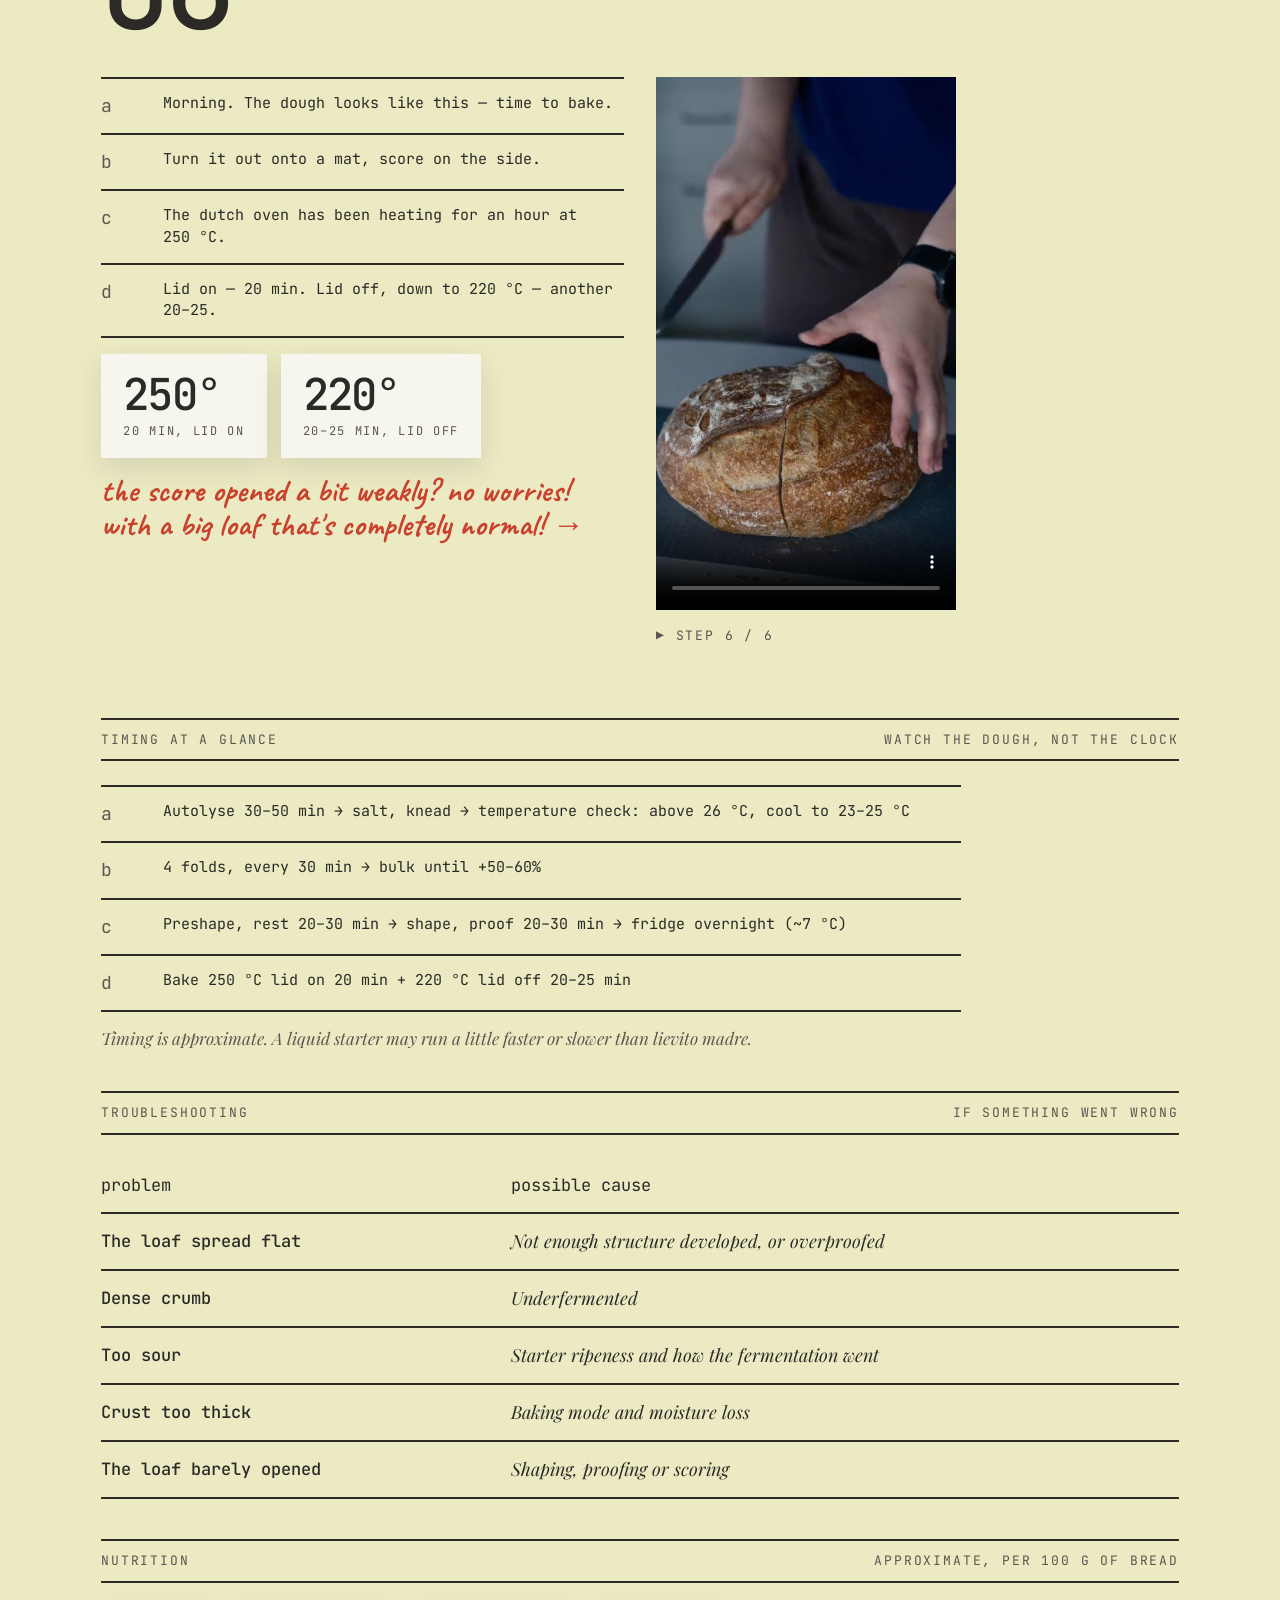
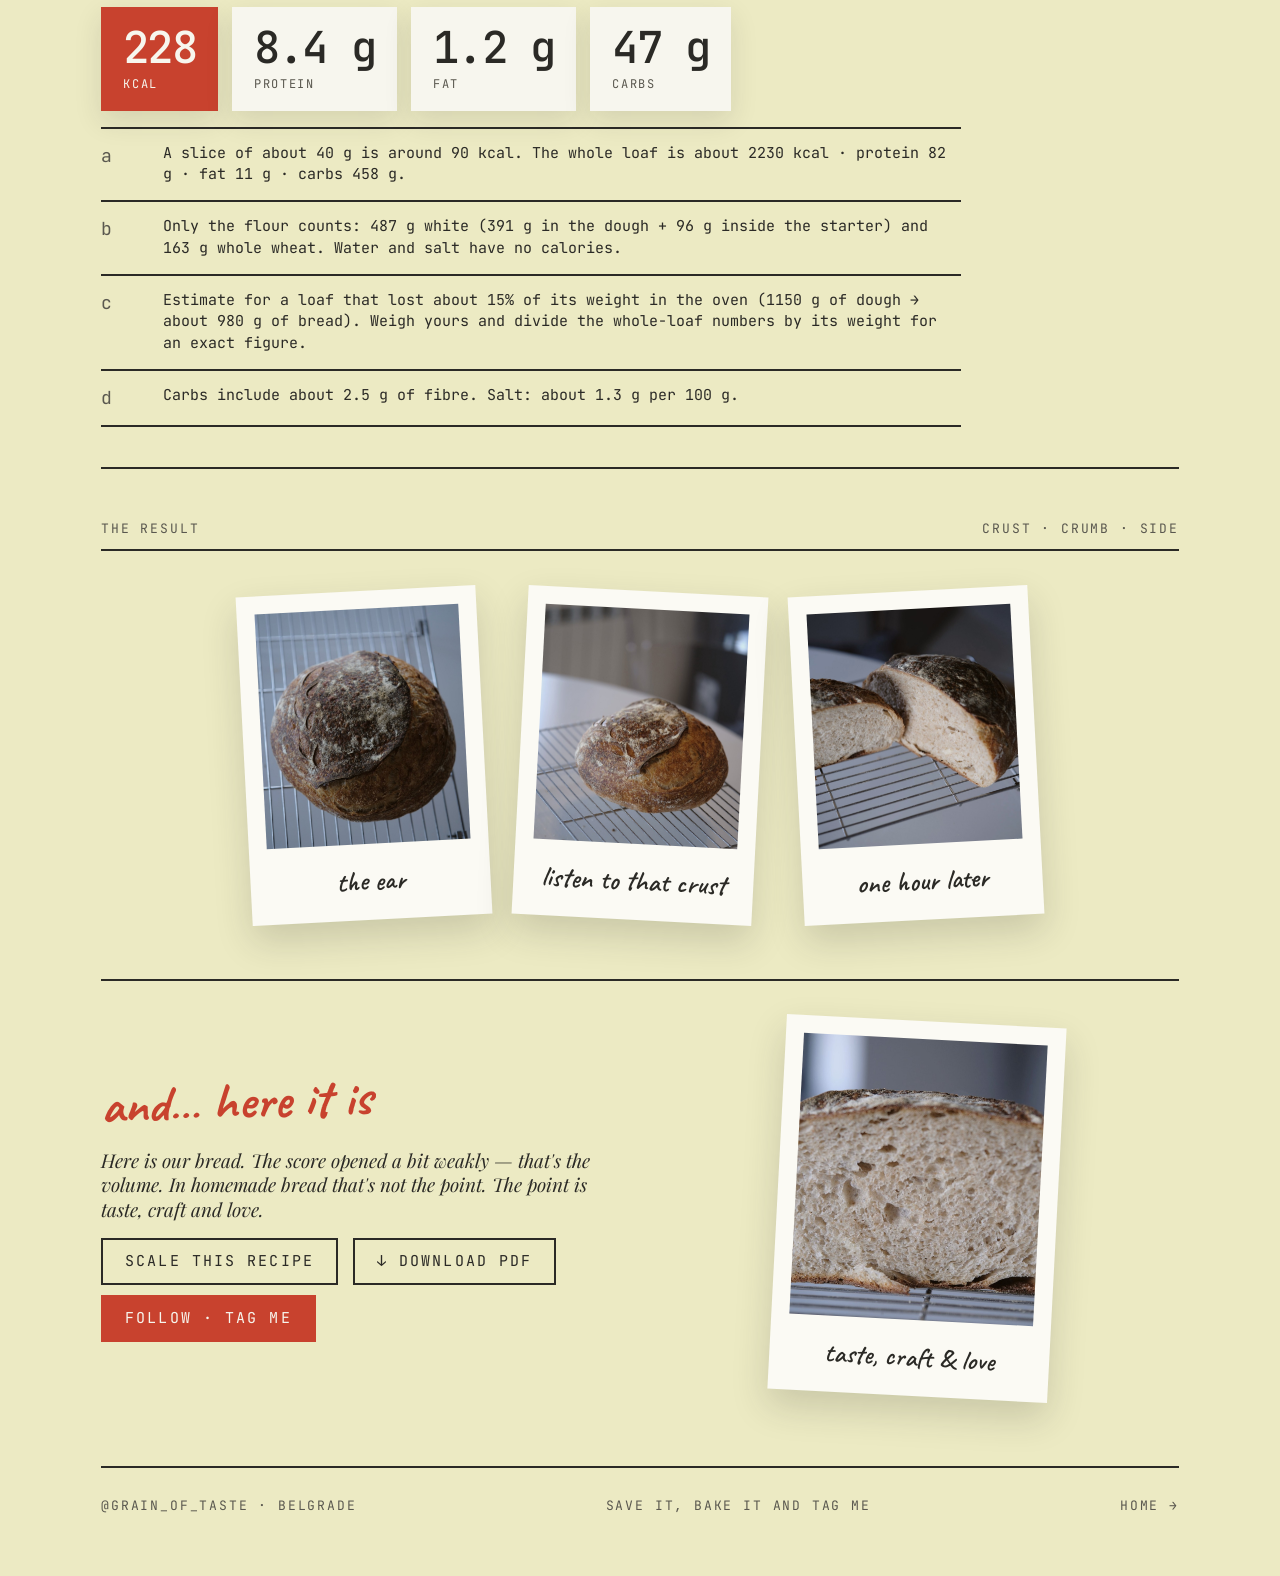
<file: recipes/wheat-sourdough.html>
<!doctype html>
<html lang="en">
<head>
<meta charset="utf-8">
<meta name="viewport" content="width=device-width,initial-scale=1">
<link rel="icon" href="../favicon.ico?v=3" sizes="any">
<link rel="icon" href="../assets/favicon-32.png?v=3" sizes="32x32" type="image/png">
<link rel="icon" href="../assets/icon-512.png?v=3" sizes="512x512" type="image/png">
<link rel="apple-touch-icon" href="../assets/apple-touch-icon.png?v=3">
<link rel="mask-icon" href="../assets/favicon.svg?v=3" color="#C8422E">
<link rel="icon" href="../assets/favicon.svg?v=3" type="image/svg+xml">
<meta name="theme-color" content="#ECEAC3">
<title>wheat sourdough · 75% · grain of taste</title>
<meta name="description" content="Wheat sourdough on stiff starter (lievito madre 43%): 75% hydration, 25% whole wheat, 2% salt. Grams for two loaf sizes, a scaler, and a video for every step.">
<link rel="preconnect" href="https://fonts.googleapis.com"><link rel="preconnect" href="https://fonts.gstatic.com" crossorigin>
<link href="https://fonts.googleapis.com/css2?family=Caveat:wght@600;700&family=Playfair+Display:ital@1&family=JetBrains+Mono:wght@400;500&family=Golos+Text:wght@900&display=swap" rel="stylesheet">
<link rel="stylesheet" href="../assets/style.css?v=16be8d1f">
</head>
<body class="yellow">
<div class="wrap">

<header class="site-header">
  <a class="brand" href="../index.html">grain of taste <span>bread, backed by science</span></a>
  <nav class="main">
    <a class="on" href="index.html">recipes</a>
    <a href="stiff-starter-43.html">starters</a>
    <a href="../science/index.html">science &amp; bread</a>
    <a href="../myths/index.html">myths</a>
    <a href="../calculator.html">calculator</a>
    <a href="../what-you-need.html">what you need</a>
    <a href="../about.html">about</a>
  </nav>
</header>

<div class="page-head"><span class="caps">grain of taste</span><span class="caps">wheat sourdough</span><span class="caps">no. 01</span></div>

<!-- ===== cover ===== -->
<section class="hero" style="padding-top:0">
  <div class="title">wheat <span>sourdough</span></div>
  <div>
    <p class="thought" style="margin-top:28px">White wheat flour + 25% whole wheat flour. Stiff starter, lievito madre at 43% hydration — my standard, super-active one, the starter I baked bread and pastry on at my bakery. Using a different starter? Don't worry, the recipe can be adapted! Further down the recipe there's a calculator that converts it to a liquid starter and to any amount of flour and number of loaves. Dough hydration in this recipe is 75%. Sounds scary, it's simple.</p>
    <div class="plates">
      <div class="plate"><span class="num">75%</span><span class="caps">hydration</span></div>
      <div class="plate"><span class="num">43%</span><span class="caps">starter</span></div>
      <div class="plate accent"><span class="num">1 night</span><span class="caps">cold proof</span></div>
    </div>
    <div class="steps">
      <a href="#s1">1</a><a href="#s2">2</a><a href="#s3">3</a><a href="#s4">4</a><a href="#s5">5</a><a href="#s6" class="last">6</a>
    </div>
    <p><a class="btn pdf" data-pdf="wheat-sourdough" href="../pdf/wheat-sourdough-en.pdf" download>download PDF</a></p>
  </div>
  <div style="text-align:center">
    <figure class="polaroid w320" style="margin:0">
      <img class="ph" src="../photos/wheat-cover.jpg" alt="" onerror="this.removeAttribute('src')">
      <figcaption class="cap">white + whole wheat</figcaption>
    </figure>
  </div>
</section>


<!-- ===== sticky step navigation: appears once the cover scrolls away (assets/site.js?v=b93f59a7) ===== -->
<nav class="step-nav no-pdf" aria-label="recipe steps">
  <div class="in">
    <a href="#ingredients" class="sn-extra"><span>ingredients</span></a>
    <a href="#calculator" class="sn-extra"><span>calculator</span></a>
    <a href="#s1"><b>1</b><span>mix</span></a>
    <a href="#s2"><b>2</b><span>salt</span></a>
    <a href="#s3"><b>3</b><span>temperature</span></a>
    <a href="#s4"><b>4</b><span>folds</span></a>
    <a href="#s5"><b>5</b><span>shape</span></a>
    <a href="#s6"><b>6</b><span>bake</span></a>
  </div>
</nav>

<!-- ===== before you start: kit checklist (ticks shared with what-you-need) ===== -->
<section id="kit">
  <div class="page-head"><span class="caps">before you start</span><span class="caps">check your kit</span></div>
  <div class="two">
    <ul class="kit-check">
      <li><label><input type="checkbox" id="kit-0"><span class="box"></span><span class="what">scale</span><span class="tag must">must</span></label></li>
      <li><label><input type="checkbox" id="kit-1"><span class="box"></span><span class="what">bowl + spoon</span><span class="tag must">must</span></label></li>
      <li><label><input type="checkbox" id="kit-2"><span class="box"></span><span class="what">basket</span><span class="or">or bowl + towel</span><span class="tag swap">swap</span></label></li>
      <li><label><input type="checkbox" id="kit-3"><span class="box"></span><span class="what">cast iron</span><span class="or">or roasting bag</span><span class="tag swap">swap</span></label></li>
      <li><label><input type="checkbox" id="kit-4"><span class="box"></span><span class="what">blade</span><span class="or">or sharp knife</span><span class="tag swap">swap</span></label></li>
      <li><label><input type="checkbox" id="kit-5"><span class="box"></span><span class="what">parchment + mitts</span><span class="tag must">must</span></label></li>
      <li><label><input type="checkbox" id="kit-6"><span class="box"></span><span class="what">rack</span><span class="or">or the oven rack</span><span class="tag swap">swap</span></label></li>
      <li><label><input type="checkbox" id="kit-7"><span class="box"></span><span class="what">thermometer</span><span class="tag nice">nice</span></label></li>
    </ul>
    <div>
      <h2 class="hand tilt">what you need</h2>
      <p class="thought">Tick what you already have before you start. Almost everything has an easy swap — except the scale.</p>
      <p><a class="btn" href="../what-you-need.html">what you need — and what to use instead →</a></p>
    </div>
  </div>
</section>

<!-- ===== ingredients ===== -->
<section id="ingredients">
  <div class="page-head"><span class="caps">ingredients</span><span class="caps">02 / 08</span></div>
  <div class="two">
    <div>
      <h2 class="hand tilt">what goes in</h2>
      <!-- table is generated from the formula in assets/site.js?v=b93f59a7 (hydration 75, salt 2, ww 25, pff 14.7) -->
      <div data-recipe-table="wheat" data-sizes="600,1150" data-starter="stiff"></div>
      <p class="note" style="margin-top:14px">Starter 43% = 21% of the flour. Inside it: 50 g flour + 21 g water (600 g loaf), 96 g flour + 41 g water (1150 g loaf).</p>
      <h3 class="hand" style="font-size:34px;margin:26px 0 10px">liquid starter 100%?</h3>
      <ol class="list">
        <li><b>a</b>Swap so the flour and water in the dough stay the same.</li>
        <li><b>b</b>600 g: starter 100 g (not 71), water 204 g (not 233). Everything else the same.</li>
        <li><b>c</b>1150 g: starter 192 g (not 137), water 391 g (not 446). Everything else the same.</li>
        <li><b>d</b><span>Any other starter: it must carry 50 g / 96 g of flour; cut the dough water by whatever it brings above 21 g / 41 g.<span data-needs="calculator"> Or let the <a href="../calculator.html" style="text-decoration:underline">calculator</a> do it.</span></span></li>
      </ol>
    </div>
    <div class="side" style="display:flex;flex-direction:column;gap:20px">
      <div class="plates" style="margin:0"><div class="plate"><span class="num">11%+</span><span class="caps">protein · white flour</span></div><div class="plate"><span class="num">10%+</span><span class="caps">protein · whole wheat</span></div></div>
      <p class="thought">Mine is Caputo Nuvola, 12.5%. Tools that matter: a scale, cast iron or any covered pot, and a blade for scoring.</p>
      <div style="display:flex;gap:18px;font-size:44px;color:var(--ink)">
        <span data-icon="scale" title="scale"></span><span data-icon="thermo" title="thermometer"></span><span data-icon="bowl" title="bowl"></span><span data-icon="basket" title="banneton"></span><span data-icon="pot" title="dutch oven"></span><span data-icon="blade" title="blade"></span>
      </div>
      <a class="caps arrow no-pdf" href="../what-you-need.html">what you need</a>
    </div>
  </div>
</section>

<!-- ===== scaler ===== -->
<section class="no-pdf calc-band" id="calculator">
  <div class="page-head"><span class="caps">recipe calculator</span><span class="caps">your flour, your loaf</span></div>
  <div class="calc-explain">
    <h2 class="hand tilt">what is this?</h2>
    <p class="thought">A calculator that rewrites this recipe for you. The recipe above is for 600 g and 1150 g of dough. Your bowl, your oven and your bag of flour are different — so type in what you have, and it tells you how many grams of everything to weigh.</p>
    <details class="calc-how">
      <summary><span>how to use it · 3 steps</span></summary>
      <ol class="list">
        <li><b>1</b><span><strong>Pick how you start.</strong> "Flour I have" — if you want to use what is in your cupboard: type how much white and how much whole wheat flour you have. "Dough I want" — if you know how big one loaf should be: type its weight, or tap 600 g / 1150 g.</span></li>
        <li><b>2</b><span><strong>Say how many loaves</strong> and which starter you have: stiff (43%) or liquid (100%).</span></li>
        <li><b>3</b><span><strong>Weigh exactly the grams on the right.</strong> Every number keeps the recipe's proportions, so the bread turns out the same as mine — just bigger or smaller.</span></li>
      </ol>
      <p class="note"><strong>Dough or bread? All weights in the calculator are dough. In the oven a loaf loses about 12–18% of its water: 600 g of dough → about 510 g of bread, 1150 g → about 980 g. Want 600 g of baked bread? Type about 700 g of dough.</strong></p>
      <p class="note">Why two flours separately? The recipe needs 3 parts white to 1 part whole wheat. If you have little of one, the calculator makes the loaf smaller so neither runs out, and tells you which flour ends first.</p>
    </details>
  </div>
  <div class="scaler calc" data-formula="wheat">
    <div>
      <h2 class="hand tilt">how much do you have?</h2>
      <div class="field"><span class="caps">start from</span>
        <div class="seg">
          <label><input type="radio" name="mode-recipe" value="flour" checked><span>flour I have</span></label>
          <label><input type="radio" name="mode-recipe" value="dough"><span>dough I want</span></label>
        </div>
      </div>
      <div class="field" data-when="dough"><label class="caps" for="r-amt">one loaf of dough weighs, g</label><input id="r-amt" name="amount" type="number" min="50" step="10" value="1150" inputmode="numeric"><div class="presets"><button type="button" class="btn small" data-set="600"><span>small loaf</span> · 600 g</button><button type="button" class="btn small" data-set="1150"><span>big loaf</span> · 1150 g</button></div></div>
      <div class="field" data-when="flour"><label class="caps" for="r-hw">white bread flour I have, g</label><input id="r-hw" name="have-white" type="number" min="0" step="10" value="500" inputmode="numeric"></div>
      <div class="field" data-when="flour" data-ww><label class="caps" for="r-hz">whole wheat flour I have, g</label><input id="r-hz" name="have-ww" type="number" min="0" step="10" value="200" inputmode="numeric"></div>
      <div class="field"><label class="caps" for="lv">how many loaves</label><input id="lv" name="loaves" type="number" min="1" max="12" step="1" value="1" inputmode="numeric"></div>
      <div class="field"><label class="caps" for="st">starter</label><select id="st" name="starter"><option value="stiff">stiff · 43% (lievito madre)</option><option value="liquid">liquid · 100%</option></select></div>
    </div>
    <div class="calc-out"></div>
  </div>
  <p data-needs="calculator" style="margin-top:20px"><a class="caps arrow" href="../calculator.html">open the full calculator</a></p>
</section>

<!-- ===== steps =====
     Each step = one .step block. Video: put a link into data-src on the .video div:
       data-src="../videos/wheat-01.mp4"  (file on your hosting, 4:5 vertical)
       data-src="https://youtube.com/shorts/XXXXXXXXXXX"
       data-src="https://www.instagram.com/reel/XXXXXXX/"
     Leave it empty and the slot shows "coming soon". ===== -->

<div class="step" id="s1">
  <div class="head"><span class="num">01</span><span class="hand tilt">mix &amp; walk away</span></div>
  <div>
    <ol class="list">
      <li><b>a</b>Weigh the water. Tear the starter into pieces — it gets to work faster.</li>
      <li><b>b</b>White flour in, then whole wheat.</li>
      <li><b>c</b>Mix with a spatula, just to wet the flour. No gluten development yet.</li>
      <li><b>d</b>Cover and leave for autolyse.</li>
    </ol>
    <div class="plates"><div class="plate"><span class="num">30–50</span><span class="caps">min autolyse</span></div></div>
    <p class="reply">just wet the flour</p>
  </div>
  <div class="side">
    <div class="video" data-src="../videos/wheat-01-mix.mp4" data-poster="../videos/wheat-01-mix.jpg" data-label="step 1 / 6 · mix"></div>
    <span class="caps">▶ step 1 / 6</span>
  </div>
</div>
<div class="step" id="s2">
  <div class="head"><span class="num">02</span><span class="hand tilt">salt &amp; the important part</span></div>
  <div>
    <ol class="list">
      <li><b>a</b>Salt in. Now knead properly.</li>
      <li><b>b</b>Taste from two spots. One bland, one salty? Keep kneading.</li>
      <li><b>c</b>At the end, measure the dough temperature. Mine was 27 °C.</li>
      <li><b>d</b>In this recipe my working range is 23–25 °C. Above 26 °C fermentation in my process runs ahead of the gluten, so I cool the dough — 30 min in the fridge.</li>
    </ol>
    <div class="plates"><div class="plate"><span class="num">2%</span><span class="caps">salt of flour</span></div><div class="plate accent"><span class="num">26°</span><span class="caps">above it — cool down</span></div><div class="plate"><span class="num">23–25°</span><span class="caps">my working range</span></div></div>
    <p class="reply">dough too warm? use cold water next time</p>
  </div>
  <div class="side">
    <div class="video" data-src="../videos/wheat-02-salt.mp4" data-poster="../videos/wheat-02-salt.jpg" data-label="step 2 / 6 · salt"></div>
    <span class="caps">▶ step 2 / 6</span>
  </div>
</div>
<div class="step" id="s3">
  <div class="head"><span class="num">03</span><span class="hand tilt">back in the optimal zone</span></div>
  <div>
    <ol class="list">
      <li><b>a</b>Out of the fridge: the dough is 25 °C. A great temperature for fermentation in the apartment.</li>
      <li><b>b</b>Next fold: wet hands, stretch one side up and fold it over, turn the bowl, repeat on all four sides.</li>
      <li><b>c</b>Cover and leave for 30 min until the next fold.</li>
    </ol>
    <div class="plates"><div class="plate accent"><span class="num">25°</span><span class="caps">after the fridge</span></div><div class="plate"><span class="num">23–25°</span><span class="caps">my working range</span></div></div>
    <p class="reply">a calm dough, right on track</p>
  </div>
  <div class="side">
    <div class="video" data-src="../videos/wheat-03-fold2.mp4" data-poster="../videos/wheat-03-fold2.jpg" data-label="step 3 / 6 · temperature"></div>
    <span class="caps">▶ step 3 / 6</span>
  </div>
</div>
<div class="step" id="s4">
  <div class="head"><span class="num">04</span><span class="hand tilt">folds &amp; waiting</span></div>
  <div>
    <ol class="list">
      <li><b>a</b>A fold every 30 minutes, four in total.</li>
      <li><b>b</b>By the third one you see bubbles. A good sign.</li>
      <li><b>c</b>On the fourth, check the gluten: stretch a piece thin. A window like this is what we want.</li>
      <li><b>d</b>Now wait until the dough grows by 50–60%. Mine took about an hour and a half. And please forgive the sunset light in the last shots! I beeeg you</li>
    </ol>
    <div class="plates"><div class="plate"><span class="num">4</span><span class="caps">folds · every 30 min</span></div><div class="plate accent"><span class="num">+50–60%</span><span class="caps">volume, not time</span></div></div>
    <p class="reply">watch the dough, not the clock</p>
  </div>
  <div class="side">
    <div class="video" data-src="../videos/wheat-04-cycle.mp4 | ../videos/wheat-04b-fold3.mp4 | ../videos/wheat-04c-fold4.mp4" data-poster="../videos/wheat-04-cycle.jpg | ../videos/wheat-04b-fold3.jpg | ../videos/wheat-04c-fold4.jpg" data-clips="full cycle | fold 3 | fold 4" data-label="step 4 / 6 · folds"></div>
    <span class="caps">▶ step 4 / 6</span>
  </div>
</div>
<div class="step" id="s5">
  <div class="head"><span class="num">05</span><span class="hand tilt">shape &amp; say good night</span></div>
  <div>
    <ol class="list">
      <li><b>a</b>Preshape: round it, tightening the top. Rest 20–30 min.</li>
      <li><b>b</b>Final shape: I do folds and swaddling. Any method you like works.</li>
      <li><b>c</b>Another 20–30 min proof, then into the fridge overnight, covered.</li>
      <li><b>d</b>My fridge is about 7 °C. At that temperature fermentation keeps going, so the overnight timing is for my fridge and this process: in a colder fridge the dough can stay longer, in a warmer one bake it earlier.</li>
    </ol>
    <div class="plates"><div class="plate"><span class="num">20–30</span><span class="caps">min rest · ×2</span></div><div class="plate accent"><span class="num">~7°</span><span class="caps">my fridge, overnight</span></div></div>
    <p class="reply">tension on top, not force</p>
  </div>
  <div class="side">
    <div class="video" data-src="../videos/wheat-05-shaping.mp4" data-poster="../videos/wheat-05-shaping.jpg" data-label="step 5 / 6 · shape"></div>
    <span class="caps">▶ step 5 / 6</span>
  </div>
</div>
<div class="step" id="s6">
  <div class="head"><span class="num">06</span><span class="hand tilt">good morning. let's bake</span></div>
  <div>
    <ol class="list">
      <li><b>a</b>Morning. The dough looks like this — time to bake.</li>
      <li><b>b</b>Turn it out onto a mat, score on the side.</li>
      <li><b>c</b>The dutch oven has been heating for an hour at 250 °C.</li>
      <li><b>d</b>Lid on — 20 min. Lid off, down to 220 °C — another 20–25.</li>
    </ol>
    <div class="plates"><div class="plate"><span class="num">250°</span><span class="caps">20 min, lid on</span></div><div class="plate"><span class="num">220°</span><span class="caps">20–25 min, lid off</span></div></div>
    <p class="reply">the score opened a bit weakly? no worries! with a big loaf that's completely normal!</p>
  </div>
  <div class="side">
    <div class="video" data-src="../videos/wheat-06-bake.mp4" data-poster="../videos/wheat-06-bake.jpg" data-label="step 6 / 6 · bake"></div>
    <span class="caps">▶ step 6 / 6</span>
  </div>
</div>

<section>
  <div class="page-head"><span class="caps">timing at a glance</span><span class="caps">watch the dough, not the clock</span></div>
  <ol class="list" style="max-width:860px">
    <li><b>a</b>Autolyse 30–50 min → salt, knead → temperature check: above 26 °C, cool to 23–25 °C</li>
    <li><b>b</b>4 folds, every 30 min → bulk until +50–60%</li>
    <li><b>c</b>Preshape, rest 20–30 min → shape, proof 20–30 min → fridge overnight (~7 °C)</li>
    <li><b>d</b>Bake 250 °C lid on 20 min + 220 °C lid off 20–25 min</li>
  </ol>
  <p class="note" style="margin-top:14px">Timing is approximate. A liquid starter may run a little faster or slower than lievito madre.</p>
</section>

<section id="troubleshooting">
  <div class="page-head"><span class="caps">troubleshooting</span><span class="caps">if something went wrong</span></div>
  <div class="tscroll"><table class="t trouble">
      <tr><th>problem</th><th>possible cause</th></tr>
      <tr><td>The loaf spread flat</td><td>Not enough structure developed, or overproofed</td></tr>
      <tr><td>Dense crumb</td><td>Underfermented</td></tr>
      <tr><td>Too sour</td><td>Starter ripeness and how the fermentation went</td></tr>
      <tr><td>Crust too thick</td><td>Baking mode and moisture loss</td></tr>
      <tr><td>The loaf barely opened</td><td>Shaping, proofing or scoring</td></tr>
  </table></div>
</section>

<section class="nutrition" id="nutrition">
  <div class="page-head"><span class="caps">nutrition</span><span class="caps">approximate, per 100 g of bread</span></div>
  <div class="plates">
    <div class="plate accent"><span class="num">228</span><span class="caps">kcal</span></div>
    <div class="plate"><span class="num">8.4 g</span><span class="caps">protein</span></div>
    <div class="plate"><span class="num">1.2 g</span><span class="caps">fat</span></div>
    <div class="plate"><span class="num">47 g</span><span class="caps">carbs</span></div>
  </div>
  <ol class="list" style="max-width:860px">
    <li><b>a</b><span>A slice of about 40 g is around 90 kcal. The whole loaf is about 2230 kcal · protein 82 g · fat 11 g · carbs 458 g.</span></li>
    <li><b>b</b><span>Only the flour counts: 487 g white (391 g in the dough + 96 g inside the starter) and 163 g whole wheat. Water and salt have no calories.</span></li>
    <li><b>c</b><span>Estimate for a loaf that lost about 15% of its weight in the oven (1150 g of dough → about 980 g of bread). Weigh yours and divide the whole-loaf numbers by its weight for an exact figure.</span></li>
    <li><b>d</b><span>Carbs include about 2.5 g of fibre. Salt: about 1.3 g per 100 g.</span></li>
  </ol>
</section>

<section style="border-top:2px solid var(--rule);padding-top:40px">
  <div class="page-head" style="border-top:0;margin-bottom:30px"><span class="caps">the result</span><span class="caps">crust · crumb · side</span></div>
  <div style="display:flex;gap:36px;flex-wrap:wrap;justify-content:center;padding:10px 0 20px">
    <figure class="polaroid w240" style="margin:0"><img class="ph" src="../photos/wheat-top.jpg" alt="scored crust from above"><figcaption class="cap">the ear</figcaption></figure>
    <figure class="polaroid r w240" style="margin:0"><img class="ph" src="../photos/wheat-side.jpg" alt="loaf on the rack"><figcaption class="cap">listen to that crust</figcaption></figure>
    <figure class="polaroid w240" style="margin:0"><img class="ph" src="../photos/wheat-cut.jpg" alt="cut loaf"><figcaption class="cap">one hour later</figcaption></figure>
  </div>
</section>

<!-- ===== final ===== -->
<section style="border-top:2px solid var(--rule);padding-top:40px">
  <div class="two" style="align-items:center">
    <div>
      <h2 class="hand tilt">and… here it is</h2>
      <p class="thought">Here is our bread. The score opened a bit weakly — that's the volume. In homemade bread that's not the point. The point is taste, craft and love.</p>
      <p><a class="btn" href="../calculator.html">scale this recipe</a> <a class="btn pdf" data-pdf="wheat-sourdough" href="../pdf/wheat-sourdough-en.pdf" download>download PDF</a> <a class="btn fill" href="https://instagram.com/grain_of_taste">follow · tag me</a></p>
    </div>
    <div style="text-align:center">
      <figure class="polaroid r w320" style="margin:0">
        <img class="ph" src="../photos/wheat-crumb.jpg" alt="" onerror="this.removeAttribute('src')">
        <figcaption class="cap">taste, craft &amp; love</figcaption>
      </figure>
    </div>
  </div>
</section>

<footer class="site-footer">
  <span class="caps">@grain_of_taste · belgrade</span>
  <span class="caps">save it, bake it and tag me</span>
  <a class="caps" href="../index.html">home →</a>
</footer>
</div>
<script src="../assets/site.js?v=b93f59a7"></script>
<script src="../assets/i18n.js?v=514ec1e2"></script>
<script src="../assets/flags.js?v=26d8e759"></script>
<script src="../assets/analytics.js?v=cc6729da"></script>
</body>
</html>
</file>
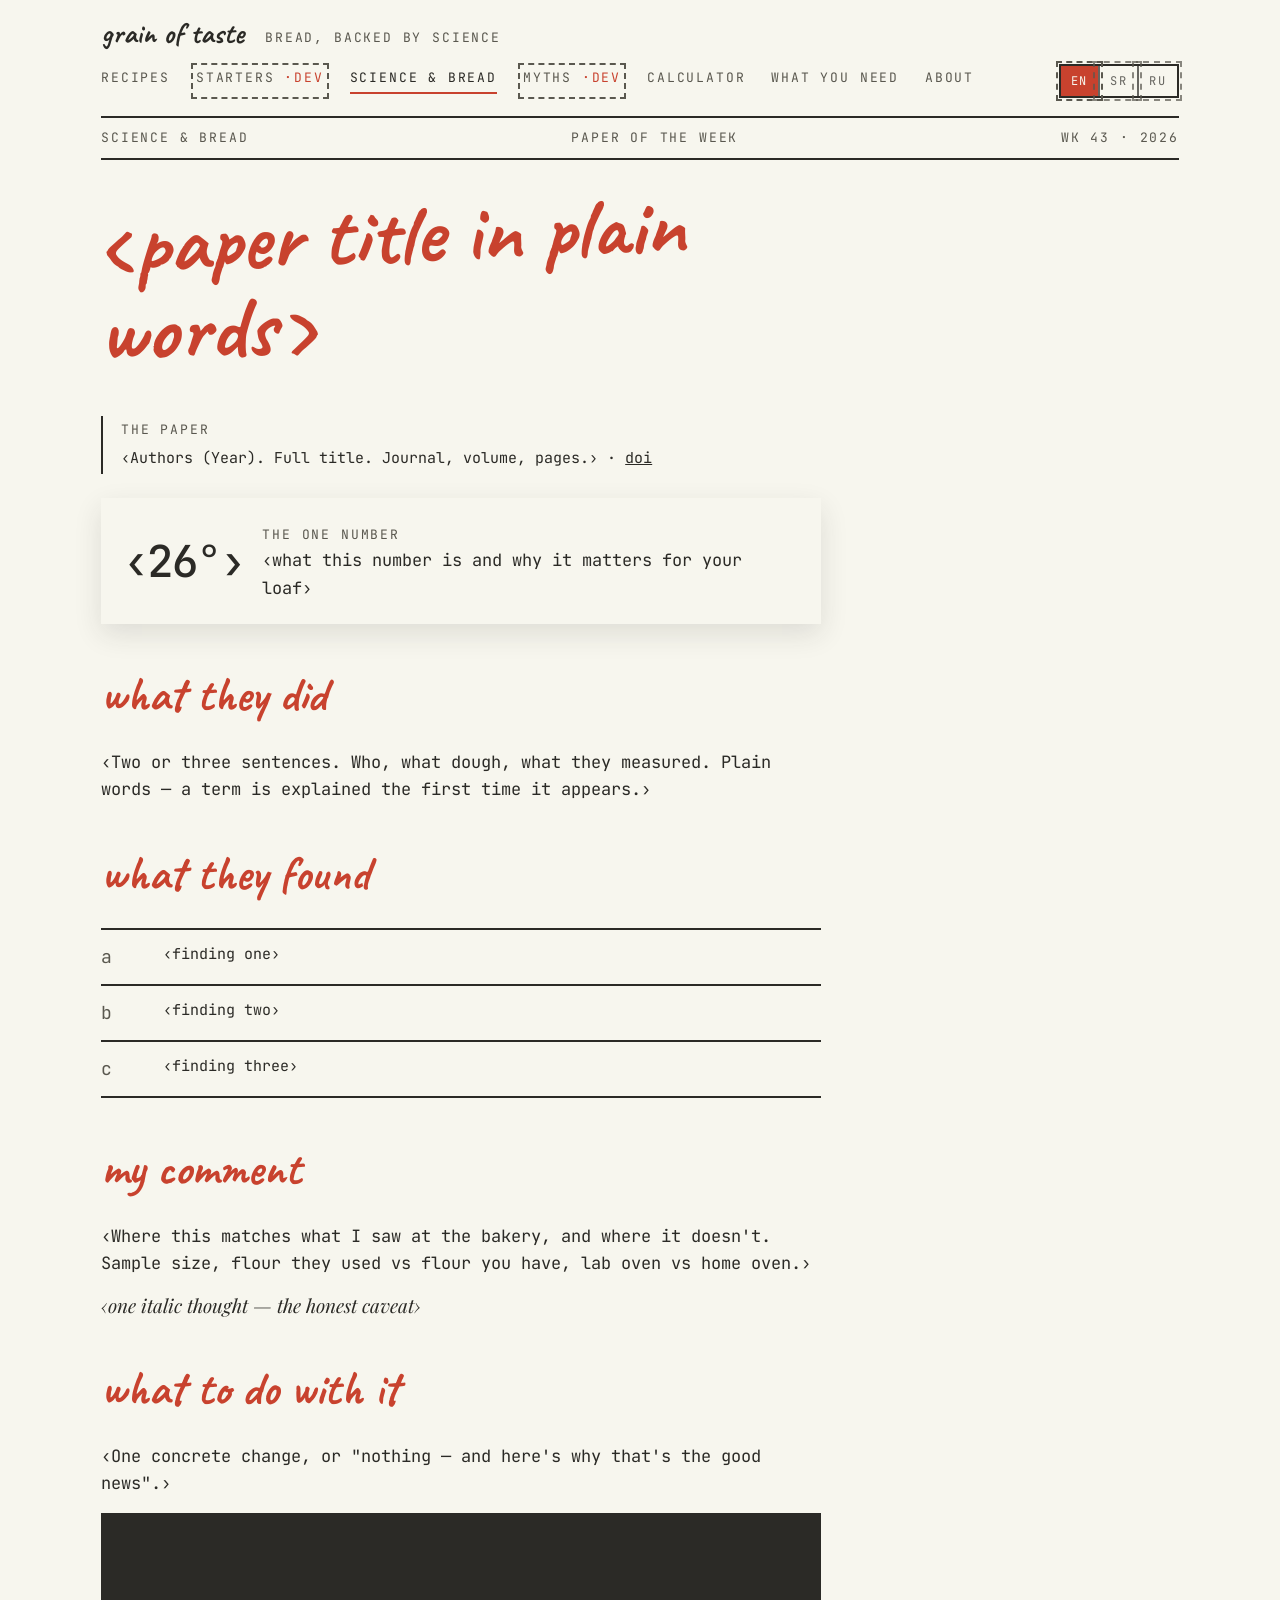
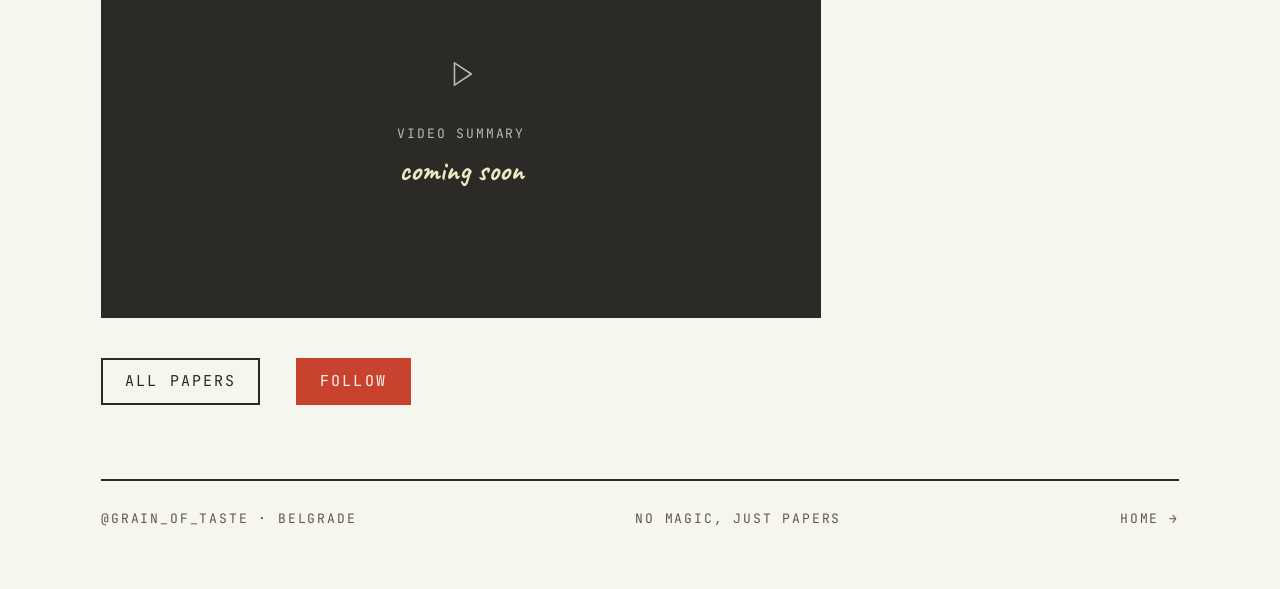
<file: science/2026-10-24-paper-review.html>
<!doctype html>
<html lang="en">
<head>
<meta charset="utf-8">
<meta name="viewport" content="width=device-width,initial-scale=1">
<link rel="icon" href="../favicon.ico?v=3" sizes="any">
<link rel="icon" href="../assets/favicon-32.png?v=3" sizes="32x32" type="image/png">
<link rel="icon" href="../assets/icon-512.png?v=3" sizes="512x512" type="image/png">
<link rel="apple-touch-icon" href="../assets/apple-touch-icon.png?v=3">
<link rel="mask-icon" href="../assets/favicon.svg?v=3" color="#C8422E">
<link rel="icon" href="../assets/favicon.svg?v=3" type="image/svg+xml">
<meta name="theme-color" content="#ECEAC3">
<title>‹paper title in plain words› · science &amp; bread · grain of taste</title>
<meta name="description" content="‹one-line takeaway›">
<link rel="preconnect" href="https://fonts.googleapis.com"><link rel="preconnect" href="https://fonts.gstatic.com" crossorigin>
<link href="https://fonts.googleapis.com/css2?family=Caveat:wght@600;700&family=Playfair+Display:ital@1&family=JetBrains+Mono:wght@400;500&family=Golos+Text:wght@900&display=swap" rel="stylesheet">
<link rel="stylesheet" href="../assets/style.css?v=16be8d1f">
</head>
<body class="paper">
<div class="wrap">

<header class="site-header">
  <a class="brand" href="../index.html">grain of taste <span>bread, backed by science</span></a>
  <nav class="main">
    <a href="../recipes/index.html">recipes</a>
    <a href="../recipes/stiff-starter-43.html">starters</a>
    <a class="on" href="index.html">science &amp; bread</a>
    <a href="../myths/index.html">myths</a>
    <a href="../calculator.html">calculator</a>
    <a href="../what-you-need.html">what you need</a>
    <a href="../about.html">about</a>
  </nav>
</header>

<div class="page-head"><span class="caps">science &amp; bread</span><span class="caps">paper of the week</span><span class="caps">wk 43 · 2026</span></div>

<!-- ===== TEMPLATE. Copy this file, rename to YYYY-MM-DD-slug.html, fill the ‹slots›, add a row in science/index.html ===== -->
<article class="article">
  <h1 class="hand tilt" style="font-size:clamp(48px,7vw,88px)">‹paper title in plain words›</h1>

  <div class="ref">
    <span class="caps">the paper</span>
    ‹Authors (Year). Full title. Journal, volume, pages.› · <a href="‹doi link›" style="text-decoration:underline">doi</a>
  </div>

  <div class="verdict">
    <span class="num">‹26°›</span>
    <div><span class="caps">the one number</span><br>‹what this number is and why it matters for your loaf›</div>
  </div>

  <h2>what they did</h2>
  <p>‹Two or three sentences. Who, what dough, what they measured. Plain words — a term is explained the first time it appears.›</p>

  <h2>what they found</h2>
  <ol class="list">
    <li><b>a</b>‹finding one›</li>
    <li><b>b</b>‹finding two›</li>
    <li><b>c</b>‹finding three›</li>
  </ol>

  <h2>my comment</h2>
  <p>‹Where this matches what I saw at the bakery, and where it doesn't. Sample size, flour they used vs flour you have, lab oven vs home oven.›</p>
  <p class="thought">‹one italic thought — the honest caveat›</p>

  <h2>what to do with it</h2>
  <p>‹One concrete change, or "nothing — and here's why that's the good news".›</p>

  <!-- optional: a 16:9 video summary. Leave data-src empty to show nothing special. -->
  <div class="video wide" data-src="" data-label="video summary"></div>

  <p style="margin-top:40px"><a class="btn" href="index.html">all papers</a> &nbsp; <a class="btn fill" href="https://instagram.com/grain_of_taste">follow</a></p>
</article>

<footer class="site-footer">
  <span class="caps">@grain_of_taste · belgrade</span>
  <span class="caps">no magic, just papers</span>
  <a class="caps" href="../index.html">home →</a>
</footer>
</div>
<script src="../assets/site.js?v=b93f59a7"></script>
<script src="../assets/i18n.js?v=514ec1e2"></script>
<script src="../assets/flags.js?v=26d8e759"></script>
<script src="../assets/analytics.js?v=cc6729da"></script>
</body>
</html>
</file>
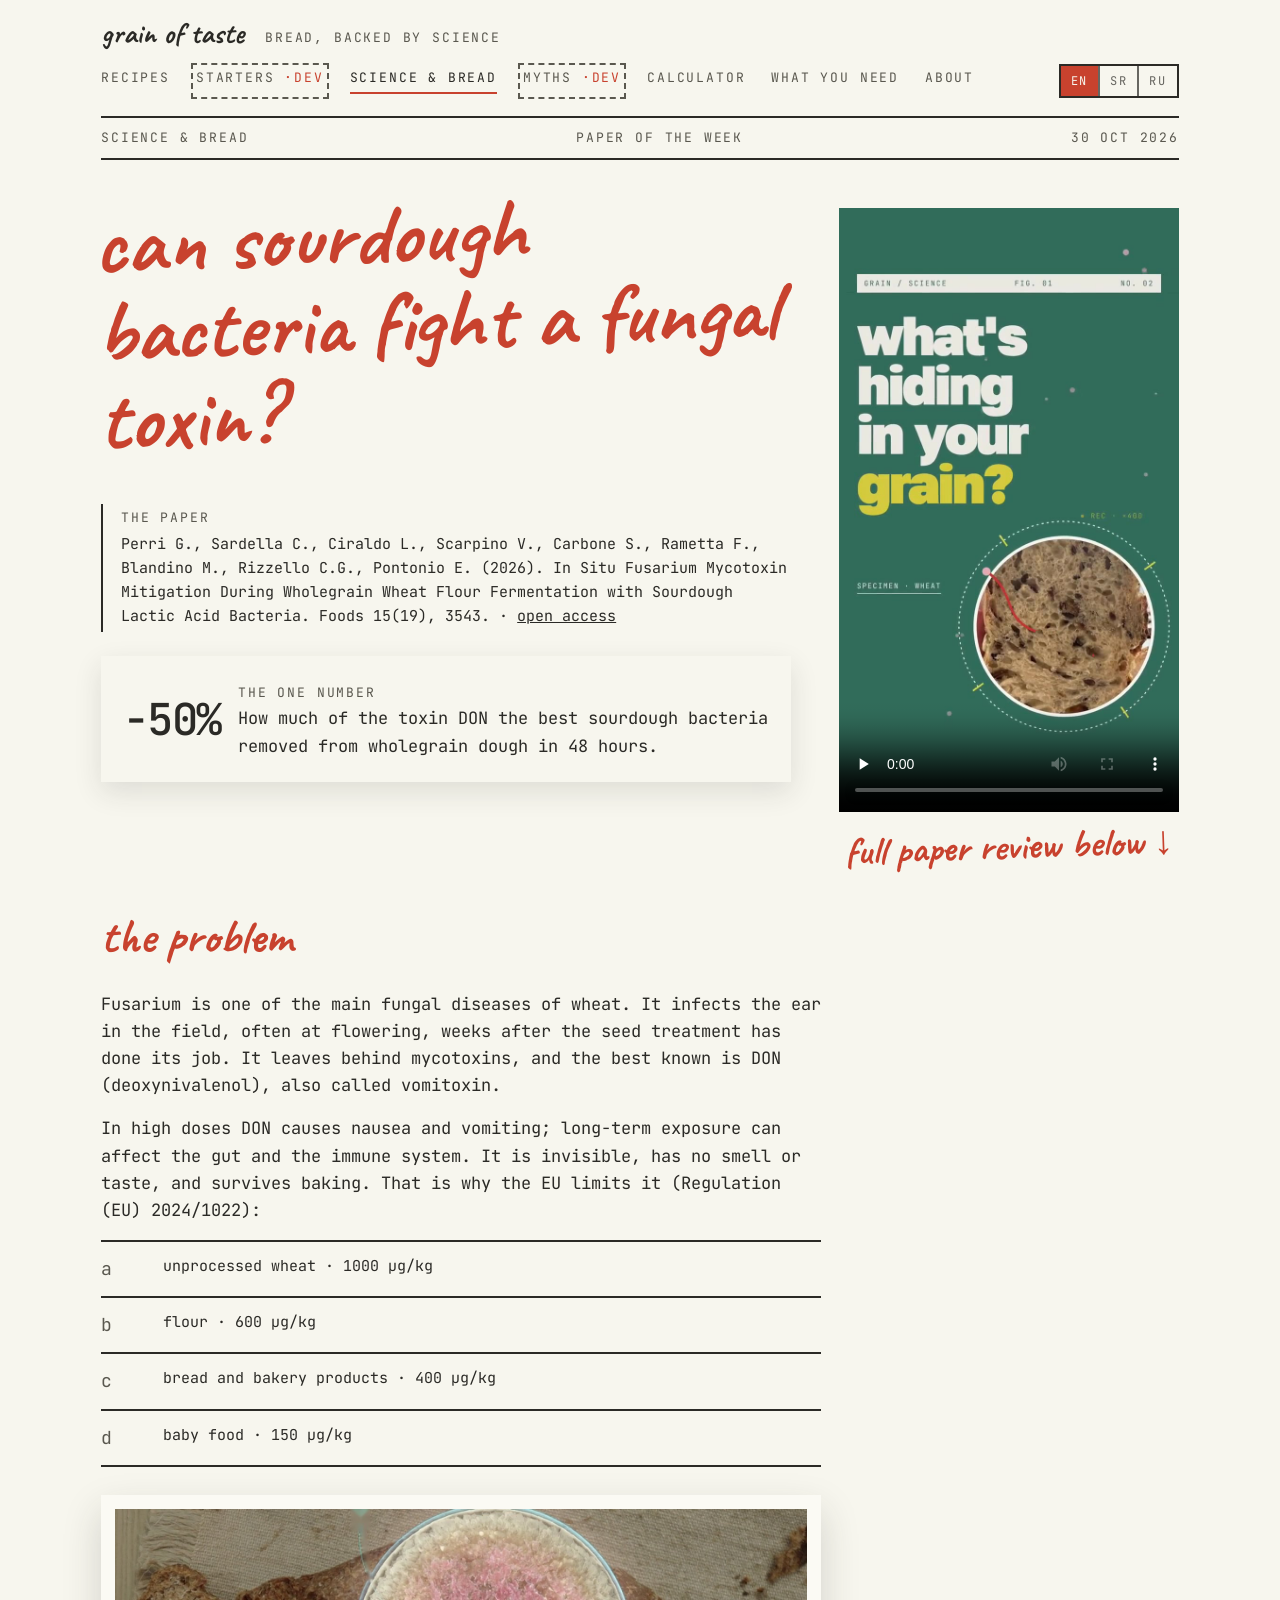
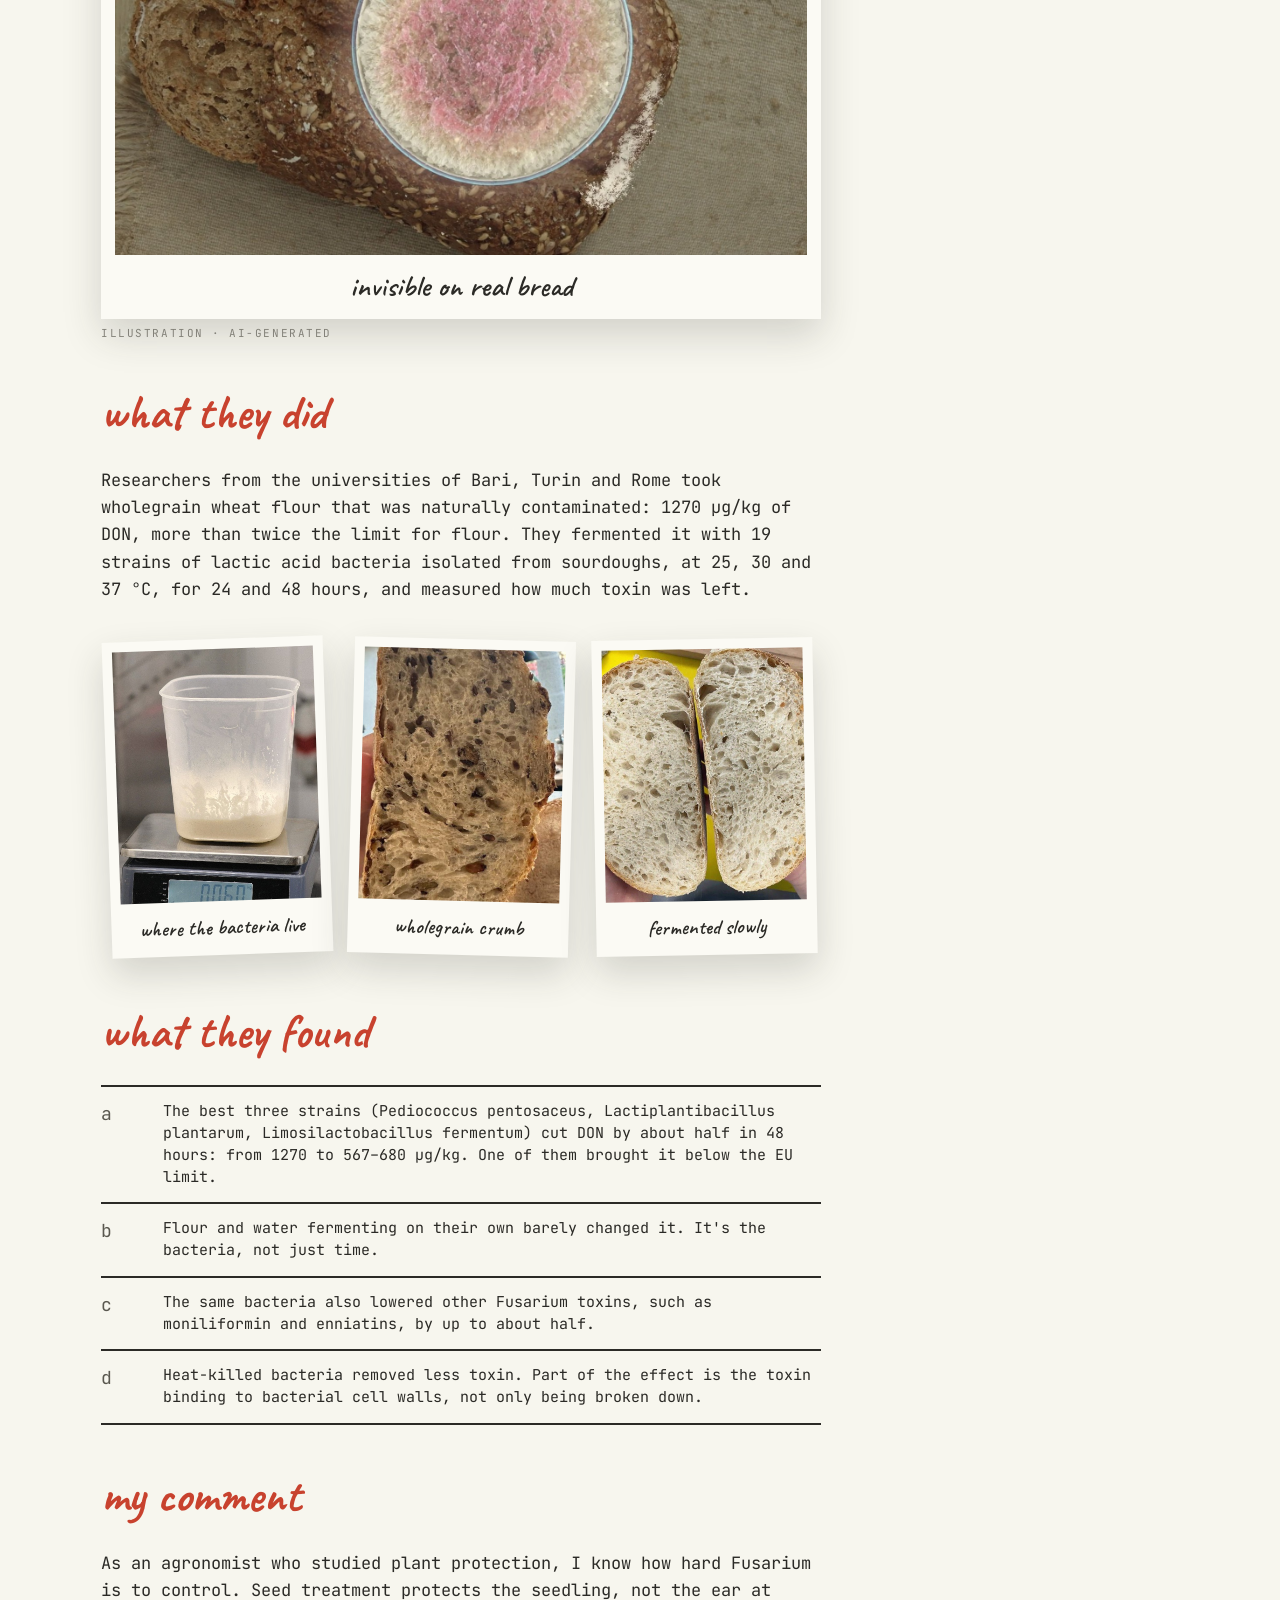
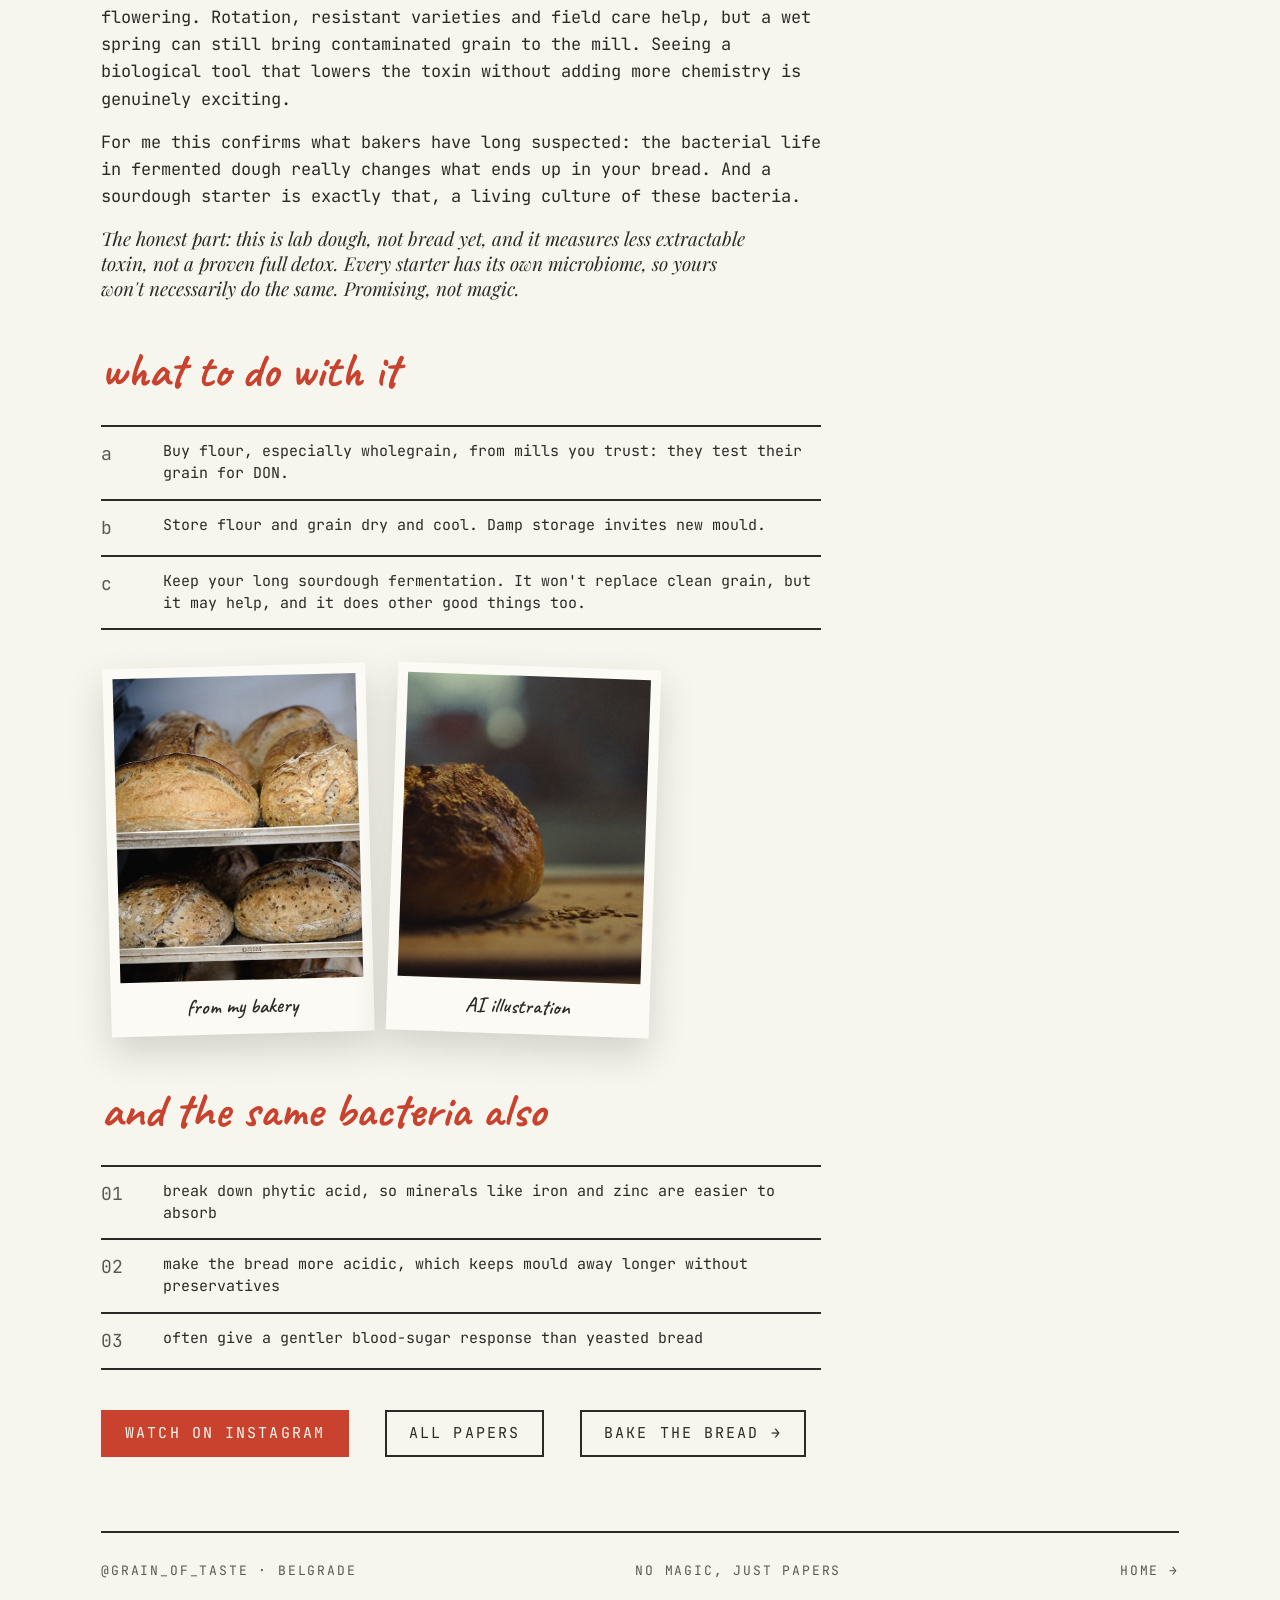
<file: science/2026-10-30-sourdough-vs-fusarium.html>
<!doctype html>
<html lang="en">
<head>
<meta charset="utf-8">
<meta name="viewport" content="width=device-width,initial-scale=1">
<link rel="icon" href="../favicon.ico?v=3" sizes="any">
<link rel="icon" href="../assets/favicon-32.png?v=3" sizes="32x32" type="image/png">
<link rel="icon" href="../assets/icon-512.png?v=3" sizes="512x512" type="image/png">
<link rel="apple-touch-icon" href="../assets/apple-touch-icon.png?v=3">
<link rel="mask-icon" href="../assets/favicon.svg?v=3" color="#C8422E">
<link rel="icon" href="../assets/favicon.svg?v=3" type="image/svg+xml">
<meta name="theme-color" content="#ECEAC3">
<title>can sourdough bacteria fight a fungal toxin? · grain of taste</title>
<meta name="description" content="A 2026 study: sourdough lactic acid bacteria cut the Fusarium toxin DON in wholegrain wheat dough by about half in 48 hours. What it means for your bread, explained by an agronomist and baker.">
<link rel="preconnect" href="https://fonts.googleapis.com"><link rel="preconnect" href="https://fonts.gstatic.com" crossorigin>
<link href="https://fonts.googleapis.com/css2?family=Caveat:wght@600;700&family=Playfair+Display:ital@1&family=JetBrains+Mono:wght@400;500&family=Golos+Text:wght@900&display=swap" rel="stylesheet">
<link rel="stylesheet" href="../assets/style.css?v=16be8d1f">
</head>
<body class="paper">
<div class="wrap">

<header class="site-header">
  <a class="brand" href="../index.html">grain of taste <span>bread, backed by science</span></a>
  <nav class="main">
    <a href="../recipes/index.html">recipes</a>
    <a href="../recipes/stiff-starter-43.html">starters</a>
    <a class="on" href="index.html">science &amp; bread</a>
    <a href="../myths/index.html">myths</a>
    <a href="../calculator.html">calculator</a>
    <a href="../what-you-need.html">what you need</a>
    <a href="../about.html">about</a>
  </nav>
</header>

<div class="page-head"><span class="caps">science &amp; bread</span><span class="caps">paper of the week</span><span class="caps">30 oct 2026</span></div>

<div class="sci-head">
  <div class="sci-head-text">
  <h1 class="hand tilt" style="font-size:clamp(48px,7vw,88px)">can sourdough bacteria fight a fungal toxin?</h1>

  <div class="ref">
    <span class="caps">the paper</span>
    Perri G., Sardella C., Ciraldo L., Scarpino V., Carbone S., Rametta F., Blandino M., Rizzello C.G., Pontonio E. (2026). In Situ Fusarium Mycotoxin Mitigation During Wholegrain Wheat Flour Fermentation with Sourdough Lactic Acid Bacteria. Foods 15(19), 3543. · <a href="https://www.mdpi.com/2304-8158/15/19/3543" style="text-decoration:underline">open access</a>
  </div>

  <div class="verdict">
    <span class="num">−50%</span>
    <div><span class="caps">the one number</span><br>How much of the toxin DON the best sourdough bacteria removed from wholegrain dough in 48 hours.</div>
  </div>


  </div>
  <aside class="sci-head-video">
    <div class="video" data-src="../videos/science-fusarium-reel.mp4" data-poster="../videos/science-fusarium-reel.jpg" data-label="the reel · 1:17"></div>
    <p class="hand sci-below">full paper review below ↓</p>
  </aside>
</div>

<article class="article">
  <h2>the problem</h2>
  <p>Fusarium is one of the main fungal diseases of wheat. It infects the ear in the field, often at flowering, weeks after the seed treatment has done its job. It leaves behind mycotoxins, and the best known is DON (deoxynivalenol), also called vomitoxin.</p>
  <p>In high doses DON causes nausea and vomiting; long-term exposure can affect the gut and the immune system. It is invisible, has no smell or taste, and survives baking. That is why the EU limits it (Regulation (EU) 2024/1022):</p>
  <ol class="list">
    <li><b>a</b>unprocessed wheat · 1000 µg/kg</li>
    <li><b>b</b>flour · 600 µg/kg</li>
    <li><b>c</b>bread and bakery products · 400 µg/kg</li>
    <li><b>d</b>baby food · 150 µg/kg</li>
  </ol>

  <figure class="polaroid flat sci-wide"><img class="ph" src="../photos/science/fusarium-illustration.jpg" alt="illustration of a fungal colony on bread" loading="lazy"><figcaption class="cap">invisible on real bread</figcaption></figure>
  <p class="caps sci-ai">illustration · AI-generated</p>

  <h2>what they did</h2>
  <p>Researchers from the universities of Bari, Turin and Rome took wholegrain wheat flour that was naturally contaminated: 1270 µg/kg of DON, more than twice the limit for flour. They fermented it with 19 strains of lactic acid bacteria isolated from sourdoughs, at 25, 30 and 37 °C, for 24 and 48 hours, and measured how much toxin was left.</p>

  <div class="sci-row">
    <figure class="polaroid" style="--t:-2deg"><img class="ph" src="../photos/science/starter.jpg" alt="sourdough starter on a scale" loading="lazy"><figcaption class="cap">where the bacteria live</figcaption></figure>
    <figure class="polaroid" style="--t:1.5deg"><img class="ph" src="../photos/science/crumb-seeds.jpg" alt="wholegrain sourdough crumb with seeds" loading="lazy"><figcaption class="cap">wholegrain crumb</figcaption></figure>
    <figure class="polaroid" style="--t:-1deg"><img class="ph" src="../photos/science/crumb-halves.jpg" alt="open crumb of a sourdough loaf" loading="lazy"><figcaption class="cap">fermented slowly</figcaption></figure>
  </div>

  <h2>what they found</h2>
  <ol class="list">
    <li><b>a</b>The best three strains (Pediococcus pentosaceus, Lactiplantibacillus plantarum, Limosilactobacillus fermentum) cut DON by about half in 48 hours: from 1270 to 567–680 µg/kg. One of them brought it below the EU limit.</li>
    <li><b>b</b>Flour and water fermenting on their own barely changed it. It's the bacteria, not just time.</li>
    <li><b>c</b>The same bacteria also lowered other Fusarium toxins, such as moniliformin and enniatins, by up to about half.</li>
    <li><b>d</b>Heat-killed bacteria removed less toxin. Part of the effect is the toxin binding to bacterial cell walls, not only being broken down.</li>
  </ol>

  <h2>my comment</h2>
  <p>As an agronomist who studied plant protection, I know how hard Fusarium is to control. Seed treatment protects the seedling, not the ear at flowering. Rotation, resistant varieties and field care help, but a wet spring can still bring contaminated grain to the mill. Seeing a biological tool that lowers the toxin without adding more chemistry is genuinely exciting.</p>
  <p>For me this confirms what bakers have long suspected: the bacterial life in fermented dough really changes what ends up in your bread. And a sourdough starter is exactly that, a living culture of these bacteria.</p>
  <p class="thought">The honest part: this is lab dough, not bread yet, and it measures less extractable toxin, not a proven full detox. Every starter has its own microbiome, so yours won't necessarily do the same. Promising, not magic.</p>

  <h2>what to do with it</h2>
  <ol class="list">
    <li><b>a</b>Buy flour, especially wholegrain, from mills you trust: they test their grain for DON.</li>
    <li><b>b</b>Store flour and grain dry and cool. Damp storage invites new mould.</li>
    <li><b>c</b>Keep your long sourdough fermentation. It won't replace clean grain, but it may help, and it does other good things too.</li>
  </ol>


  <div class="sci-row two">
    <figure class="polaroid" style="--t:-1.5deg"><img class="ph" src="../photos/science/bakery-rack.jpg" alt="sourdough loaves on a bakery rack" loading="lazy"><figcaption class="cap">from my bakery</figcaption></figure>
    <figure class="polaroid" style="--t:2deg"><img class="ph" src="../photos/science/loaf-board-ai.jpg" alt="illustration of a sourdough loaf" loading="lazy"><figcaption class="cap">AI illustration</figcaption></figure>
  </div>

  <h2>and the same bacteria also</h2>
  <ol class="list">
    <li><b>01</b>break down phytic acid, so minerals like iron and zinc are easier to absorb</li>
    <li><b>02</b>make the bread more acidic, which keeps mould away longer without preservatives</li>
    <li><b>03</b>often give a gentler blood-sugar response than yeasted bread</li>
  </ol>

  <p style="margin-top:40px"><a class="btn fill" href="https://www.instagram.com/reel/DfIPqkbolA0/">watch on instagram</a> &nbsp; <a class="btn" href="index.html">all papers</a> &nbsp; <a class="btn" href="../recipes/wheat-sourdough.html">bake the bread →</a></p>
</article>

<footer class="site-footer">
  <span class="caps">@grain_of_taste · belgrade</span>
  <span class="caps">no magic, just papers</span>
  <a class="caps" href="../index.html">home →</a>
</footer>
</div>
<script src="../assets/site.js?v=b93f59a7"></script>
<script src="../assets/i18n.js?v=514ec1e2"></script>
<script src="../assets/flags.js?v=26d8e759"></script>
<script src="../assets/analytics.js?v=cc6729da"></script>
</body>
</html>
</file>
<file: assets/style.css>
/* grain of taste — site styles. Brandbook v1.0, Oct 2026.
   Tokens are the brandbook's. No white, no gradients, no textures, no rounded cards. */

:root{
  --yellow:#ECEAC3; --paper:#F7F6EE; --blue:#6B86A6; --sky:#DCE6EF;
  --plum:#3A1E2A; --red:#C8422E; --orange:#E9602C; --ink:#2B2A26;
  --muted:#5A584F; --card:#FBFAF4;
  --hand:'Caveat',cursive; --serif:'Playfair Display',serif;
  --mono:'JetBrains Mono',monospace; --hook:'Golos Text',sans-serif;
  --bg:var(--paper); --fg:var(--ink); --accent:var(--red); --rule:var(--ink);
  --step:20px; --margin:60px;
}
*{box-sizing:border-box}
html{-webkit-text-size-adjust:100%}
body{margin:0;background:var(--bg);color:var(--fg);font-family:var(--mono);font-size:15px;line-height:1.5}
body.yellow{--bg:var(--yellow)} body.paper{--bg:var(--paper)}
body.sky{--bg:var(--sky)}
body.blue{--bg:var(--blue);--fg:var(--paper);--accent:var(--yellow);--rule:var(--paper)}
body.plum{--bg:var(--plum);--fg:var(--paper);--accent:var(--orange);--rule:var(--paper)}
a{color:inherit;text-decoration:none}
img,video,iframe{max-width:100%;display:block}
svg.icon{width:1em;height:1em;stroke:currentColor;fill:none;stroke-width:1.6;stroke-linecap:round;stroke-linejoin:round;vector-effect:non-scaling-stroke}
svg.icon *{vector-effect:non-scaling-stroke}

/* ---------- type ---------- */
.caps{font-family:var(--mono);font-size:13px;letter-spacing:.14em;text-transform:uppercase;color:var(--muted)}
.blue .caps,.plum .caps{color:var(--fg);opacity:.75}
.hand{font-family:var(--hand);font-weight:700;color:var(--accent);line-height:1}
.hand.tilt{display:inline-block;transform:rotate(-3deg);transform-origin:left bottom}
.thought{font-family:var(--serif);font-style:italic;font-size:22px;line-height:1.3;max-width:34em}
.num{font-family:var(--mono);font-weight:500;letter-spacing:-.04em;line-height:1}
h1,h2,h3{margin:0;font-weight:700}
h1.hand{font-size:clamp(56px,9vw,112px);margin:var(--step) 0 calc(var(--step)*1.5)}
h2.hand{font-size:clamp(40px,6vw,72px);margin:0 0 var(--step)}
h3.hand{font-size:40px}
p{margin:0 0 var(--step)}
.arrow::after{content:" →"}

/* ---------- layout ---------- */
.wrap{max-width:1180px;margin:0 auto;padding:0 clamp(16px,4vw,var(--margin))}
.site-header,.site-footer{display:flex;justify-content:space-between;align-items:center;gap:var(--step);padding:28px 0;flex-wrap:wrap}
.site-header .brand{font-family:var(--hand);font-weight:700;font-size:34px;line-height:1;color:var(--fg)}
.site-header .brand span{font-family:var(--mono);font-weight:400;font-size:13px;letter-spacing:.14em;text-transform:uppercase;color:var(--muted);margin-left:14px;vertical-align:middle}
.blue .site-header .brand span,.plum .site-header .brand span{color:var(--fg);opacity:.75}
nav.main{display:flex;gap:18px 26px;flex-wrap:wrap}
nav.main a{font-family:var(--mono);font-size:13px;letter-spacing:.14em;text-transform:uppercase;color:var(--muted);padding-bottom:4px;border-bottom:2px solid transparent}
nav.main a.on,nav.main a:hover{color:var(--fg);border-color:var(--accent)}
.blue nav.main a,.plum nav.main a{color:var(--fg);opacity:.8}
.blue nav.main a.on,.plum nav.main a.on{opacity:1}
.page-head{display:flex;justify-content:space-between;align-items:baseline;gap:var(--step);padding:14px 0;border-top:2px solid var(--rule);border-bottom:2px solid var(--rule);margin-bottom:calc(var(--step)*2)}
.site-footer{border-top:2px solid var(--rule);margin-top:calc(var(--step)*4);padding:28px 0 60px}
section{margin:calc(var(--step)*3) 0}
.two{display:grid;grid-template-columns:1fr 1fr;gap:calc(var(--step)*2)}
.three{display:grid;grid-template-columns:repeat(3,1fr);gap:calc(var(--step)*2)}
@media(max-width:820px){.two,.three{grid-template-columns:1fr}}

/* ---------- elements ---------- */
.plate{display:inline-flex;flex-direction:column;gap:8px;background:var(--paper);color:var(--ink);padding:26px 28px;box-shadow:0 10px 26px rgba(43,42,38,.12);min-width:150px}
.plate .num{font-size:60px}
.plate .caps{font-size:15px}
.plate.accent{background:var(--red);color:var(--paper)} .plate.accent .caps{color:var(--paper);opacity:.85}
.plum .plate.accent{background:var(--orange)}
.plates{display:flex;gap:var(--step);flex-wrap:wrap;margin:var(--step) 0}
.plates .plate{min-width:0;flex:1 1 140px}
@media(max-width:600px){.plate{padding:18px 20px}.plate .num{font-size:40px}}

.polaroid{display:inline-block;background:var(--card);padding:18px 18px 76px;box-shadow:0 16px 36px rgba(43,42,38,.18);transform:rotate(-3deg);max-width:100%;position:relative}
.polaroid.r{transform:rotate(3deg)} .polaroid.flat{transform:none}
.polaroid .ph{aspect-ratio:4/4.6;width:100%;background:#D9D3C7;object-fit:cover;display:block}
.polaroid .cap{position:absolute;left:10px;right:10px;bottom:0;height:76px;display:flex;align-items:center;justify-content:center;text-align:center;font-family:var(--hand);font-weight:600;font-size:32px;color:var(--ink);line-height:.95}
.polaroid.w240 .cap{font-size:28px}
.polaroid.w240{width:240px} .polaroid.w320{width:320px} .polaroid.w420{width:420px}

.list{list-style:none;margin:0;padding:0;border-top:2px solid var(--rule)}
.list li{display:grid;grid-template-columns:40px 1fr;gap:22px;padding:18px 0;border-bottom:2px solid var(--rule);font-size:16px;line-height:1.45}
.list li b{font-weight:400;color:var(--muted);font-size:18px}
.blue .list li b,.plum .list li b{color:var(--fg);opacity:.7}

table.t{width:100%;border-collapse:collapse;font-family:var(--mono);font-size:17px}
table.t th{font-weight:400;text-align:left;padding:14px 0;border-bottom:2px solid var(--rule)}
table.t th.r,table.t td.r{text-align:right;font-variant-numeric:tabular-nums}
table.t td{padding:14px 0;border-bottom:2px solid var(--rule)}
table.t th.caps,table.t td.caps{font-size:13px}
table.t tr.total td{font-weight:500}

.steps{display:flex;gap:20px;flex-wrap:wrap;margin:var(--step) 0}
.steps a{width:110px;height:110px;border:2px solid var(--rule);display:grid;place-items:center;font-family:var(--mono);font-size:40px;font-weight:500}
.steps a.last{background:var(--red);border-color:var(--red);color:var(--paper)}
@media(max-width:600px){.steps a{width:64px;height:64px;font-size:24px}}

.btn{display:inline-block;font-family:var(--mono);font-size:15px;letter-spacing:.14em;text-transform:uppercase;padding:14px 22px;border:2px solid var(--rule);line-height:1;cursor:pointer;background:none;color:inherit}
.btn.fill{background:var(--red);border-color:var(--red);color:var(--paper)}
.plum .btn.fill{background:var(--orange);border-color:var(--orange)}
.btn.small{font-size:13px;padding:10px 14px}

.reply{font-family:var(--hand);font-weight:700;font-size:38px;line-height:1.05;color:var(--accent);margin:var(--step) 0}
.reply::after{content:" →"}

.cover-card{display:flex;flex-direction:column;justify-content:space-between;min-height:420px;padding:26px;color:var(--ink);position:relative}
.cover-card.yellow{background:var(--yellow)} .cover-card.paper{background:var(--paper)}
.cover-card.sky{background:var(--sky)}
.cover-card.blue{background:var(--blue);color:var(--paper)} .cover-card.plum{background:var(--plum);color:var(--paper)}
.cover-card .top{display:flex;align-items:center;gap:12px}
.cover-card .no{width:26px;height:26px;border:2px solid currentColor;display:grid;place-items:center;font-size:11px;font-weight:500;letter-spacing:0}
.cover-card .caps{color:inherit;opacity:.8}
.cover-card .icon{width:72px;height:72px;margin:28px 0 20px}
.cover-card .hook{font-family:var(--hook);font-weight:900;font-size:30px;line-height:1.02;letter-spacing:-.03em;margin:0 0 14px}
.cover-card .hook i{font-style:normal;color:var(--red)}
.cover-card.blue .hook i{color:var(--yellow)} .cover-card.plum .hook i{color:var(--orange)}
.cover-card .series{font-family:var(--hand);font-weight:700;font-size:26px;color:var(--red)}
.cover-card.blue .series{color:var(--yellow)} .cover-card.plum .series{color:var(--orange)}
.cover-card .bottom{display:flex;justify-content:space-between;margin-top:auto;padding-top:24px}
.cover-card:hover .hook{text-decoration:underline;text-decoration-thickness:2px;text-underline-offset:4px}

/* post list rows */
.posts{border-top:2px solid var(--rule)}
.post{display:grid;grid-template-columns:140px 1fr auto;gap:var(--step);padding:22px 0;border-bottom:2px solid var(--rule);align-items:baseline}
.post .title{font-family:var(--hook);font-weight:900;font-size:24px;letter-spacing:-.02em;line-height:1.05}
.post .sub{font-family:var(--serif);font-style:italic;font-size:17px;color:var(--muted);margin-top:6px}
.blue .post .sub,.plum .post .sub{color:var(--fg);opacity:.8}
@media(max-width:600px){.post{grid-template-columns:1fr}.post .caps{order:-1}}

/* ---------- recipe ---------- */
.step{display:grid;grid-template-columns:1fr 1fr;gap:calc(var(--step)*2);padding:calc(var(--step)*2) 0;border-top:2px solid var(--rule)}
.step .head{display:flex;gap:22px;align-items:flex-start;grid-column:1/-1}
.step .head .num{font-size:clamp(96px,14vw,200px)}
.step .head .hand{font-size:clamp(40px,5.5vw,64px);padding-top:.35em}
.step .side{display:flex;flex-direction:column;gap:var(--step)}
.step .icon{width:64px;height:64px}
@media(max-width:820px){.step{grid-template-columns:1fr}}

/* video slot — one per step */
.video{background:var(--ink);aspect-ratio:4/5;max-width:420px;width:100%;position:relative;display:grid;place-items:center;color:var(--paper);overflow:hidden}
.video video,.video iframe{width:100%;height:100%;object-fit:cover;border:0}
.video .empty{text-align:center;padding:20px}
.video .empty .icon{width:56px;height:56px;margin:0 auto 14px;stroke:var(--paper);opacity:.7}
.video .empty .caps{color:var(--paper);opacity:.7;display:block}
.video .empty .hand{font-size:30px;color:var(--yellow);display:block;margin-top:10px}
.video.wide{aspect-ratio:16/9;max-width:none}

/* ---------- calculator ---------- */
.calc{display:grid;grid-template-columns:1fr 1.2fr;gap:calc(var(--step)*2);align-items:start}
@media(max-width:820px){.calc{grid-template-columns:1fr}}
.field{display:flex;flex-direction:column;gap:8px;margin-bottom:var(--step)}
.field input[type=number],.field select{font-family:var(--mono);font-size:22px;padding:12px 14px;border:2px solid var(--rule);background:var(--paper);color:var(--ink);width:100%;max-width:320px}
.field input:focus{outline:2px solid var(--red);outline-offset:2px}
.seg{display:flex;flex-wrap:wrap;gap:0;border:2px solid var(--rule);width:max-content;max-width:100%}
.seg label{padding:10px 14px;font-size:13px;letter-spacing:.14em;text-transform:uppercase;cursor:pointer;border-right:2px solid var(--rule)}
.seg label:last-child{border-right:0}
.seg input{display:none}
.seg input:checked+span{background:var(--red);color:var(--paper);margin:-10px -14px;padding:10px 14px;display:inline-block}
.calc-out .big{font-size:clamp(56px,8vw,120px)}
.note{font-family:var(--serif);font-style:italic;font-size:17px;color:var(--muted)}
.blue .note,.plum .note{color:var(--fg);opacity:.85}

/* ---------- misc ---------- */
.hero{display:grid;grid-template-columns:1.2fr 1fr;gap:calc(var(--step)*2);align-items:center;padding:calc(var(--step)*2) 0}
@media(max-width:820px){.hero{grid-template-columns:1fr}}
.hero .title{font-family:var(--hand);font-weight:700;font-size:clamp(72px,12vw,170px);line-height:.95;color:var(--red)}
.hero .title span{display:block;margin-left:.6em}
.kit{display:grid;grid-template-columns:repeat(auto-fill,minmax(260px,1fr));gap:calc(var(--step)*2)}
.kit .item{border-top:2px solid var(--rule);padding-top:18px}
.kit .item .icon{width:56px;height:56px;margin-bottom:12px}
.kit .item .ph{height:190px;width:100%;object-fit:contain;object-position:left center;margin-bottom:14px}
.kit .item h3{font-family:var(--hook);font-weight:900;font-size:22px;letter-spacing:-.02em;margin:0 0 8px}
.kit .item .must{display:inline-block;background:var(--red);color:var(--paper);font-size:11px;letter-spacing:.14em;text-transform:uppercase;padding:4px 8px;margin-left:8px;vertical-align:middle}
.kit .item .nice{display:inline-block;border:2px solid var(--rule);font-size:11px;letter-spacing:.14em;text-transform:uppercase;padding:2px 8px;margin-left:8px;vertical-align:middle}
.hl{background:var(--red);color:var(--paper);padding:0 .2em}
.blue .hl{background:var(--yellow);color:var(--ink)} .plum .hl{background:var(--orange)}
.article{max-width:720px;font-size:17px;line-height:1.6}
.article h2{font-family:var(--hand);font-weight:700;font-size:48px;color:var(--accent);margin:calc(var(--step)*2) 0 var(--step)}
.article .ref{border-left:2px solid var(--rule);padding:4px 0 4px 18px;margin:var(--step) 0;font-size:15px}
.article .ref .caps{display:block;margin-bottom:6px}
.article .verdict{display:grid;grid-template-columns:auto 1fr;gap:18px;align-items:center;background:var(--paper);color:var(--ink);padding:22px;box-shadow:0 10px 26px rgba(43,42,38,.12);margin:calc(var(--step)*1.5) 0}
.article .verdict .num{font-size:44px}
.article .verdict .caps{color:var(--muted)}
.slot{outline:2px dashed var(--muted);outline-offset:4px;color:var(--muted);font-family:var(--serif);font-style:italic}

/* language switcher */
.lang{display:flex;border:2px solid var(--rule)}
.lang a{font-family:var(--mono);font-size:12px;letter-spacing:.14em;text-transform:uppercase;padding:6px 10px;color:var(--fg);opacity:.7}
.lang a+a{border-left:2px solid var(--rule)}
.lang a.on{background:var(--red);color:var(--paper);opacity:1}
.plum .lang a.on{background:var(--orange)}
.blue .lang a.on{background:var(--yellow);color:var(--ink)}

/* ---------- layout fixes (QA) ---------- */
.page-head{flex-wrap:wrap;row-gap:6px}
.plates .plate{flex:0 1 auto}
.plate{min-width:0;max-width:100%}
.plate .num{overflow-wrap:anywhere}
.seg{width:auto;flex-wrap:wrap}
.seg label{flex:1 1 auto;text-align:center}
.hand.tilt{transform:rotate(-2deg)}
h2.hand.tilt{margin-top:calc(var(--step)*1.5)}
.step .head{min-width:0;flex-wrap:wrap}
.step .head .hand{min-width:0;overflow-wrap:anywhere}
.list li{min-width:0;overflow-wrap:anywhere}
table.t td,table.t th{overflow-wrap:anywhere}
.polaroid .ph:not([src]){visibility:visible}
@media(max-width:600px){
  .seg label{font-size:12px;padding:10px 10px}
  .site-header .brand span{display:block;margin:6px 0 0}
  .step .head .num{font-size:88px}
}
.seg label{padding:0}
.seg label span{display:block;padding:10px 14px}
.seg input:checked+span{background:var(--red);color:var(--paper);margin:0;padding:10px 14px}
table.t th{overflow-wrap:normal;vertical-align:bottom}
.btn{margin:0 6px 10px 0}
@media(max-width:600px){ table.t{font-size:15px} table.t th{font-size:13px} }
.field select{font-size:16px;max-width:420px}
/* mirror marker (only on dev.* addresses) */
.dev-bar{position:sticky;top:0;z-index:50;background:var(--red);color:var(--paper);font-family:var(--mono);font-size:12px;letter-spacing:.14em;text-transform:uppercase;text-align:center;padding:6px 16px}

/* ---------- what you need: kit steps ---------- */
.tag{display:inline-block;font-family:var(--mono);font-size:12px;letter-spacing:.14em;text-transform:uppercase;padding:5px 10px;line-height:1.2}
.tag.must{background:var(--red);color:var(--paper)}
.tag.swap{border:2px solid var(--rule);color:var(--fg);padding:3px 8px}
.tag.nice{background:var(--sky);color:var(--ink)}
.kit-jump{display:flex;flex-wrap:wrap;gap:8px 18px;margin-top:var(--step)}
.kit-jump a{border-bottom:2px solid var(--rule);padding-bottom:2px}
.kit-row{display:grid;grid-template-columns:1.1fr 1fr;gap:calc(var(--step)*2);align-items:center}
.kit-text{min-width:0}
.kit-name{font-family:var(--hook);font-weight:900;font-size:clamp(30px,4vw,48px);letter-spacing:-.03em;line-height:1.02;margin:0 0 var(--step);text-wrap:balance}
.kit-intro{margin:var(--step) 0 10px;color:var(--fg)}
.kit-photos{display:flex;gap:20px;align-items:center;justify-content:center;min-width:0}
.kit-photos img{max-height:320px;width:auto;max-width:100%;object-fit:contain;filter:drop-shadow(0 14px 22px rgba(43,42,38,.18))}
.kit-photos.n2 img{max-width:calc(50% - 10px)}
.kit-photos.n3{display:grid;grid-template-columns:1fr 1fr;gap:16px}
.kit-photos.n3 img{max-height:220px;margin:auto}
.kit-photos.n3 img:first-child{grid-column:1/-1;max-height:240px}
@media(max-width:820px){.kit-row{grid-template-columns:1fr}.kit-photos{order:-1}.kit-photos img{max-height:240px}}
.kit-check{list-style:none;margin:0;padding:0;border-top:2px solid var(--rule)}
.kit-check li{border-bottom:2px solid var(--rule)}
.kit-check label{display:flex;flex-wrap:wrap;align-items:center;gap:8px 14px;padding:16px 0;cursor:pointer}
.kit-check input{position:absolute;opacity:0;width:1px;height:1px}
.kit-check .box{width:26px;height:26px;border:2px solid var(--rule);flex:none;display:grid;place-items:center}
.kit-check input:checked+.box{background:var(--red);border-color:var(--red)}
.kit-check input:checked+.box::after{content:"";width:10px;height:6px;border-left:2px solid var(--paper);border-bottom:2px solid var(--paper);transform:rotate(-45deg) translate(1px,-1px)}
.kit-check input:focus-visible+.box{outline:2px solid var(--red);outline-offset:3px}
.kit-check .what{font-family:var(--mono);font-size:17px}
.kit-check .or{font-family:var(--serif);font-style:italic;font-size:16px;color:var(--muted)}
.kit-check .tag{margin-left:auto}
.kit-check input:checked~.what{text-decoration:line-through;text-decoration-thickness:2px}

/* ---------- PDF download button ---------- */
.btn.pdf::before{content:"↓ "}

/* ---------- watermark (only in print / PDF) ---------- */
.watermark{display:none}
.pdf-only{display:none}

@media print{
  @page{size:A4;margin:16mm 0 16mm 0}
  html,body{background:var(--paper)!important;-webkit-print-color-adjust:exact;print-color-adjust:exact}
  body{--bg:var(--paper)}
  .wrap{padding:0 15mm}
  .site-header,.site-footer,.lang,.dev-bar,.no-pdf,.steps,.scaler,.step .side,.btn,.kit-jump,.calc{display:none!important}
  section,.step{margin:0 0 10mm;padding-top:0}
  .step{display:block;padding:8mm 0 0;break-inside:avoid}
  .step .head .num{font-size:110px}
  .step .head .hand{font-size:44px}
  .plates{break-inside:avoid}
  .plate{box-shadow:none;border:2px solid var(--ink)}
  .plate.accent{border-color:var(--red)}
  .polaroid{box-shadow:0 0 0 1px rgba(43,42,38,.25)}
  h2,h3,.page-head{break-after:avoid}
  .list li,table.t tr{break-inside:avoid}
  .hero{padding:0;break-after:page}
  .hero .polaroid{width:380px}
  .pdf-only{display:block}
  .pdf-video{margin-top:6mm;font-family:var(--mono);font-size:12px;letter-spacing:.08em;color:var(--muted)}
  .pdf-video b{color:var(--red);font-weight:500}
  a{text-decoration:none!important}
  .watermark{display:block;position:fixed;inset:-40mm;z-index:9999;pointer-events:none;overflow:hidden}
  .watermark div{position:absolute;inset:0;display:flex;flex-wrap:wrap;align-content:flex-start;gap:26mm 22mm;transform:rotate(-30deg);transform-origin:center}
  .watermark span{font-family:var(--mono);font-weight:500;font-size:15px;letter-spacing:.18em;text-transform:uppercase;color:rgba(43,42,38,.085);white-space:nowrap}
  .watermark span:nth-child(2n){color:rgba(200,66,46,.10)}
}
/* sections not released on prod — marked only on the mirror / local */
a.unreleased{outline:2px dashed var(--muted);outline-offset:3px}
nav.main a.unreleased::after{content:" ·dev";color:var(--red)}
.cover-card.unreleased::before{content:"not on prod";position:absolute;top:14px;right:14px;font-family:var(--mono);font-size:11px;letter-spacing:.14em;text-transform:uppercase;background:var(--paper);color:var(--red);padding:3px 8px;border:2px dashed var(--red)}

/* about: bakery list with a small heading per item */
.bakery-list li strong{display:block;font-family:var(--hand);font-weight:700;font-size:30px;color:var(--accent);margin-bottom:6px;letter-spacing:0}
.bakery-list li{font-size:15px;line-height:1.55}

/* plates keep their own colours on dark pages (blue / plum) */
.blue .plate .caps,.plum .plate .caps{color:var(--muted);opacity:1}
.blue .plate.accent .caps,.plum .plate.accent .caps{color:var(--paper);opacity:.85}
.blue .plate .num,.plum .plate .num{color:var(--ink)}
.blue .plate.accent .num,.plum .plate.accent .num{color:var(--paper)}
/* readability on blue / orange: full-strength labels */
.blue .caps,.plum .caps,.blue nav.main a,.plum nav.main a,.blue .lang a,.blue .site-header .brand span,.plum .site-header .brand span,.cover-card.blue .caps,.cover-card.plum .caps{opacity:1}
.blue .plate.accent .caps,.plum .plate.accent .caps,.plate.accent .caps{opacity:1}
.blue .list li b,.plum .list li b{opacity:.9}
.blue .post .sub,.plum .post .sub{opacity:1}

/* calculator: segmented toggle fills its whole half (Safari) */
.seg label{display:flex}
.seg label span,.seg input:checked+span{display:block;flex:1;margin:0;padding:10px 14px;text-align:center}
.stock-note b{font-family:var(--mono);font-style:normal;font-weight:500;color:var(--fg)}
.stock-note{margin:14px 0 8px}

.field[hidden]{display:none}

/* real step videos: vertical, shown whole */
.video.tall{aspect-ratio:9/16;max-width:340px;background:var(--ink)}
.video .screen{width:100%;height:100%}
.video .screen video{width:100%;height:100%;object-fit:contain;background:var(--ink);display:block}
.clip-tabs{display:flex;flex-wrap:wrap;gap:8px;max-width:340px;margin-top:10px}
.clip-tabs button{font-family:var(--mono);font-size:12px;letter-spacing:.12em;text-transform:uppercase;padding:7px 10px;border:2px solid var(--rule);background:none;color:var(--fg);cursor:pointer}
.clip-tabs button.on{background:var(--red);border-color:var(--red);color:var(--paper)}
.clip-tabs button:focus-visible{outline:2px solid var(--red);outline-offset:2px}
@media(max-width:820px){.video.tall,.clip-tabs{max-width:100%;margin-left:auto;margin-right:auto}.video.tall{max-width:min(100%,420px)}}

/* hero: the big handwritten title spans the full width, text + photo sit below it */
.hero > .title{grid-column:1/-1;font-size:clamp(64px,11vw,140px);margin:0 0 calc(var(--step)*.5)}
.hero > .title span{white-space:nowrap}
@media(max-width:600px){.hero > .title span{white-space:normal}}
@media print{.hero > .title{font-size:120px}}

/* step squares in the hero fit one row */
.hero .steps{gap:12px}
.hero .steps a{width:72px;height:72px;font-size:28px}
@media(max-width:600px){.hero .steps{gap:8px}.hero .steps a{width:48px;height:48px;font-size:20px}}

/* recipe calculator: a highlighted band with a beginner explainer */
.calc-band{background:var(--sky);color:var(--ink);padding:clamp(18px,4vw,44px);margin-left:calc(-1 * clamp(0px,2vw,24px));margin-right:calc(-1 * clamp(0px,2vw,24px))}
.calc-band .page-head{margin-top:0}
.calc-explain{max-width:820px;margin-bottom:calc(var(--step)*2)}
.calc-explain .thought{margin-bottom:var(--step)}
.calc-explain .list li strong{font-weight:500;color:var(--ink)}
.calc-explain .list li b{color:var(--red);font-weight:500}
.calc-explain .note{margin-top:14px}
.calc-band .field input[type=number],.calc-band .field select{background:var(--card)}
@media print{.calc-band{display:none!important}}
.calc-explain .list li strong{display:block;margin-bottom:4px}
.blue .calc-explain .list li b{color:var(--accent)}
.blue .calc-explain .list li strong{color:var(--fg)}
.blue .calc-explain .list li b{opacity:1}

/* calculator v3 */
.presets{display:flex;flex-wrap:wrap;gap:8px;margin-top:10px}
.presets .btn{margin:0}
.calc-split{margin:-6px 0 14px;font-size:15px}
table.t tr.sum td{font-weight:500;border-top:2px solid var(--rule);border-bottom:0;padding-top:16px}
table.t tr.sum td:first-child{font-family:var(--mono);text-transform:uppercase;letter-spacing:.12em;font-size:13px}
.calc-actions{margin-top:18px}
.print-sheet{display:none}
@media print{
  body.print-calc .wrap > *:not(.print-sheet){display:none!important}
  body.print-calc .print-sheet{display:block!important}
  body.print-calc .print-sheet h1.hand{font-size:72px;margin:10mm 0 4mm;transform:none}
  body.print-calc .print-sheet .calc-out{display:block!important}
  body.print-calc .print-sheet .big{font-size:80px}
  body.print-calc .print-foot{margin-top:12mm}
  body.print-calc{background:var(--paper)!important;color:var(--ink)!important;--fg:var(--ink);--rule:var(--ink);--accent:var(--red)}
}

/* home: audience line + author block */
.lede{font-family:var(--hook);font-weight:900;font-size:clamp(22px,2.4vw,30px);line-height:1.12;letter-spacing:-.02em;margin:24px 0 0;max-width:30em;text-wrap:balance}
.author-row{display:grid;grid-template-columns:auto 1fr;gap:calc(var(--step)*2.5);align-items:center}
@media(max-width:700px){.author-row{grid-template-columns:1fr;justify-items:start}}
/* recipe: troubleshooting table */
.tscroll{overflow-x:auto}
table.trouble td:first-child{font-weight:500;width:38%;padding-right:20px}
table.trouble td:last-child{font-family:var(--serif);font-style:italic;font-size:18px}
.note.baked{margin:-4px 0 12px}
.calc-explain .note strong{font-weight:400;font-style:normal;font-family:var(--mono);font-size:14px;color:var(--fg)}

/* about: bakery gallery — polaroids in columns */
.gallery{columns:3 240px;column-gap:34px;padding:10px 6px}
.gallery .polaroid{display:block;width:100%;break-inside:avoid;margin:0 0 38px;transform:rotate(var(--t,0deg));padding:14px 14px 62px}
.gallery .polaroid .ph{aspect-ratio:auto;height:auto}
.gallery .polaroid .cap{font-size:26px;bottom:16px;height:auto}
@media(max-width:600px){.gallery{columns:2 140px;column-gap:18px}.gallery .polaroid{padding:8px 8px 44px}.gallery .polaroid .cap{font-size:19px;bottom:10px}}
@media print{.gallery-sec{display:none}}
.calc-out .big{line-height:1.05;margin-bottom:10px}
.note.baked{margin:6px 0 12px}
@media(max-width:600px){.gallery .polaroid{padding-bottom:58px}.gallery .polaroid .cap{font-size:17px;line-height:1;bottom:8px;left:6px;right:6px}}

/* home: bakery strip */
.strip{display:grid;grid-template-columns:repeat(5,1fr);gap:22px;margin:calc(var(--step)*2) 0 var(--step);padding:6px}
.strip .polaroid{width:100%;transform:rotate(var(--t,0deg));padding:10px 10px 52px}
.strip .polaroid .ph{aspect-ratio:3/4}
.strip .polaroid .cap{font-size:20px;bottom:10px;left:6px;right:6px;height:auto;line-height:1}
@media(max-width:900px){.strip{grid-template-columns:repeat(3,1fr)}.strip .polaroid:nth-child(n+4){display:none}}
@media(max-width:500px){.strip{grid-template-columns:repeat(2,1fr);gap:14px}.strip .polaroid:nth-child(n+3){display:none}.strip .polaroid .cap{font-size:16px}}
.strip{padding:6px 10px;overflow:hidden}
.author{overflow-x:clip}
.strip{overflow:visible}
.strip .polaroid{padding-bottom:60px}
@media(max-width:900px){.strip .polaroid .cap{font-size:17px}}

/* ---------- compact scale (Oct 25): less empty space, smaller display type ---------- */
:root{--step:16px}
.site-header{padding:18px 0}
.site-header .brand{font-size:30px}
.page-head{padding:10px 0;margin-bottom:calc(var(--step)*1.5)}
section{margin:calc(var(--step)*2.5) 0}
.hero{padding:var(--step) 0;align-items:start;gap:calc(var(--step)*2)}
.hero > .title{font-size:clamp(52px,7.5vw,104px);margin:0}
.hero .title span{margin-left:.5em}
.hero > div:last-child{padding-top:12px}
.lede{font-size:clamp(19px,1.8vw,24px);margin-top:4px}
.thought{font-size:19px}
h1.hand{font-size:clamp(44px,6.5vw,80px)}
h2.hand{font-size:clamp(32px,4.2vw,52px)}
.plate{padding:18px 22px;gap:6px}
.plate .num{font-size:44px}
.plate .caps{font-size:12px}
.plates{gap:14px}
.polaroid.w320{width:280px}
.reply{font-size:32px}
.step{padding:calc(var(--step)*2) 0;gap:calc(var(--step)*2)}
.step .head .num{font-size:clamp(72px,9vw,136px)}
.step .head .hand{font-size:clamp(30px,3.6vw,46px)}
.video.tall,.clip-tabs{max-width:300px}
.list li{padding:14px 0;font-size:15px}
.kit-name{font-size:clamp(26px,3vw,38px)}
.kit-photos img{max-height:260px}
.calc-out .big{font-size:clamp(48px,6vw,88px)}
.cover-card{min-height:360px}
.cover-card .hook{font-size:26px}
.hero .steps a{width:60px;height:60px;font-size:24px}
@media(max-width:600px){.plate .num{font-size:34px}.reply{font-size:26px}}
.hero{padding-top:0}
.hero > .title{line-height:.9;margin-top:-6px}
@media(min-width:821px){.hero .plates{flex-wrap:nowrap}.hero .plates .plate{flex:1 1 0;min-width:0}}
.plate .num{white-space:nowrap}
@media(min-width:821px){.hero .plates .plate .num{font-size:36px}.hero .plates .plate{padding:16px 18px}}
.polaroid.w320 .cap{font-size:27px}

/* home strip: no clipping — gentler tilt and inner padding keep cards inside */
.author{overflow:visible}
.strip{padding:10px 18px 6px;gap:26px}
.strip .polaroid{transform:rotate(calc(var(--t,0deg) * .6))}

/* calculator page photos */
.calc-intro{display:grid;grid-template-columns:1fr auto;gap:calc(var(--step)*3);align-items:center}
.polaroid.w280{width:280px}
.calc-strip{grid-template-columns:repeat(3,1fr);max-width:860px;margin:calc(var(--step)*2) auto}
@media(max-width:820px){.calc-intro{grid-template-columns:1fr}.calc-intro .polaroid{justify-self:center}}
@media print{.calc-intro .polaroid,.calc-strip{display:none}}
/* home strip on phones: flat, inside the gutter */
@media(max-width:600px){.strip{padding:6px 4px}.strip .polaroid{transform:none}}
.strip{grid-template-columns:repeat(5,minmax(0,1fr))}
.calc-strip{grid-template-columns:repeat(3,minmax(0,1fr))}
@media(max-width:900px){.strip{grid-template-columns:repeat(3,minmax(0,1fr))}}
@media(max-width:500px){.strip{grid-template-columns:repeat(2,minmax(0,1fr))}}
.polaroid.w280 .cap{font-size:24px}
@media(max-width:500px){.calc-strip{grid-template-columns:repeat(2,minmax(0,1fr))}.calc-strip .polaroid:nth-child(n+3){display:none}}
.strip .polaroid,.gallery .polaroid{margin-left:0;margin-right:0}
.strip .polaroid{margin-top:0;margin-bottom:0}

/* ===================== review round, Oct 25 ===================== */

/* recipe: sticky step navigation (slides in under the top edge once the cover is gone) */
.step-nav{position:fixed;left:0;right:0;top:0;z-index:40;background:var(--bg);border-bottom:2px solid var(--rule);transform:translateY(-120%);transition:transform .25s ease;box-shadow:0 6px 18px rgba(43,42,38,.08)}
.step-nav.show{transform:none}
.step-nav .in{max-width:1180px;margin:0 auto;padding:0 clamp(16px,4vw,var(--margin));display:flex;align-items:stretch;gap:4px;overflow-x:auto;scrollbar-width:none}
.step-nav .in::-webkit-scrollbar{display:none}
.step-nav a{flex:none;display:flex;align-items:baseline;gap:8px;padding:12px 10px 10px;border-bottom:3px solid transparent;margin-bottom:-2px;font-family:var(--mono);font-size:12px;letter-spacing:.12em;text-transform:uppercase;color:var(--muted);white-space:nowrap}
.step-nav a b{font-weight:500;font-size:18px;letter-spacing:0;color:var(--fg)}
.step-nav a.sn-extra{color:var(--fg)}
.step-nav a.sn-extra + a:not(.sn-extra){margin-left:auto}
.step-nav a:hover{color:var(--fg)}
.step-nav a.on{border-bottom-color:var(--red);color:var(--fg)}
.step-nav a.on b{color:var(--red)}
@media(max-width:820px){
  .step-nav a{padding:10px 8px 8px}
  .step-nav a:not(.sn-extra):not(.on) span{display:none}
  .step-nav a.sn-extra + a:not(.sn-extra){margin-left:6px}
}
.step,#ingredients,#calculator,#kit,#troubleshooting,#nutrition{scroll-margin-top:64px}
@media print{.step-nav{display:none!important}}

/* calculator: the explainer folds away */
.calc-how{margin-top:6px}
.calc-how summary{display:inline-flex;align-items:center;gap:12px;cursor:pointer;list-style:none;font-family:var(--mono);font-size:13px;letter-spacing:.14em;text-transform:uppercase;padding:12px 16px;border:2px solid currentColor;color:var(--fg)}
.calc-band .calc-how summary{color:var(--ink)}
.calc-how summary::-webkit-details-marker{display:none}
.calc-how summary::after{content:"+";font-size:20px;line-height:1;letter-spacing:0}
.calc-how[open] summary::after{content:"–"}
.calc-how[open] summary{margin-bottom:6px}

/* calculator: bigger instructions on coloured grounds */
.calc-explain .thought{font-size:21px}
.calc-explain .list li{font-size:17px;line-height:1.5}
.calc-explain .note{font-size:19px}
.calc-explain .note strong{font-size:16px;line-height:1.55}
.calc .field .caps,.calc .field label.caps{font-size:14px;color:var(--fg)}
.calc-band .calc .field .caps{color:var(--ink)}
.calc-out .note{font-size:18px}
.blue .note{opacity:1}

/* calculator: the grams to weigh sit on a paper card — the reason people open this page */
.calc-card{background:var(--card);color:var(--ink);padding:18px 24px 10px;margin:14px 0 18px;box-shadow:0 16px 36px rgba(43,42,38,.20);--rule:var(--ink);--fg:var(--ink);--muted:#5A584F}
.calc-card-head{margin:0 0 4px;color:var(--red)!important;font-weight:500}
.calc-card table.t{font-size:19px}
.calc-card table.t th{color:var(--muted)}
.calc-card table.t td.num{font-size:24px;font-weight:500;white-space:nowrap}
.calc-card table.t tr.sum td{border-bottom:0}
.calc-card table.t tr.sum td.num{color:var(--red)}
.calc-out .big{font-size:clamp(40px,4.6vw,64px)}
@media(max-width:600px){.calc-card{padding:12px 14px 6px}.calc-card table.t{font-size:16px}.calc-card table.t td.num{font-size:19px}}
@media print{.calc-card{box-shadow:none;padding:0;background:none}}

/* what you need: the rows take turns */
.kit-row.flip .kit-photos{order:-1}
@media(min-width:821px){.kit-row.flip{grid-template-columns:1fr 1.1fr}}
/* cards: the swaps become three cards under a wide header */
.kit-row.cards{grid-template-columns:1.1fr 1fr;align-items:end}
.kit-row.cards .swap-cards{grid-column:1/-1;list-style:none;margin:0;padding:0;display:grid;grid-template-columns:repeat(3,minmax(0,1fr));gap:18px}
.swap-cards li{background:var(--card);padding:20px 20px 22px;box-shadow:0 10px 24px rgba(43,42,38,.10);font-size:16px;line-height:1.45;border-top:4px solid var(--rule)}
.swap-cards li b{display:block;font-family:var(--hand);font-weight:700;font-size:30px;line-height:1;color:var(--red);margin-bottom:8px}
@media(max-width:820px){.kit-row.cards .swap-cards{grid-template-columns:1fr}}
/* wide: big photo on top, text and swaps side by side below */
.kit-row.wide{grid-template-columns:1fr 1fr;align-items:start}
.kit-row.wide .kit-photos{grid-column:1/-1;order:-1;background:var(--sky);padding:28px 20px}
.kit-row.wide .kit-photos img{max-height:340px}
.kit-swaps{min-width:0}
.kit-swaps .kit-intro{margin-top:0}
@media(max-width:820px){.kit-row.wide{grid-template-columns:1fr}}
/* duo: two smaller items side by side as comparison cards */
.kit-duo{display:grid;grid-template-columns:repeat(2,minmax(0,1fr));gap:calc(var(--step)*2);margin:calc(var(--step)*2.5) 0}
.kit-duo > .kit-step{margin:0;background:var(--card);padding:0 24px 24px;box-shadow:0 14px 30px rgba(43,42,38,.10)}
.kit-duo .page-head{margin:0 -24px var(--step);padding:12px 24px;border-top:0;flex-wrap:wrap;gap:8px}
.kit-duo .kit-row{grid-template-columns:1fr}
.kit-duo .kit-photos{order:-1}
.kit-duo .kit-photos img{max-height:170px}
.kit-duo .kit-name{font-size:clamp(24px,2.4vw,32px)}
@media(max-width:820px){.kit-duo{grid-template-columns:1fr}}

/* about: larger reading text on plum */
.plum .thought{font-size:21px;line-height:1.38}
.plum .list li,.plum .bakery-list li{font-size:17px;line-height:1.6}
.plum .bakery-list li strong{font-size:32px}
@media(max-width:600px){.plum .thought{font-size:19px}.plum .list li,.plum .bakery-list li{font-size:16px}}

/* about: gallery as a grid with two large accents */
.gallery{--g:30px;columns:auto;display:grid;grid-template-columns:repeat(6,minmax(0,1fr));gap:var(--g);grid-auto-flow:dense;container-type:inline-size;grid-auto-rows:calc(((100cqw - 5 * var(--g)) / 6 * 2 + var(--g)) * 1.32);padding:10px 6px}
.gallery .polaroid{grid-column:span 2;margin:0;height:100%;transform:rotate(calc(var(--t,0deg) * .6))}
.gallery .polaroid .ph{position:absolute;left:14px;right:14px;top:14px;bottom:62px;width:auto;height:auto;aspect-ratio:auto;object-fit:cover}
.gallery .polaroid.big{grid-column:span 4;grid-row:span 2;padding:0;transform:rotate(calc(var(--t,0deg) * .4))}
.gallery .polaroid.big .ph{left:20px;right:20px;top:20px;bottom:84px}
.gallery .polaroid.big .cap{font-size:38px;bottom:22px}
.gallery .polaroid.land{grid-column:span 3}
@media(max-width:600px){
  .gallery{--g:16px;grid-template-columns:repeat(2,minmax(0,1fr));grid-auto-rows:calc((100cqw - var(--g)) / 2 * 1.36)}
  .gallery .polaroid,.gallery .polaroid.land{grid-column:span 1;transform:none}
  .gallery .polaroid.big{grid-column:span 2;grid-row:span 2;transform:none}
  .gallery .polaroid .ph{left:8px;right:8px;top:8px;bottom:50px}
  .gallery .polaroid.big .ph{left:12px;right:12px;top:12px;bottom:64px}
  .gallery .polaroid.big .cap{font-size:26px;bottom:14px}
}
@media(max-width:600px){.gallery .polaroid.land:last-child{grid-column:span 2}}
/* absolutely placed photos need explicit sizes (img would otherwise keep its own ratio) */
.gallery .polaroid .ph{width:calc(100% - 28px);height:calc(100% - 76px)}
.gallery .polaroid.big .ph{width:calc(100% - 40px);height:calc(100% - 104px)}
@media(max-width:600px){
  .gallery .polaroid .ph{width:calc(100% - 16px);height:calc(100% - 58px)}
  .gallery .polaroid.big .ph{width:calc(100% - 24px);height:calc(100% - 76px)}
}
.step-nav a{align-items:center}
.step-nav a.sn-extra{padding-top:13px}
.kit-row.wide .kit-photos img{max-width:min(100%,700px)}
@media(min-width:601px) and (max-width:900px){
  .gallery{--g:22px}
  .gallery .polaroid .ph{height:calc(100% - 84px)}
  .gallery .polaroid .cap{font-size:20px;line-height:1;bottom:14px}
  .gallery .polaroid.big .cap{font-size:30px}
}
/* about: my photo, 1.5× the standard hero polaroid */
.polaroid.me{width:420px;padding:22px 22px 92px}
.polaroid.me .cap{font-size:36px;height:92px}
@media(max-width:820px){.polaroid.me{width:min(420px,100%)}}
@media(max-width:500px){.polaroid.me{padding:14px 14px 70px}.polaroid.me .cap{font-size:28px;height:70px}}
@media(max-width:820px){.polaroid.me{width:min(420px,calc(100% - 28px));transform:rotate(1.5deg)}}
/* gallery v2: one accent that fits on screen — 4 columns, the big photo is 2×2 */
.gallery{--g:26px;grid-template-columns:repeat(4,minmax(0,1fr));grid-auto-rows:calc((100cqw - 3 * var(--g)) / 4 * 1.34)}
.gallery .polaroid{grid-column:span 1}
.gallery .polaroid.big{grid-column:span 2;grid-row:span 2}
.gallery .polaroid.land{grid-column:span 2}
.gallery .polaroid .cap{font-size:21px;line-height:1;bottom:14px}
.gallery .polaroid.big .cap{font-size:32px}
@media(max-width:900px){
  .gallery{--g:16px;grid-template-columns:repeat(2,minmax(0,1fr));grid-auto-rows:calc((100cqw - var(--g)) / 2 * 1.36)}
  .gallery .polaroid,.gallery .polaroid.land,.gallery .polaroid.land:last-child{grid-column:span 1;transform:none}
  .gallery .polaroid.big{grid-column:span 2;grid-row:span 2;transform:none}
}
/* the big photo always fits the screen height; small captions get room for two lines */
@media(min-width:901px){
  .gallery{grid-auto-rows:min(calc((100cqw - 3 * var(--g)) / 4 * 1.34), calc((100vh - 140px) / 2))}
  .gallery .polaroid .ph{height:calc(100% - 82px)}
  .gallery .polaroid .cap{font-size:19px;bottom:12px}
  .gallery .polaroid.big .ph{height:calc(100% - 100px)}
  .gallery .polaroid.big .cap{font-size:30px;bottom:24px}
}
@media(max-width:600px){
  .gallery .polaroid .cap{font-size:15px;bottom:8px;left:6px;right:6px}
  .gallery .polaroid .ph{height:calc(100% - 62px)}
  .gallery .polaroid.big .cap{font-size:24px;bottom:14px}
}
@media(min-width:601px) and (max-width:900px){.gallery .polaroid .cap{font-size:19px}.gallery .polaroid .ph{height:calc(100% - 80px)}}

/* science article photos */
.sci-wide{display:block;width:100%;margin:28px 0 6px;padding:14px 14px 64px}
.sci-wide .ph{aspect-ratio:2/1}
.sci-wide .cap{font-size:30px;height:64px}
.sci-ai{margin:0 0 10px;font-size:11px;opacity:.7}
.sci-row{display:grid;grid-template-columns:repeat(3,minmax(0,1fr));gap:22px;margin:30px 0 10px;padding:6px}
.sci-row.two{grid-template-columns:repeat(2,minmax(0,1fr));max-width:560px}
.sci-row .polaroid{width:100%;margin:0;padding:10px 10px 54px;transform:rotate(var(--t,0deg))}
.sci-row .polaroid .ph{aspect-ratio:4/5}
.sci-row .polaroid .cap{font-size:21px;height:54px;line-height:1;left:6px;right:6px}
@media(max-width:600px){.sci-row{gap:12px}.sci-row .polaroid{padding:6px 6px 44px;transform:none}.sci-row .polaroid .cap{font-size:15px;height:44px}.sci-wide .cap{font-size:22px}}

.sci-head{display:grid;grid-template-columns:minmax(0,1fr) 340px;gap:calc(var(--step)*3);align-items:start;margin-bottom:calc(var(--step)*1.5)}
.sci-head-text{max-width:720px;font-size:17px;line-height:1.6}
.sci-head-text .ref{border-left:2px solid var(--rule);padding:4px 0 4px 18px;margin:var(--step) 0;font-size:15px}
.sci-head-text .verdict{display:grid;grid-template-columns:auto 1fr;gap:18px;align-items:center;background:var(--paper);color:var(--ink);padding:22px;box-shadow:0 10px 26px rgba(43,42,38,.12);margin:calc(var(--step)*1.5) 0}
.sci-head-text .verdict .num{font-size:44px}
.sci-head-video{padding-top:24px}
.sci-head-video .video{max-width:340px}
.sci-below{font-size:40px;color:var(--red);text-align:center;margin:14px 0 0;transform:rotate(-2deg)}
@media(max-width:900px){.sci-head{grid-template-columns:1fr}.sci-head-video{padding-top:0;justify-self:center;width:min(100%,380px)}.sci-head-video .video{max-width:100%}}
.sci-head-text .ref .caps{display:block;margin-bottom:4px}
.sci-row.four{grid-template-columns:repeat(4,minmax(0,1fr));margin-top:calc(var(--step)*2.5)}
@media(max-width:700px){.sci-row.four{grid-template-columns:repeat(2,minmax(0,1fr))}}
/* home: a card in the page's own colour needs its own edge */
body.yellow .cover-card.yellow{background:var(--card);box-shadow:0 14px 30px rgba(43,42,38,.12)}
@media(min-width:601px){.post{grid-template-columns:170px 1fr auto}.post > .caps:first-child{white-space:nowrap}}

/* ---------- recipes index: newest first, the first visible card is the big "latest" one ---------- */
.rcp-list{display:grid;grid-template-columns:1fr;gap:30px;margin:10px 0 20px}
.rcp-card{display:grid;grid-template-columns:180px minmax(0,1fr);max-width:820px;gap:26px;align-items:center;background:var(--card);color:var(--ink);padding:26px;box-shadow:0 14px 30px rgba(43,42,38,.12);transition:transform .2s}
.rcp-card:hover{transform:translateY(-3px)}
.rcp-card .polaroid{width:100%;margin:0;padding:8px 8px 40px}
.rcp-card .polaroid .ph{aspect-ratio:4/5}
.rcp-card .polaroid .cap{font-size:22px;height:40px}
.rcp-text{display:flex;flex-direction:column;gap:10px;align-items:flex-start}
.rcp-title{font-family:var(--hook);font-weight:900;font-size:34px;line-height:1;letter-spacing:-.03em}
.rcp-sub{margin:0;font-family:'Playfair Display',serif;font-style:italic;font-size:18px;line-height:1.45}
.rcp-tags{display:flex;flex-wrap:wrap;gap:8px}
.rcp-tags span{font-family:'JetBrains Mono',monospace;font-size:11px;letter-spacing:.12em;text-transform:uppercase;border:1.5px solid var(--ink);padding:5px 9px}
.rcp-new{display:none;background:var(--red);color:var(--paper);font-size:30px;line-height:1;padding:4px 16px 8px;transform:rotate(-2deg);margin-bottom:4px}
.rcp-card:first-child{max-width:none;grid-template-columns:minmax(0,380px) minmax(0,1fr);gap:48px;padding:36px}
.rcp-card:first-child .rcp-new{display:inline-block}
.rcp-card:first-child .rcp-title{font-size:clamp(44px,6vw,72px)}
.rcp-card:first-child .rcp-sub{font-size:22px}
.rcp-card:first-child .polaroid{transform:rotate(-2deg);padding:12px 12px 56px}
.rcp-card:first-child .polaroid .cap{font-size:28px;height:56px}
@media(max-width:900px){.rcp-list{grid-template-columns:1fr}.rcp-card,.rcp-card:first-child{grid-template-columns:1fr;gap:24px;padding:22px}.rcp-card .polaroid{max-width:320px;justify-self:center}}
</file>
